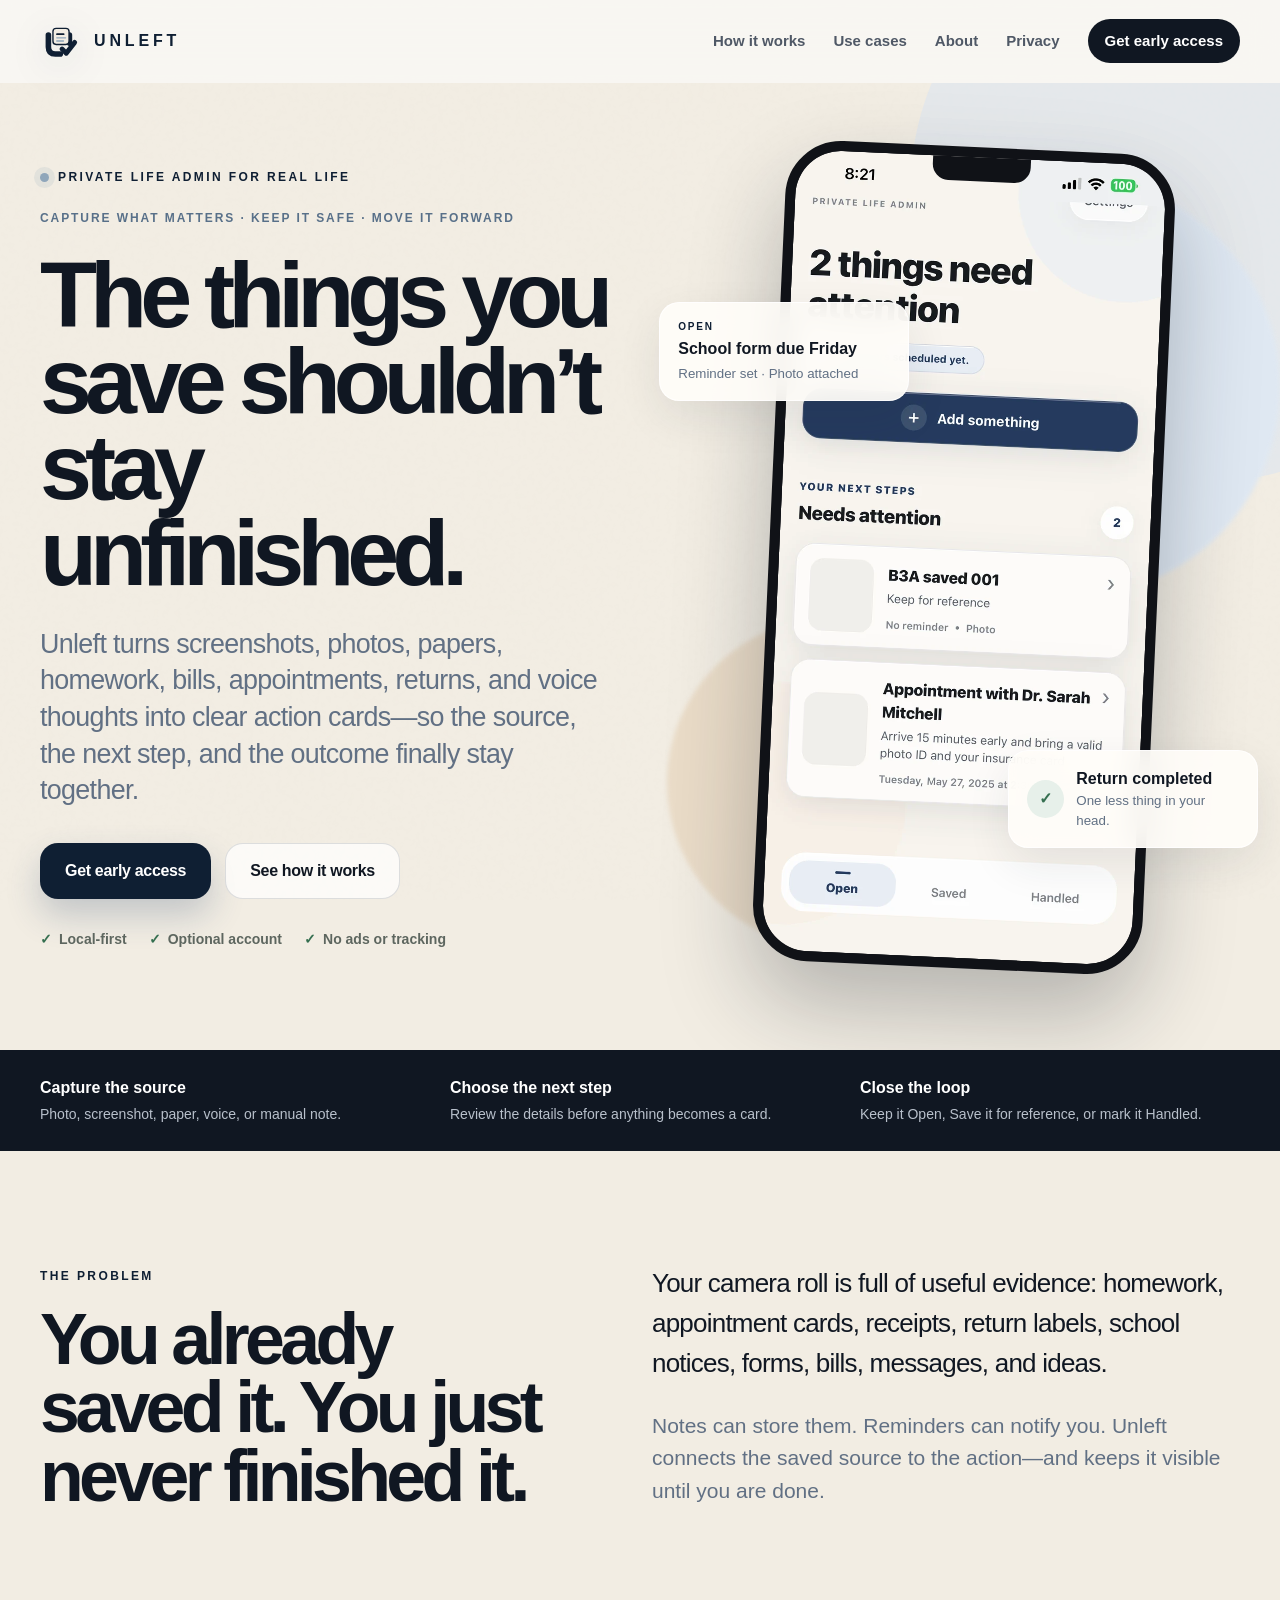
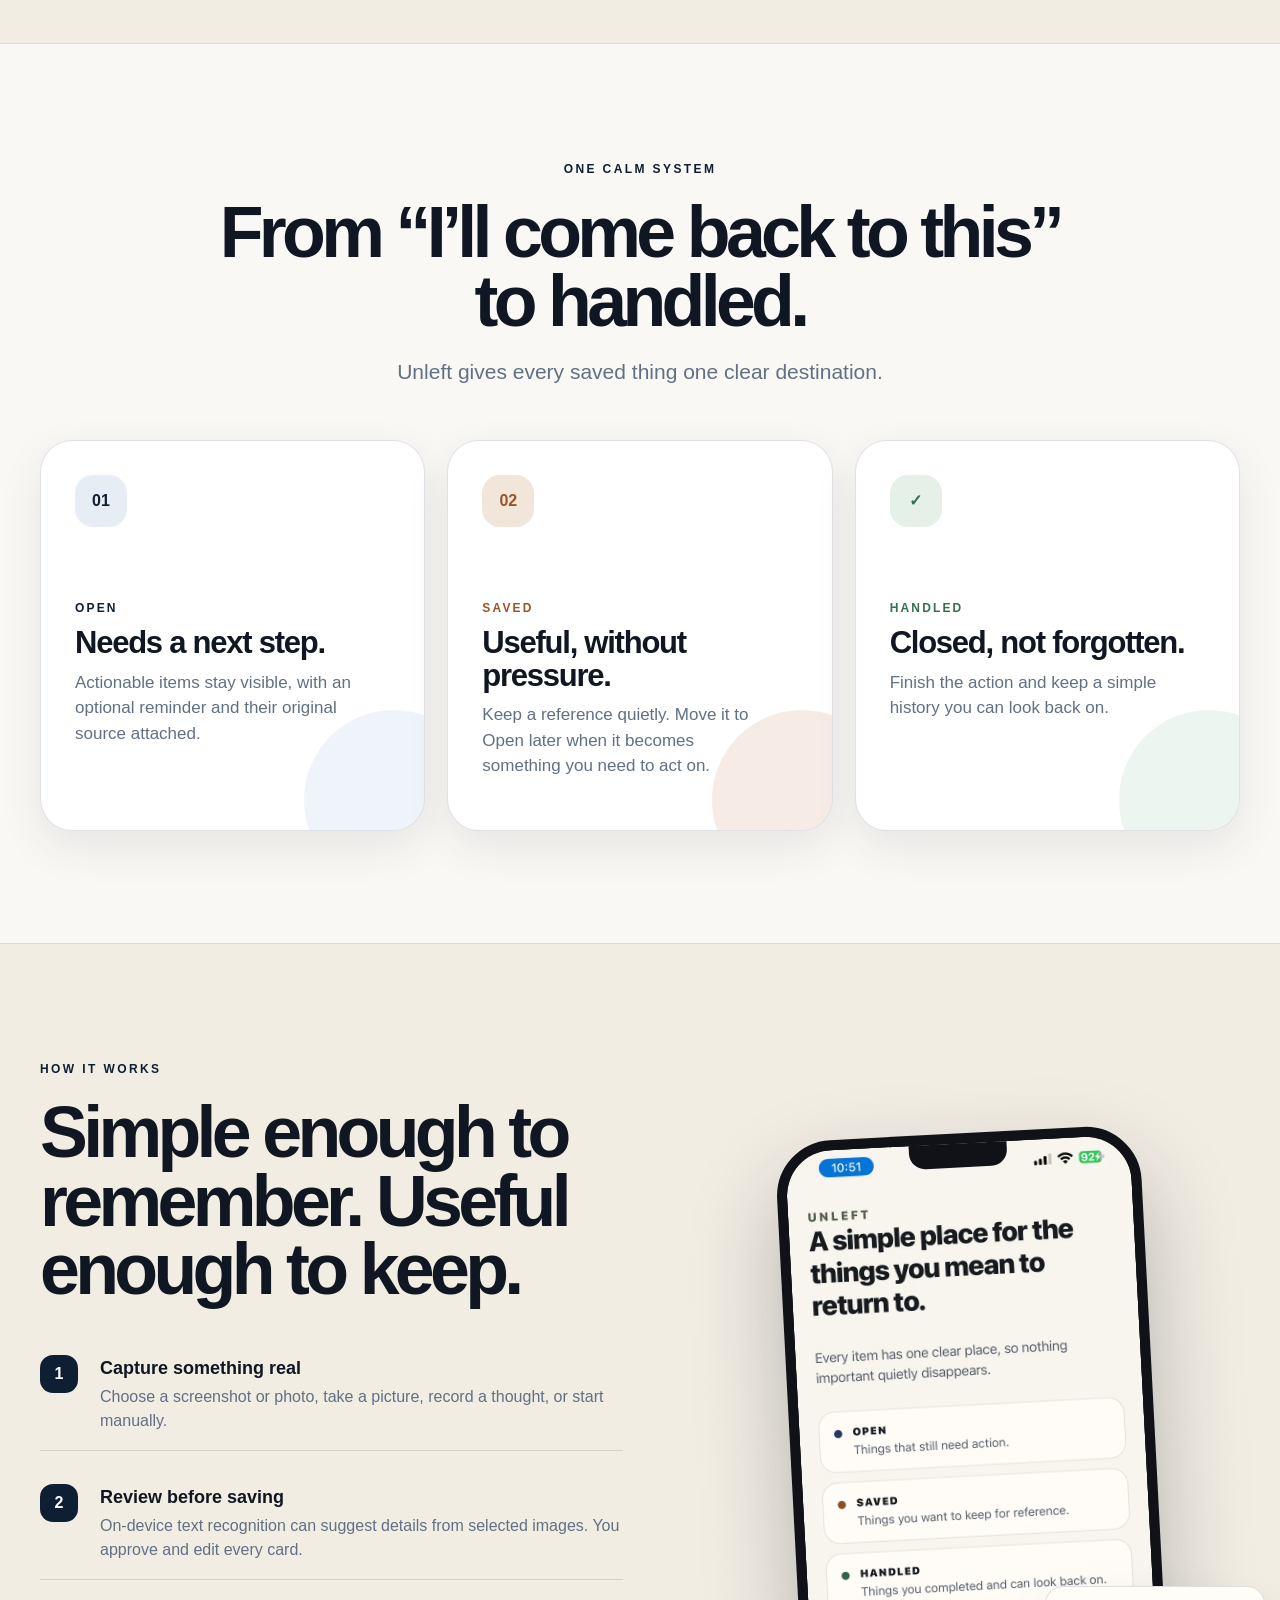
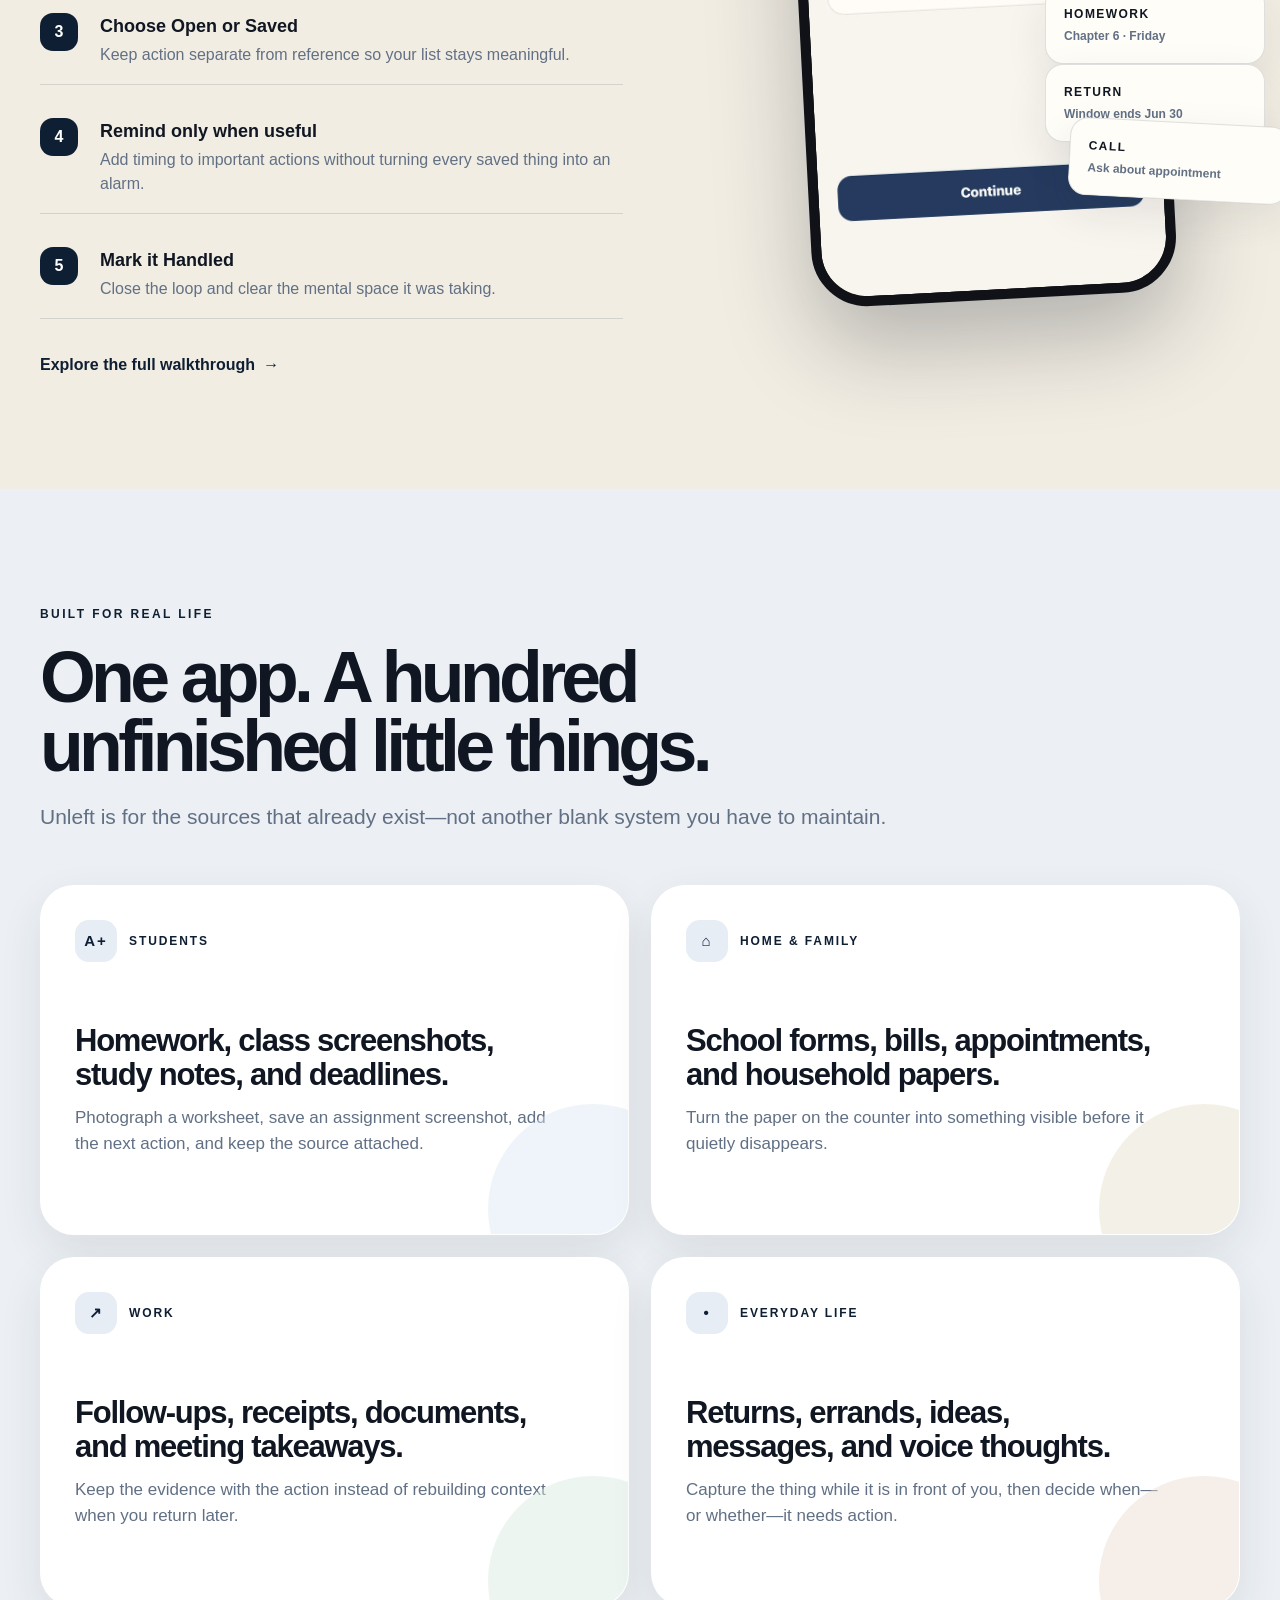
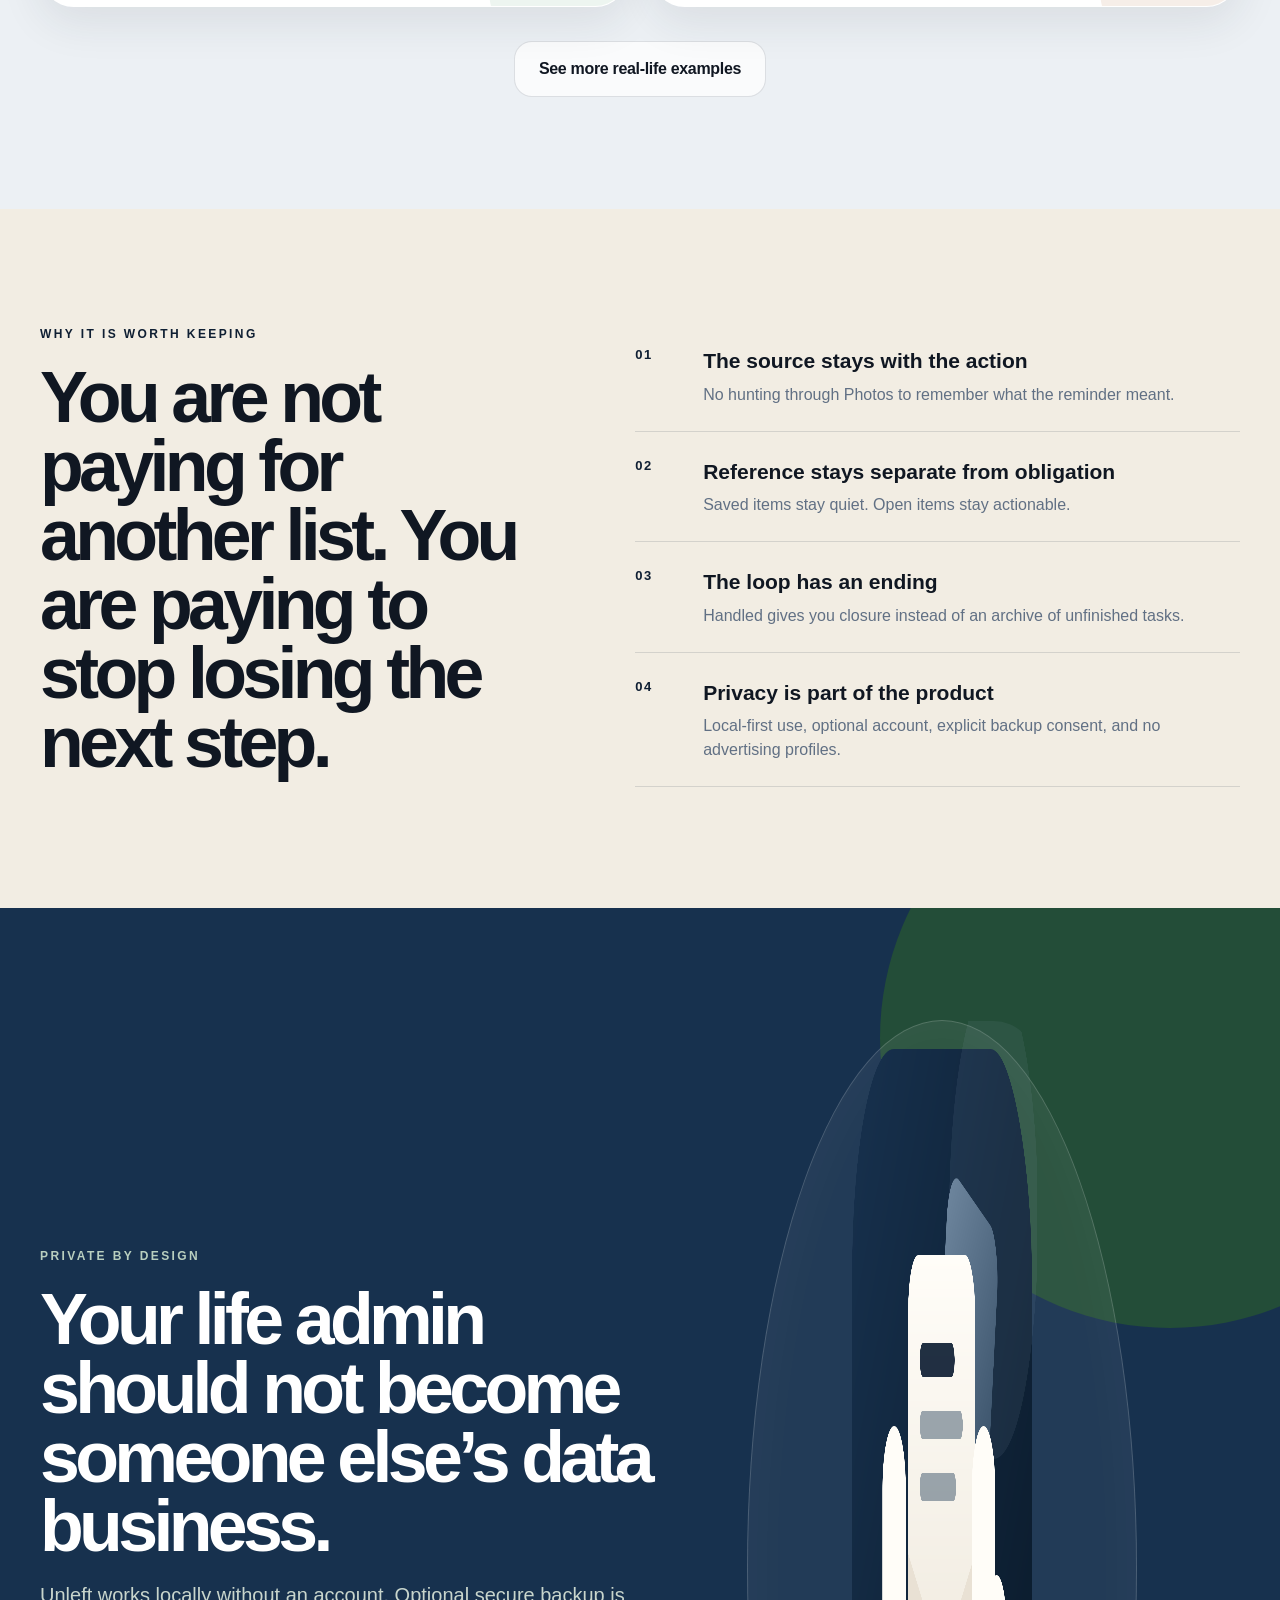
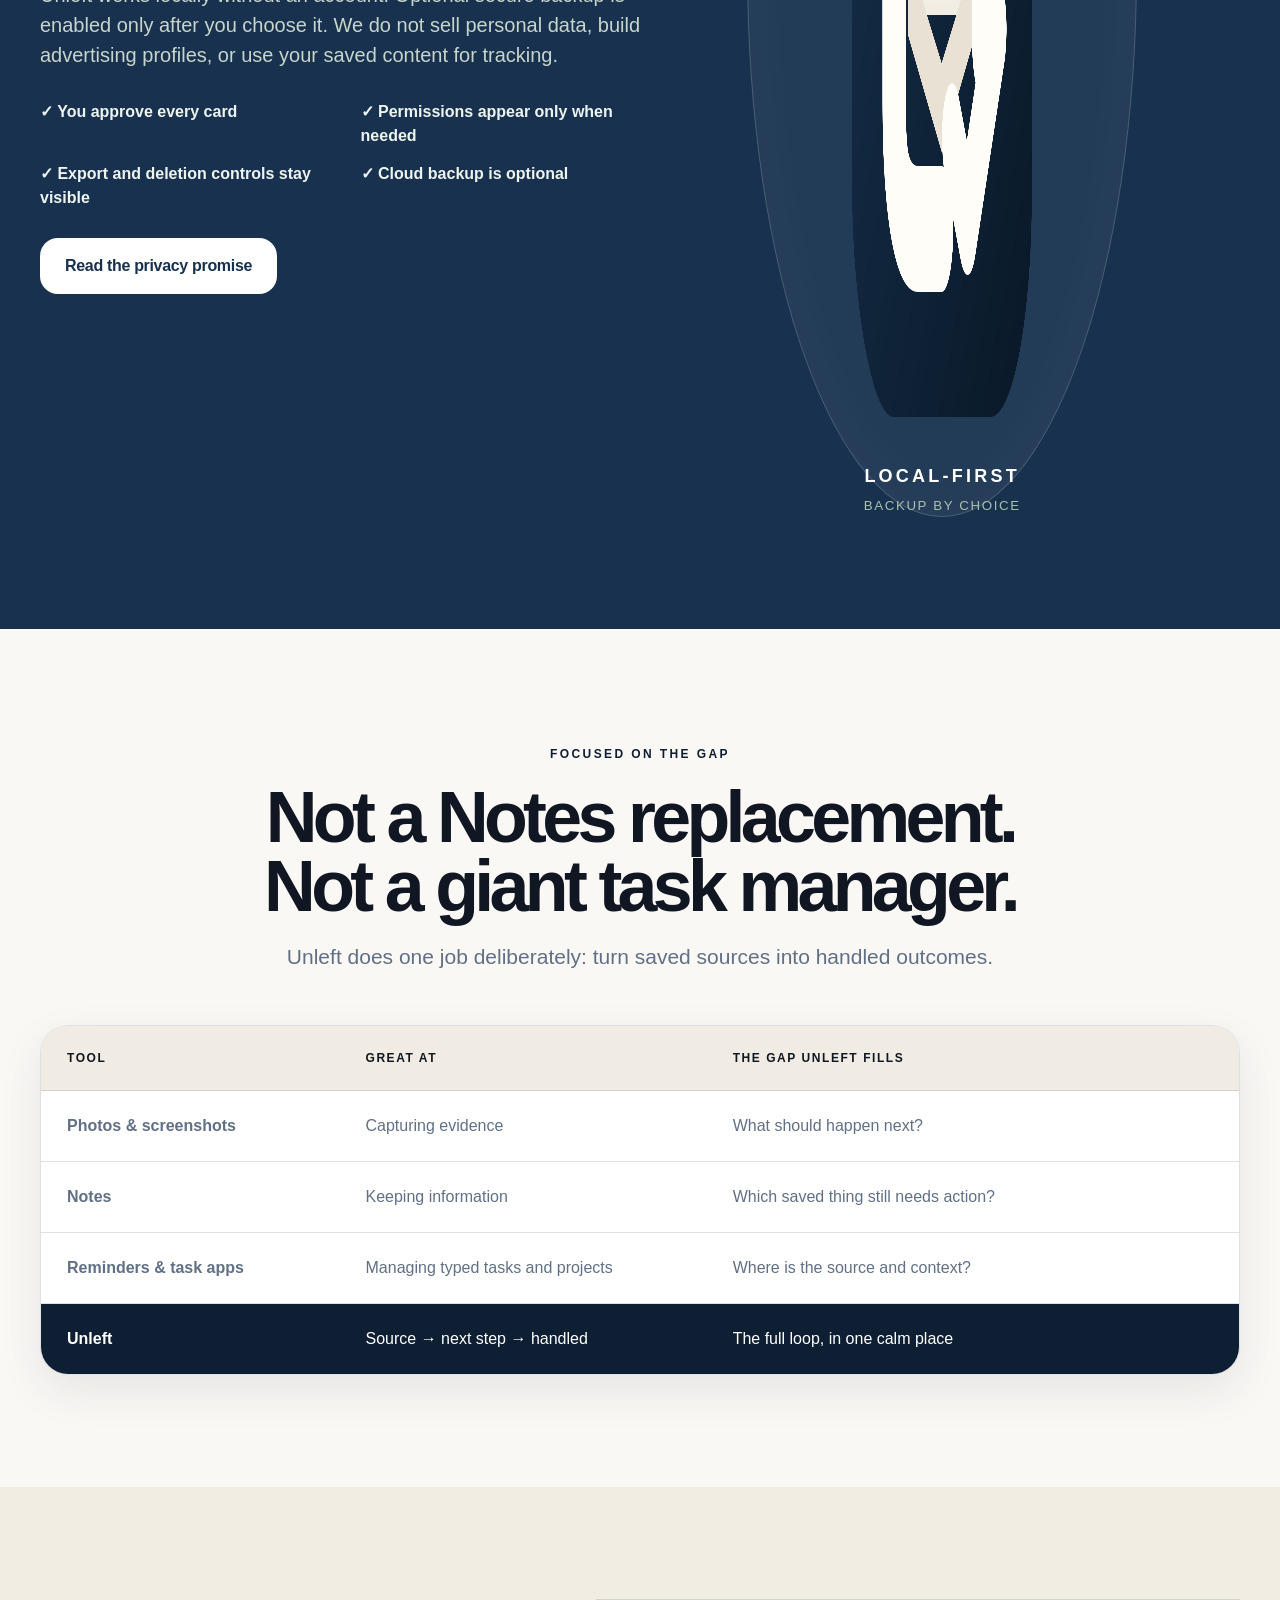
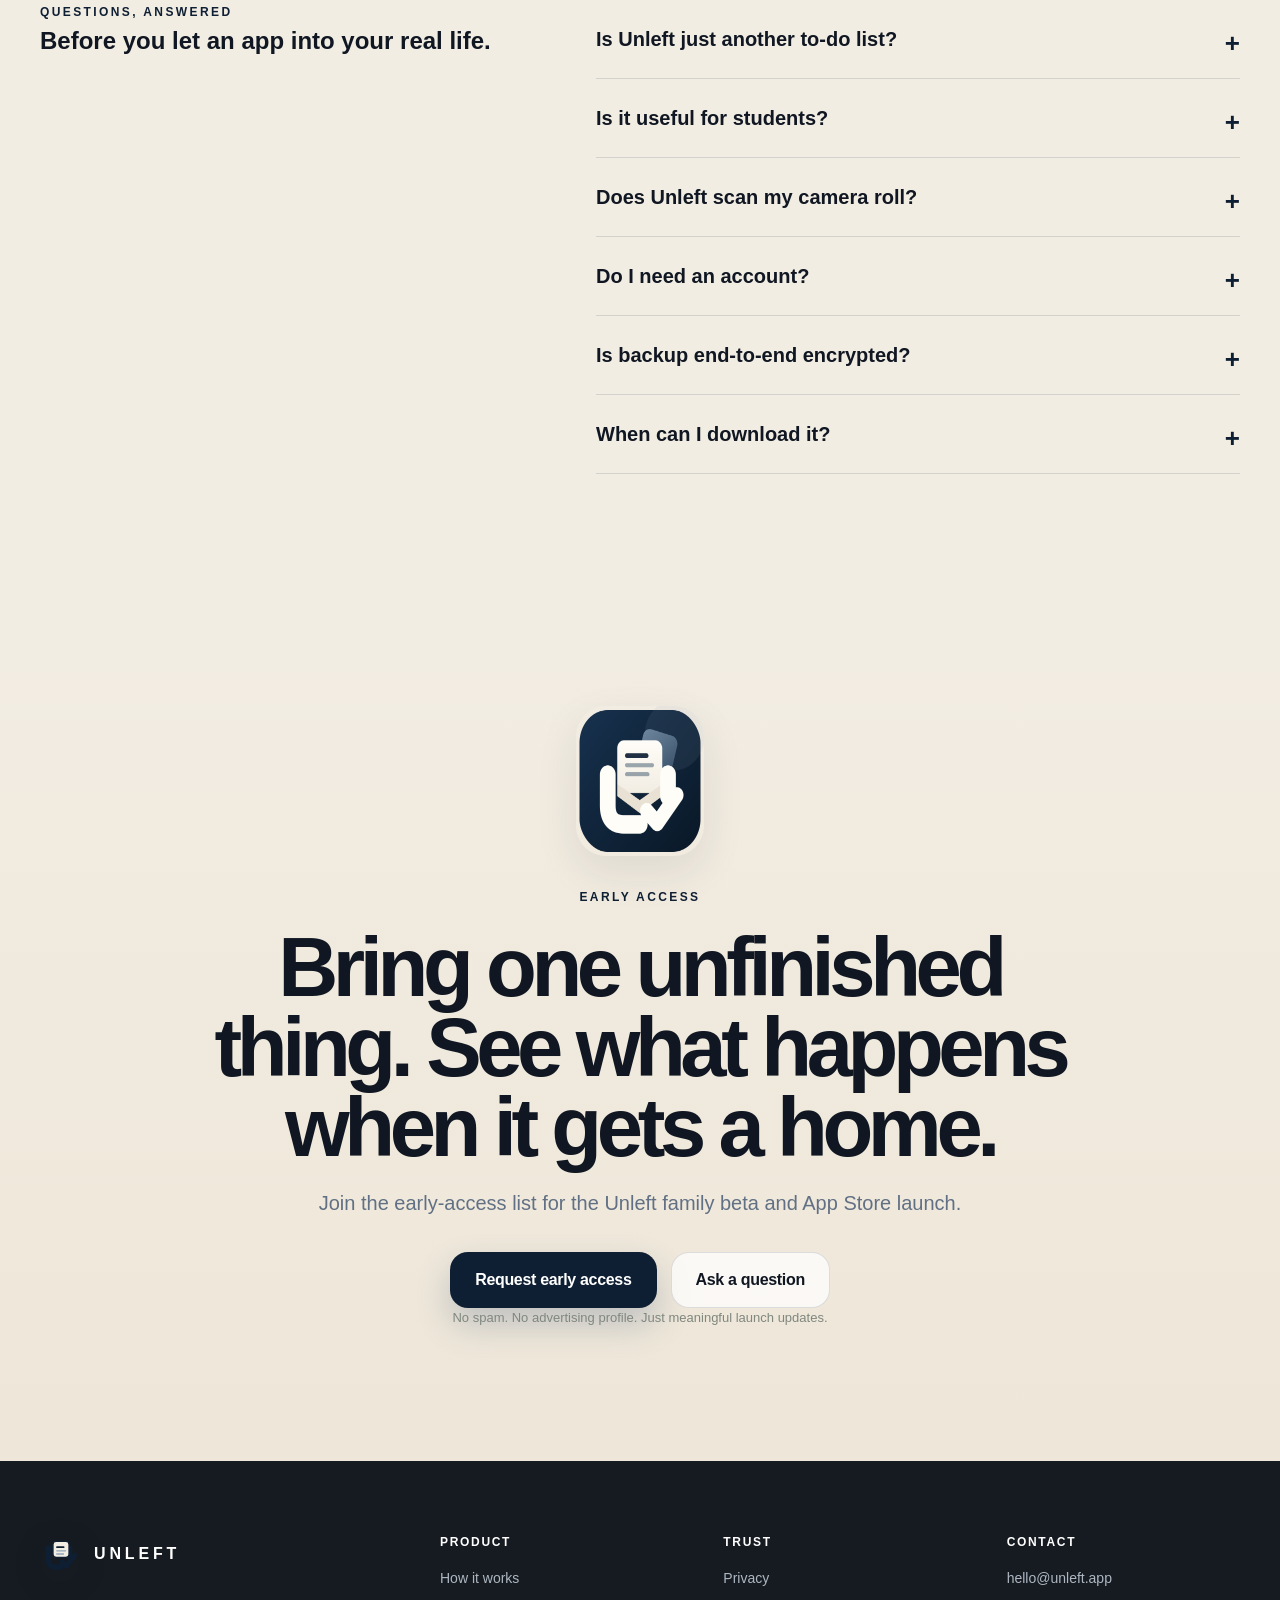
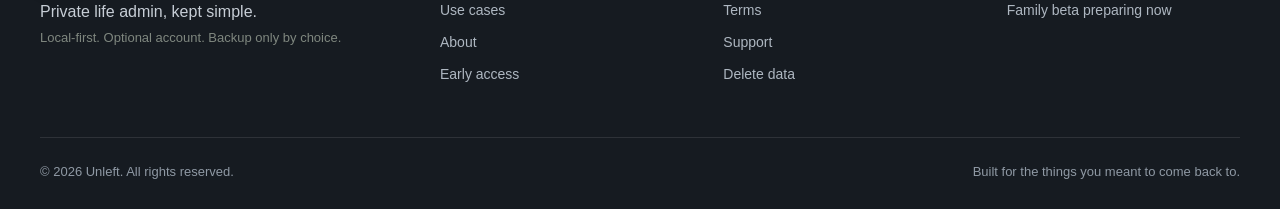
<file: index.html>
<!doctype html>
    <html lang="en">
    <head>
      <meta charset="utf-8" />
      <meta name="viewport" content="width=device-width, initial-scale=1" />
      <meta name="theme-color" content="#0F1F33" />
      <meta name="description" content="Turn screenshots, photos, papers, homework, bills, appointments, returns, and voice thoughts into private action cards you can review, remind, and handle." />
      <link rel="canonical" href="https://unleft.app/" />
      <meta property="og:type" content="website" />
      <meta property="og:site_name" content="Unleft" />
      <meta property="og:title" content="Unleft — Turn saved things into handled things" />
      <meta property="og:description" content="Turn screenshots, photos, papers, homework, bills, appointments, returns, and voice thoughts into private action cards you can review, remind, and handle." />
      <meta property="og:url" content="https://unleft.app/" />
      <meta property="og:image" content="https://unleft.app/assets/og-unleft.png" />
      <meta name="twitter:card" content="summary_large_image" />
      <meta name="twitter:title" content="Unleft — Turn saved things into handled things" />
      <meta name="twitter:description" content="Turn screenshots, photos, papers, homework, bills, appointments, returns, and voice thoughts into private action cards you can review, remind, and handle." />
      <meta name="twitter:image" content="https://unleft.app/assets/og-unleft.png" />
      <link rel="icon" type="image/png" sizes="32x32" href="assets/favicon-32.png" />
      <link rel="apple-touch-icon" href="assets/apple-touch-icon.png" />
      <link rel="manifest" href="site.webmanifest" />
      <link rel="stylesheet" href="styles.css" />
      <script type="application/ld+json">{"@context":"https://schema.org","@type":"SoftwareApplication","name":"Unleft","applicationCategory":"ProductivityApplication","operatingSystem":"iOS","description":"Unleft turns screenshots, photos, papers, homework, bills, appointments, returns, and voice thoughts into private action cards you can review, remind, and handle.","url":"https://unleft.app/","image":"https://unleft.app/assets/og-unleft.png","publisher":{"@type":"Organization","name":"Unleft","email":"hello@unleft.app"}}</script>
      <title>Unleft — Turn saved things into handled things</title>
    </head>
    <body>

<a class="skip-link" href="#main">Skip to content</a>
<header class="site-header" data-header>
  <div class="shell nav-shell">
    <a class="brand" href="index.html" aria-label="Unleft home">
      <img src="assets/unleft-mark.svg" width="42" height="42" alt="" />
      <span>UNLEFT</span>
    </a>
    <button class="menu-button" type="button" aria-expanded="false" aria-controls="site-nav" data-menu-button>
      <span></span><span></span><span></span><span class="sr-only">Open menu</span>
    </button>
    <nav id="site-nav" class="site-nav" aria-label="Primary" data-menu>
      <a href="how-it-works.html">How it works</a>
      <a href="use-cases.html">Use cases</a>
      <a href="about.html">About</a>
      <a href="privacy.html">Privacy</a>
      <a class="nav-cta" href="contact.html">Get early access</a>
    </nav>
  </div>
</header>

      <main id="main">
<section class="hero-section">
  <div class="shell hero-grid">
    <div class="hero-copy" data-reveal>
      <div class="eyebrow"><span class="pulse-dot"></span> Private life admin for real life</div>
      <div class="brand-promise">CAPTURE WHAT MATTERS · KEEP IT SAFE · MOVE IT FORWARD</div>
      <h1>The things you save shouldn’t stay unfinished.</h1>
      <p class="hero-lead">Unleft turns screenshots, photos, papers, homework, bills, appointments, returns, and voice thoughts into clear action cards—so the source, the next step, and the outcome finally stay together.</p>
      <div class="hero-actions">
        <a class="button button-primary" href="mailto:hello@unleft.app?subject=Unleft%20Early%20Access&body=Hi%20Unleft%20team%2C%0A%0AI%27d%20like%20early%20access%20to%20Unleft.%0A">Get early access</a>
        <a class="button button-secondary" href="how-it-works.html">See how it works</a>
      </div>
      <div class="trust-strip" aria-label="Product promises">
        <span>Local-first</span><span>Optional account</span><span>No ads or tracking</span>
      </div>
    </div>
    <div class="hero-visual" aria-label="Unleft app preview" data-reveal>
      <div class="ambient-orb orb-one"></div>
      <div class="ambient-orb orb-two"></div>
      <div class="phone-frame phone-main">
        <div class="phone-speaker"></div>
        <img src="assets/app-home.webp" width="720" height="1558" alt="Unleft Open screen showing two action cards" />
      </div>
      <div class="floating-card floating-open">
        <span class="mini-label">OPEN</span>
        <strong>School form due Friday</strong>
        <small>Reminder set · Photo attached</small>
      </div>
      <div class="floating-card floating-handled">
        <span class="handled-check">✓</span>
        <div><strong>Return completed</strong><small>One less thing in your head.</small></div>
      </div>
    </div>
  </div>
</section>

<section class="proof-band">
  <div class="shell proof-grid">
    <div><strong>Capture the source</strong><span>Photo, screenshot, paper, voice, or manual note.</span></div>
    <div><strong>Choose the next step</strong><span>Review the details before anything becomes a card.</span></div>
    <div><strong>Close the loop</strong><span>Keep it Open, Save it for reference, or mark it Handled.</span></div>
  </div>
</section>

<section class="section problem-section">
  <div class="shell split-heading">
    <div data-reveal>
      <span class="section-kicker">THE PROBLEM</span>
      <h2>You already saved it. You just never finished it.</h2>
    </div>
    <div class="large-copy" data-reveal>
      <p>Your camera roll is full of useful evidence: homework, appointment cards, receipts, return labels, school notices, forms, bills, messages, and ideas.</p>
      <p>Notes can store them. Reminders can notify you. Unleft connects the saved source to the action—and keeps it visible until you are done.</p>
    </div>
  </div>
</section>

<section class="section stage-section">
  <div class="shell">
    <div class="section-heading center" data-reveal>
      <span class="section-kicker">ONE CALM SYSTEM</span>
      <h2>From “I’ll come back to this” to handled.</h2>
      <p>Unleft gives every saved thing one clear destination.</p>
    </div>
    <div class="state-grid">
      <article class="state-card state-open" data-reveal>
        <div class="state-icon">01</div>
        <span class="state-name">OPEN</span>
        <h3>Needs a next step.</h3>
        <p>Actionable items stay visible, with an optional reminder and their original source attached.</p>
      </article>
      <article class="state-card state-saved" data-reveal>
        <div class="state-icon">02</div>
        <span class="state-name">SAVED</span>
        <h3>Useful, without pressure.</h3>
        <p>Keep a reference quietly. Move it to Open later when it becomes something you need to act on.</p>
      </article>
      <article class="state-card state-handled" data-reveal>
        <div class="state-icon">✓</div>
        <span class="state-name">HANDLED</span>
        <h3>Closed, not forgotten.</h3>
        <p>Finish the action and keep a simple history you can look back on.</p>
      </article>
    </div>
  </div>
</section>

<section class="section walkthrough-section">
  <div class="shell walkthrough-grid">
    <div class="walkthrough-copy" data-reveal>
      <span class="section-kicker">HOW IT WORKS</span>
      <h2>Simple enough to remember. Useful enough to keep.</h2>
      <ol class="step-list">
        <li><span>1</span><div><strong>Capture something real</strong><p>Choose a screenshot or photo, take a picture, record a thought, or start manually.</p></div></li>
        <li><span>2</span><div><strong>Review before saving</strong><p>On-device text recognition can suggest details from selected images. You approve and edit every card.</p></div></li>
        <li><span>3</span><div><strong>Choose Open or Saved</strong><p>Keep action separate from reference so your list stays meaningful.</p></div></li>
        <li><span>4</span><div><strong>Remind only when useful</strong><p>Add timing to important actions without turning every saved thing into an alarm.</p></div></li>
        <li><span>5</span><div><strong>Mark it Handled</strong><p>Close the loop and clear the mental space it was taking.</p></div></li>
      </ol>
      <a class="text-link" href="how-it-works.html">Explore the full walkthrough <span>→</span></a>
    </div>
    <div class="walkthrough-visual" data-reveal>
      <div class="phone-frame phone-secondary">
        <div class="phone-speaker"></div>
        <img src="assets/app-how-it-works.webp" width="720" height="1558" alt="Unleft introduction explaining Open, Saved, and Handled" />
      </div>
      <div class="source-stack" aria-hidden="true">
        <div class="source-paper">HOMEWORK<br><span>Chapter 6 · Friday</span></div>
        <div class="source-receipt">RETURN<br><span>Window ends Jun 30</span></div>
        <div class="source-note">CALL<br><span>Ask about appointment</span></div>
      </div>
    </div>
  </div>
</section>

<section class="section use-case-section">
  <div class="shell">
    <div class="section-heading" data-reveal>
      <span class="section-kicker">BUILT FOR REAL LIFE</span>
      <h2>One app. A hundred unfinished little things.</h2>
      <p>Unleft is for the sources that already exist—not another blank system you have to maintain.</p>
    </div>
    <div class="use-case-grid">
      <article class="use-case-card accent-student" data-reveal>
        <div class="use-case-top"><span class="use-icon">A+</span><span>STUDENTS</span></div>
        <h3>Homework, class screenshots, study notes, and deadlines.</h3>
        <p>Photograph a worksheet, save an assignment screenshot, add the next action, and keep the source attached.</p>
      </article>
      <article class="use-case-card accent-family" data-reveal>
        <div class="use-case-top"><span class="use-icon">⌂</span><span>HOME & FAMILY</span></div>
        <h3>School forms, bills, appointments, and household papers.</h3>
        <p>Turn the paper on the counter into something visible before it quietly disappears.</p>
      </article>
      <article class="use-case-card accent-work" data-reveal>
        <div class="use-case-top"><span class="use-icon">↗</span><span>WORK</span></div>
        <h3>Follow-ups, receipts, documents, and meeting takeaways.</h3>
        <p>Keep the evidence with the action instead of rebuilding context when you return later.</p>
      </article>
      <article class="use-case-card accent-life" data-reveal>
        <div class="use-case-top"><span class="use-icon">•</span><span>EVERYDAY LIFE</span></div>
        <h3>Returns, errands, ideas, messages, and voice thoughts.</h3>
        <p>Capture the thing while it is in front of you, then decide when—or whether—it needs action.</p>
      </article>
    </div>
    <div class="center-link"><a class="button button-secondary" href="use-cases.html">See more real-life examples</a></div>
  </div>
</section>

<section class="section why-pay-section">
  <div class="shell why-pay-grid">
    <div data-reveal>
      <span class="section-kicker">WHY IT IS WORTH KEEPING</span>
      <h2>You are not paying for another list. You are paying to stop losing the next step.</h2>
    </div>
    <div class="value-stack" data-reveal>
      <article><span>01</span><div><strong>The source stays with the action</strong><p>No hunting through Photos to remember what the reminder meant.</p></div></article>
      <article><span>02</span><div><strong>Reference stays separate from obligation</strong><p>Saved items stay quiet. Open items stay actionable.</p></div></article>
      <article><span>03</span><div><strong>The loop has an ending</strong><p>Handled gives you closure instead of an archive of unfinished tasks.</p></div></article>
      <article><span>04</span><div><strong>Privacy is part of the product</strong><p>Local-first use, optional account, explicit backup consent, and no advertising profiles.</p></div></article>
    </div>
  </div>
</section>

<section class="section privacy-feature">
  <div class="shell privacy-grid">
    <div class="privacy-copy" data-reveal>
      <span class="section-kicker light">PRIVATE BY DESIGN</span>
      <h2>Your life admin should not become someone else’s data business.</h2>
      <p>Unleft works locally without an account. Optional secure backup is enabled only after you choose it. We do not sell personal data, build advertising profiles, or use your saved content for tracking.</p>
      <div class="privacy-points">
        <span>✓ You approve every card</span>
        <span>✓ Permissions appear only when needed</span>
        <span>✓ Export and deletion controls stay visible</span>
        <span>✓ Cloud backup is optional</span>
      </div>
      <a class="button button-light" href="privacy.html">Read the privacy promise</a>
    </div>
    <div class="privacy-seal" aria-hidden="true" data-reveal>
      <img src="assets/app-icon.png" width="1024" height="1024" alt="" />
      <span>LOCAL-FIRST</span>
      <small>BACKUP BY CHOICE</small>
    </div>
  </div>
</section>

<section class="section comparison-section">
  <div class="shell">
    <div class="section-heading center" data-reveal>
      <span class="section-kicker">FOCUSED ON THE GAP</span>
      <h2>Not a Notes replacement. Not a giant task manager.</h2>
      <p>Unleft does one job deliberately: turn saved sources into handled outcomes.</p>
    </div>
    <div class="comparison-table" role="table" aria-label="How Unleft differs">
      <div class="comparison-row comparison-head" role="row"><div>Tool</div><div>Great at</div><div>The gap Unleft fills</div></div>
      <div class="comparison-row" role="row"><div><strong>Photos & screenshots</strong></div><div>Capturing evidence</div><div>What should happen next?</div></div>
      <div class="comparison-row" role="row"><div><strong>Notes</strong></div><div>Keeping information</div><div>Which saved thing still needs action?</div></div>
      <div class="comparison-row" role="row"><div><strong>Reminders & task apps</strong></div><div>Managing typed tasks and projects</div><div>Where is the source and context?</div></div>
      <div class="comparison-row comparison-highlight" role="row"><div><strong>Unleft</strong></div><div>Source → next step → handled</div><div>The full loop, in one calm place</div></div>
    </div>
  </div>
</section>

<section class="section faq-section">
  <div class="shell faq-grid">
    <div data-reveal>
      <span class="section-kicker">QUESTIONS, ANSWERED</span>
      <h2>Before you let an app into your real life.</h2>
    </div>
    <div class="faq-list" data-reveal>
      <details><summary>Is Unleft just another to-do list?</summary><p>No. Traditional task apps begin with a task. Unleft often begins with the real source—a screenshot, paper, photo, or voice thought—and helps you decide whether it needs action, reference, a reminder, or closure.</p></details>
      <details><summary>Is it useful for students?</summary><p>Yes. Students can capture homework sheets, assignment screenshots, class notes, permission forms, and deadlines while keeping the original source attached to the card.</p></details>
      <details><summary>Does Unleft scan my camera roll?</summary><p>No. You choose the specific photo, screenshot, camera capture, shared image, or voice note used for a card. Nothing becomes a card without your review and approval.</p></details>
      <details><summary>Do I need an account?</summary><p>No. The core app is local-first. An account is optional and is used for features such as private backup and recovery.</p></details>
      <details><summary>Is backup end-to-end encrypted?</summary><p>Not currently. Optional backup is authenticated and access-controlled, but we do not claim end-to-end encryption. The local-first mode remains available without enabling cloud backup.</p></details>
      <details><summary>When can I download it?</summary><p>Unleft is preparing for a private family TestFlight beta, followed by a broader App Store launch after reliability, security, accessibility, and performance gates are complete.</p></details>
    </div>
  </div>
</section>

<section class="final-cta">
  <div class="shell final-cta-inner" data-reveal>
    <img src="assets/app-icon.png" width="150" height="150" alt="Unleft app icon" />
    <span class="section-kicker">EARLY ACCESS</span>
    <h2>Bring one unfinished thing. See what happens when it gets a home.</h2>
    <p>Join the early-access list for the Unleft family beta and App Store launch.</p>
    <div class="hero-actions center-actions">
      <a class="button button-primary" href="mailto:hello@unleft.app?subject=Unleft%20Early%20Access&body=Hi%20Unleft%20team%2C%0A%0AI%27d%20like%20early%20access%20to%20Unleft.%0A">Request early access</a>
      <a class="button button-secondary" href="mailto:hello@unleft.app?subject=Unleft%20Question">Ask a question</a>
    </div>
    <p class="microcopy">No spam. No advertising profile. Just meaningful launch updates.</p>
  </div>
</section>
</main>

<footer class="site-footer">
  <div class="shell footer-grid">
    <div>
      <a class="brand footer-brand" href="index.html">
        <img src="assets/unleft-mark.svg" width="42" height="42" alt="" />
        <span>UNLEFT</span>
      </a>
      <p class="footer-tagline">Private life admin, kept simple.</p>
      <p class="microcopy">Local-first. Optional account. Backup only by choice.</p>
    </div>
    <div class="footer-column">
      <strong>Product</strong>
      <a href="how-it-works.html">How it works</a>
      <a href="use-cases.html">Use cases</a>
      <a href="about.html">About</a>
      <a href="contact.html">Early access</a>
    </div>
    <div class="footer-column">
      <strong>Trust</strong>
      <a href="privacy.html">Privacy</a>
      <a href="terms.html">Terms</a>
      <a href="support.html">Support</a>
      <a href="delete-data.html">Delete data</a>
    </div>
    <div class="footer-column">
      <strong>Contact</strong>
      <a href="mailto:hello@unleft.app">hello@unleft.app</a>
      <span>Family beta preparing now</span>
    </div>
  </div>
  <div class="shell footer-bottom">
    <span>© 2026 Unleft. All rights reserved.</span>
    <span>Built for the things you meant to come back to.</span>
  </div>
</footer>
<script src="app.js" defer></script>

    </body>
    </html>
</file>
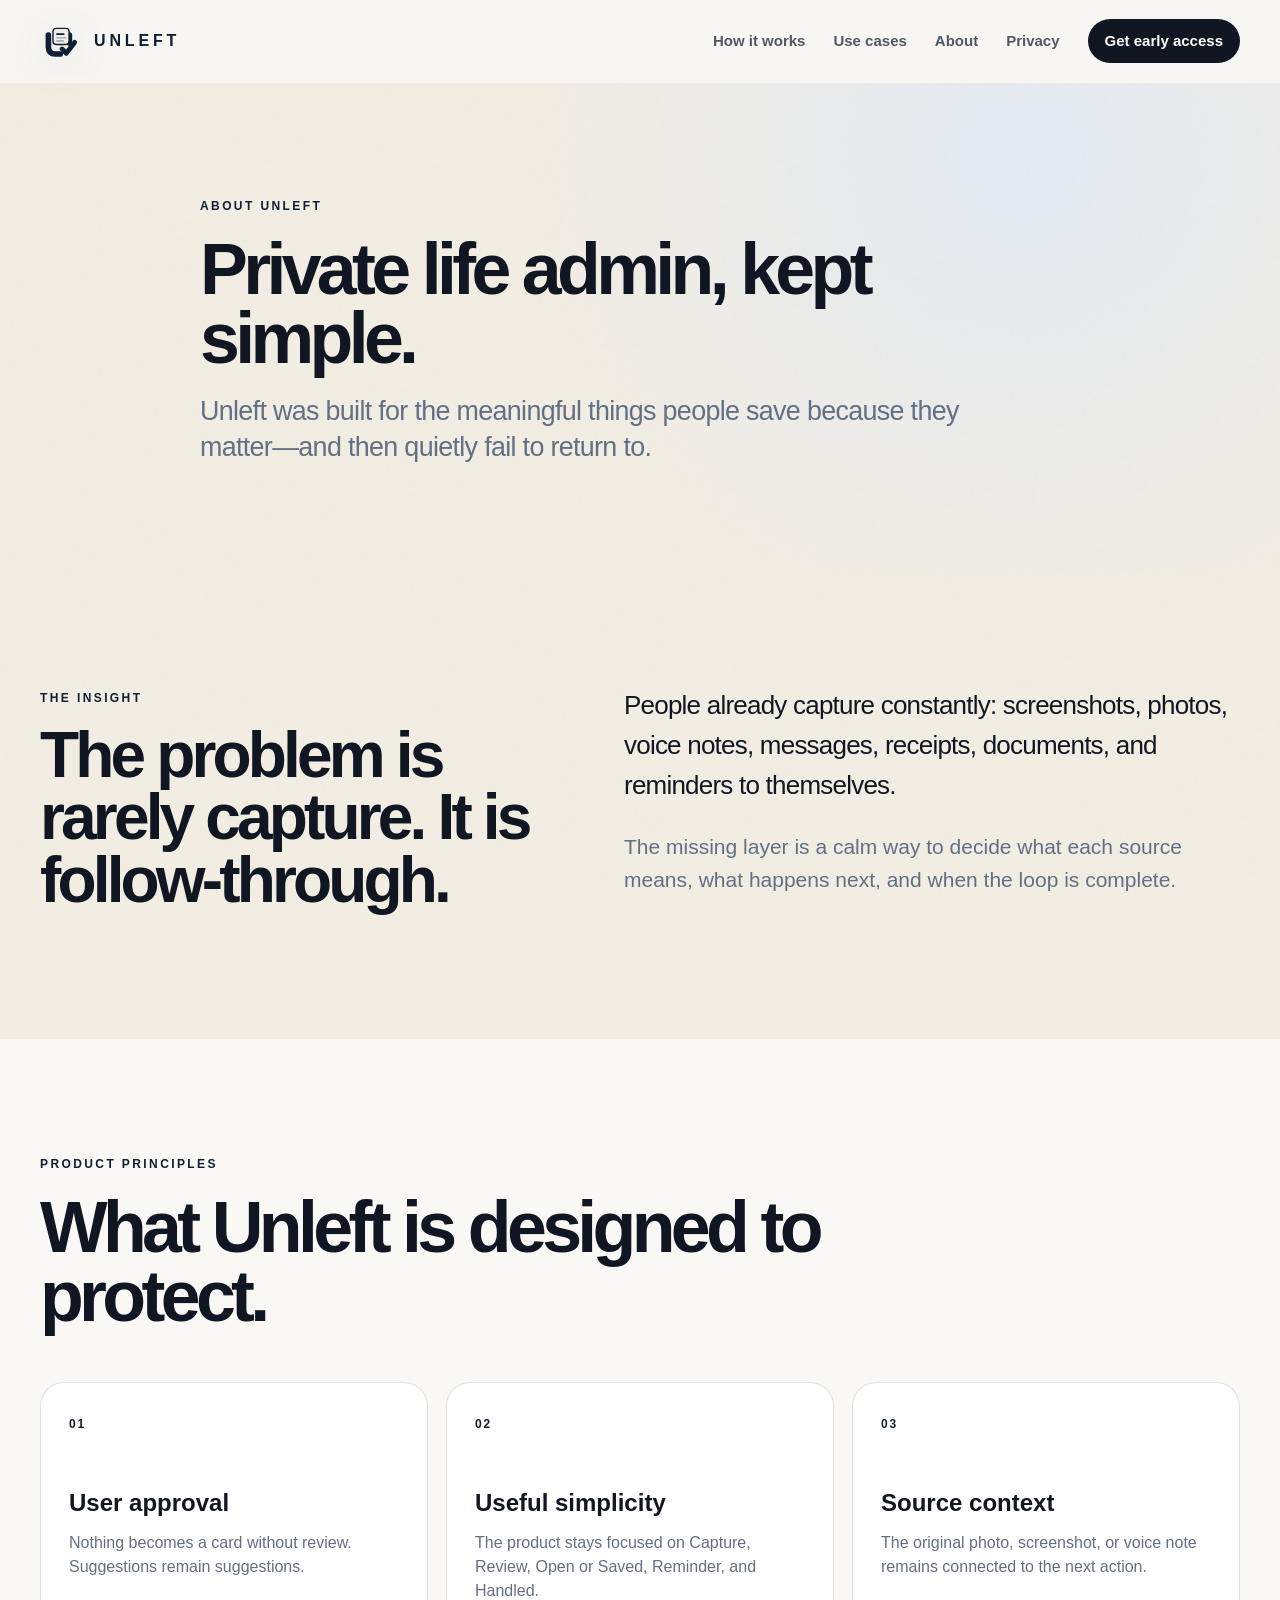
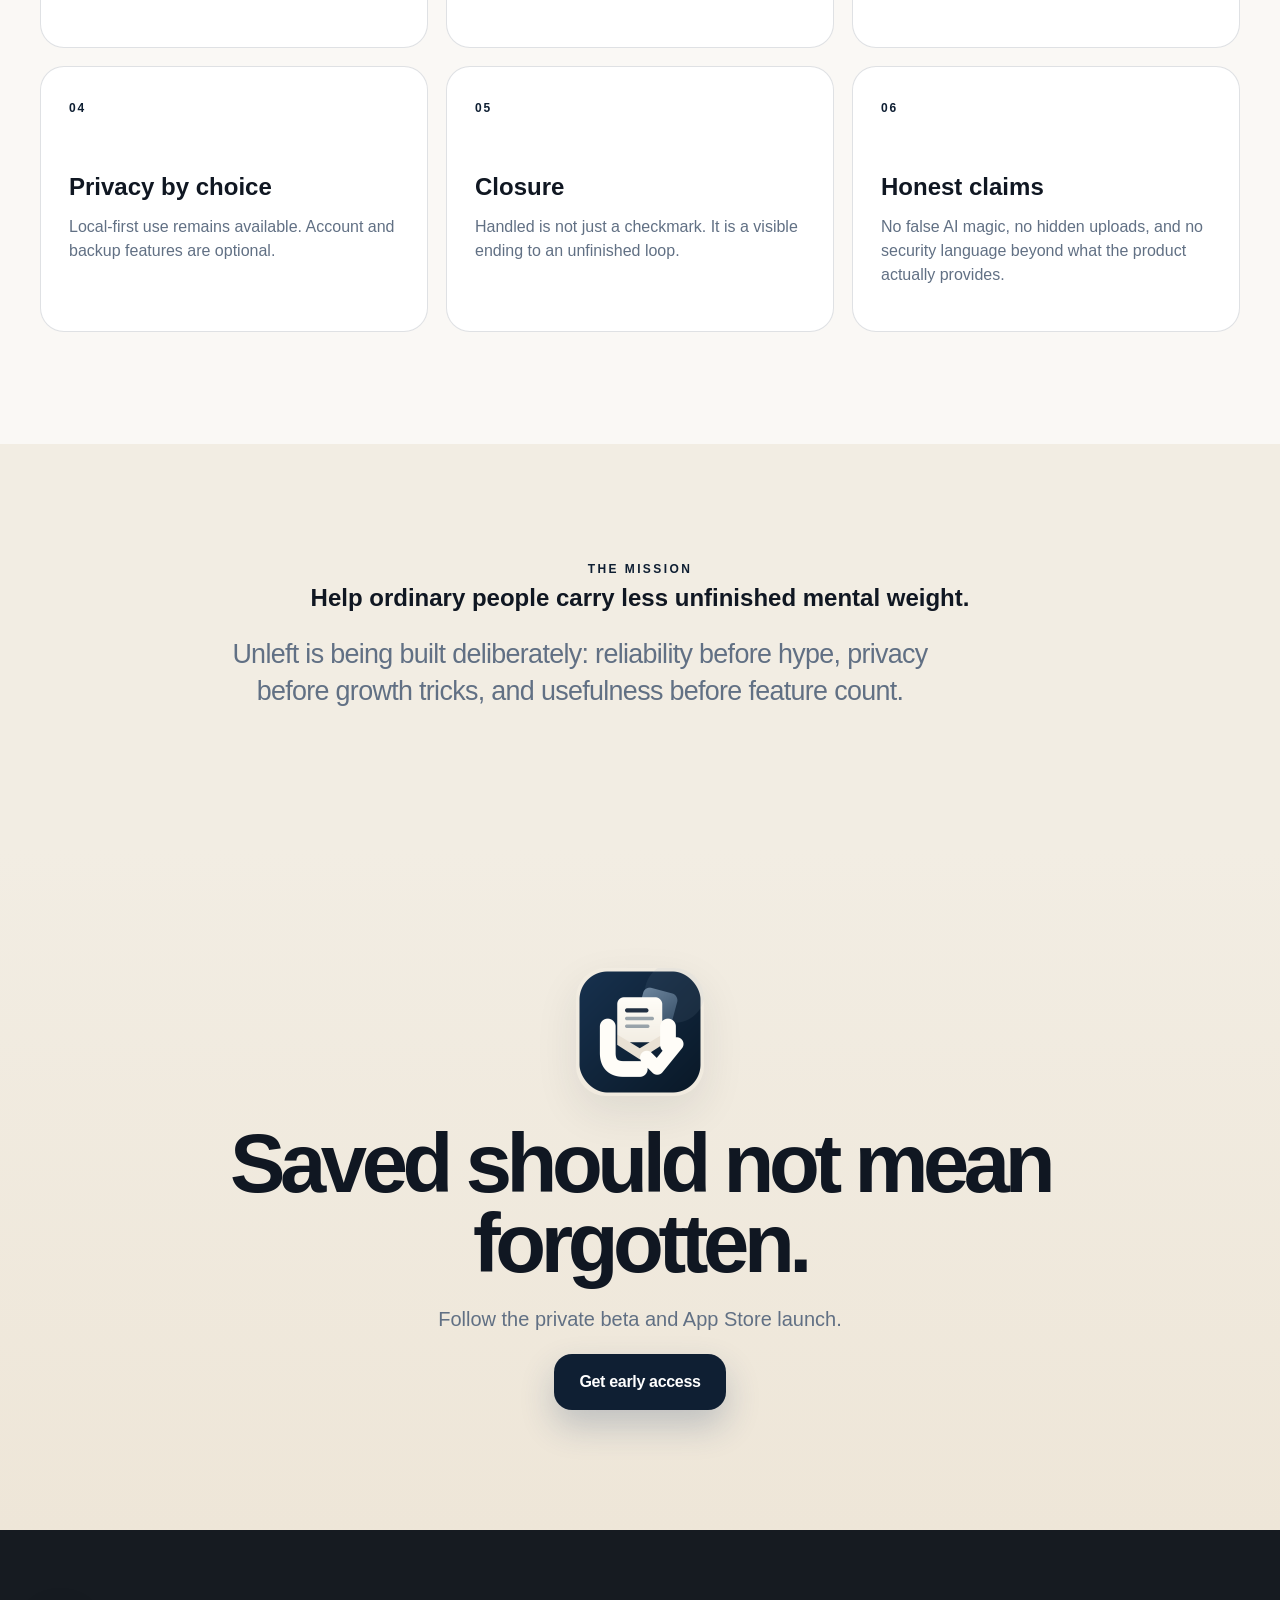
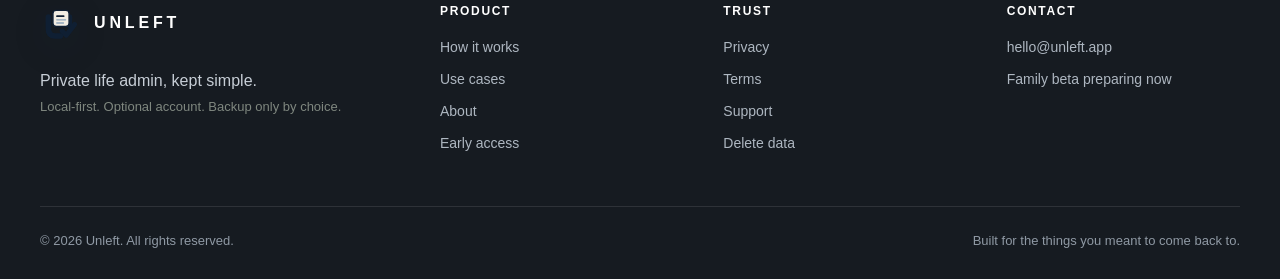
<file: about.html>
<!doctype html>
    <html lang="en">
    <head>
      <meta charset="utf-8" />
      <meta name="viewport" content="width=device-width, initial-scale=1" />
      <meta name="theme-color" content="#0F1F33" />
      <meta name="description" content="Learn why Unleft exists, the product principles behind it, and the mission to turn saved things into handled outcomes." />
      <link rel="canonical" href="https://unleft.app/about.html" />
      <meta property="og:type" content="website" />
      <meta property="og:site_name" content="Unleft" />
      <meta property="og:title" content="About Unleft — Private Life Admin, Kept Simple" />
      <meta property="og:description" content="Learn why Unleft exists, the product principles behind it, and the mission to turn saved things into handled outcomes." />
      <meta property="og:url" content="https://unleft.app/about.html" />
      <meta property="og:image" content="https://unleft.app/assets/og-unleft.png" />
      <meta name="twitter:card" content="summary_large_image" />
      <meta name="twitter:title" content="About Unleft — Private Life Admin, Kept Simple" />
      <meta name="twitter:description" content="Learn why Unleft exists, the product principles behind it, and the mission to turn saved things into handled outcomes." />
      <meta name="twitter:image" content="https://unleft.app/assets/og-unleft.png" />
      <link rel="icon" type="image/png" sizes="32x32" href="assets/favicon-32.png" />
      <link rel="apple-touch-icon" href="assets/apple-touch-icon.png" />
      <link rel="manifest" href="site.webmanifest" />
      <link rel="stylesheet" href="styles.css" />

      <title>About Unleft — Private Life Admin, Kept Simple</title>
    </head>
    <body>

<a class="skip-link" href="#main">Skip to content</a>
<header class="site-header" data-header>
  <div class="shell nav-shell">
    <a class="brand" href="index.html" aria-label="Unleft home">
      <img src="assets/unleft-mark.svg" width="42" height="42" alt="" />
      <span>UNLEFT</span>
    </a>
    <button class="menu-button" type="button" aria-expanded="false" aria-controls="site-nav" data-menu-button>
      <span></span><span></span><span></span><span class="sr-only">Open menu</span>
    </button>
    <nav id="site-nav" class="site-nav" aria-label="Primary" data-menu>
      <a href="how-it-works.html">How it works</a>
      <a href="use-cases.html">Use cases</a>
      <a href="about.html">About</a>
      <a href="privacy.html">Privacy</a>
      <a class="nav-cta" href="contact.html">Get early access</a>
    </nav>
  </div>
</header>

      <main id="main">
<section class="page-hero compact-hero"><div class="shell narrow" data-reveal><span class="section-kicker">ABOUT UNLEFT</span><h1>Private life admin, kept simple.</h1><p class="hero-lead">Unleft was built for the meaningful things people save because they matter—and then quietly fail to return to.</p></div></section>
<section class="section story-section"><div class="shell story-grid"><div data-reveal><span class="section-kicker">THE INSIGHT</span><h2>The problem is rarely capture. It is follow-through.</h2></div><div class="large-copy" data-reveal><p>People already capture constantly: screenshots, photos, voice notes, messages, receipts, documents, and reminders to themselves.</p><p>The missing layer is a calm way to decide what each source means, what happens next, and when the loop is complete.</p></div></div></section>
<section class="section principles-section"><div class="shell"><div class="section-heading" data-reveal><span class="section-kicker">PRODUCT PRINCIPLES</span><h2>What Unleft is designed to protect.</h2></div><div class="principle-grid"><article data-reveal><span>01</span><h3>User approval</h3><p>Nothing becomes a card without review. Suggestions remain suggestions.</p></article><article data-reveal><span>02</span><h3>Useful simplicity</h3><p>The product stays focused on Capture, Review, Open or Saved, Reminder, and Handled.</p></article><article data-reveal><span>03</span><h3>Source context</h3><p>The original photo, screenshot, or voice note remains connected to the next action.</p></article><article data-reveal><span>04</span><h3>Privacy by choice</h3><p>Local-first use remains available. Account and backup features are optional.</p></article><article data-reveal><span>05</span><h3>Closure</h3><p>Handled is not just a checkmark. It is a visible ending to an unfinished loop.</p></article><article data-reveal><span>06</span><h3>Honest claims</h3><p>No false AI magic, no hidden uploads, and no security language beyond what the product actually provides.</p></article></div></div></section>
<section class="section founder-note"><div class="shell narrow" data-reveal><span class="section-kicker">THE MISSION</span><h2>Help ordinary people carry less unfinished mental weight.</h2><p class="hero-lead">Unleft is being built deliberately: reliability before hype, privacy before growth tricks, and usefulness before feature count.</p></div></section>
<section class="final-cta"><div class="shell final-cta-inner" data-reveal><img src="assets/app-icon.png" alt="Unleft app icon" /><h2>Saved should not mean forgotten.</h2><p>Follow the private beta and App Store launch.</p><a class="button button-primary" href="mailto:hello@unleft.app?subject=Unleft%20Early%20Access">Get early access</a></div></section>
</main>

<footer class="site-footer">
  <div class="shell footer-grid">
    <div>
      <a class="brand footer-brand" href="index.html">
        <img src="assets/unleft-mark.svg" width="42" height="42" alt="" />
        <span>UNLEFT</span>
      </a>
      <p class="footer-tagline">Private life admin, kept simple.</p>
      <p class="microcopy">Local-first. Optional account. Backup only by choice.</p>
    </div>
    <div class="footer-column">
      <strong>Product</strong>
      <a href="how-it-works.html">How it works</a>
      <a href="use-cases.html">Use cases</a>
      <a href="about.html">About</a>
      <a href="contact.html">Early access</a>
    </div>
    <div class="footer-column">
      <strong>Trust</strong>
      <a href="privacy.html">Privacy</a>
      <a href="terms.html">Terms</a>
      <a href="support.html">Support</a>
      <a href="delete-data.html">Delete data</a>
    </div>
    <div class="footer-column">
      <strong>Contact</strong>
      <a href="mailto:hello@unleft.app">hello@unleft.app</a>
      <span>Family beta preparing now</span>
    </div>
  </div>
  <div class="shell footer-bottom">
    <span>© 2026 Unleft. All rights reserved.</span>
    <span>Built for the things you meant to come back to.</span>
  </div>
</footer>
<script src="app.js" defer></script>

    </body>
    </html>
</file>
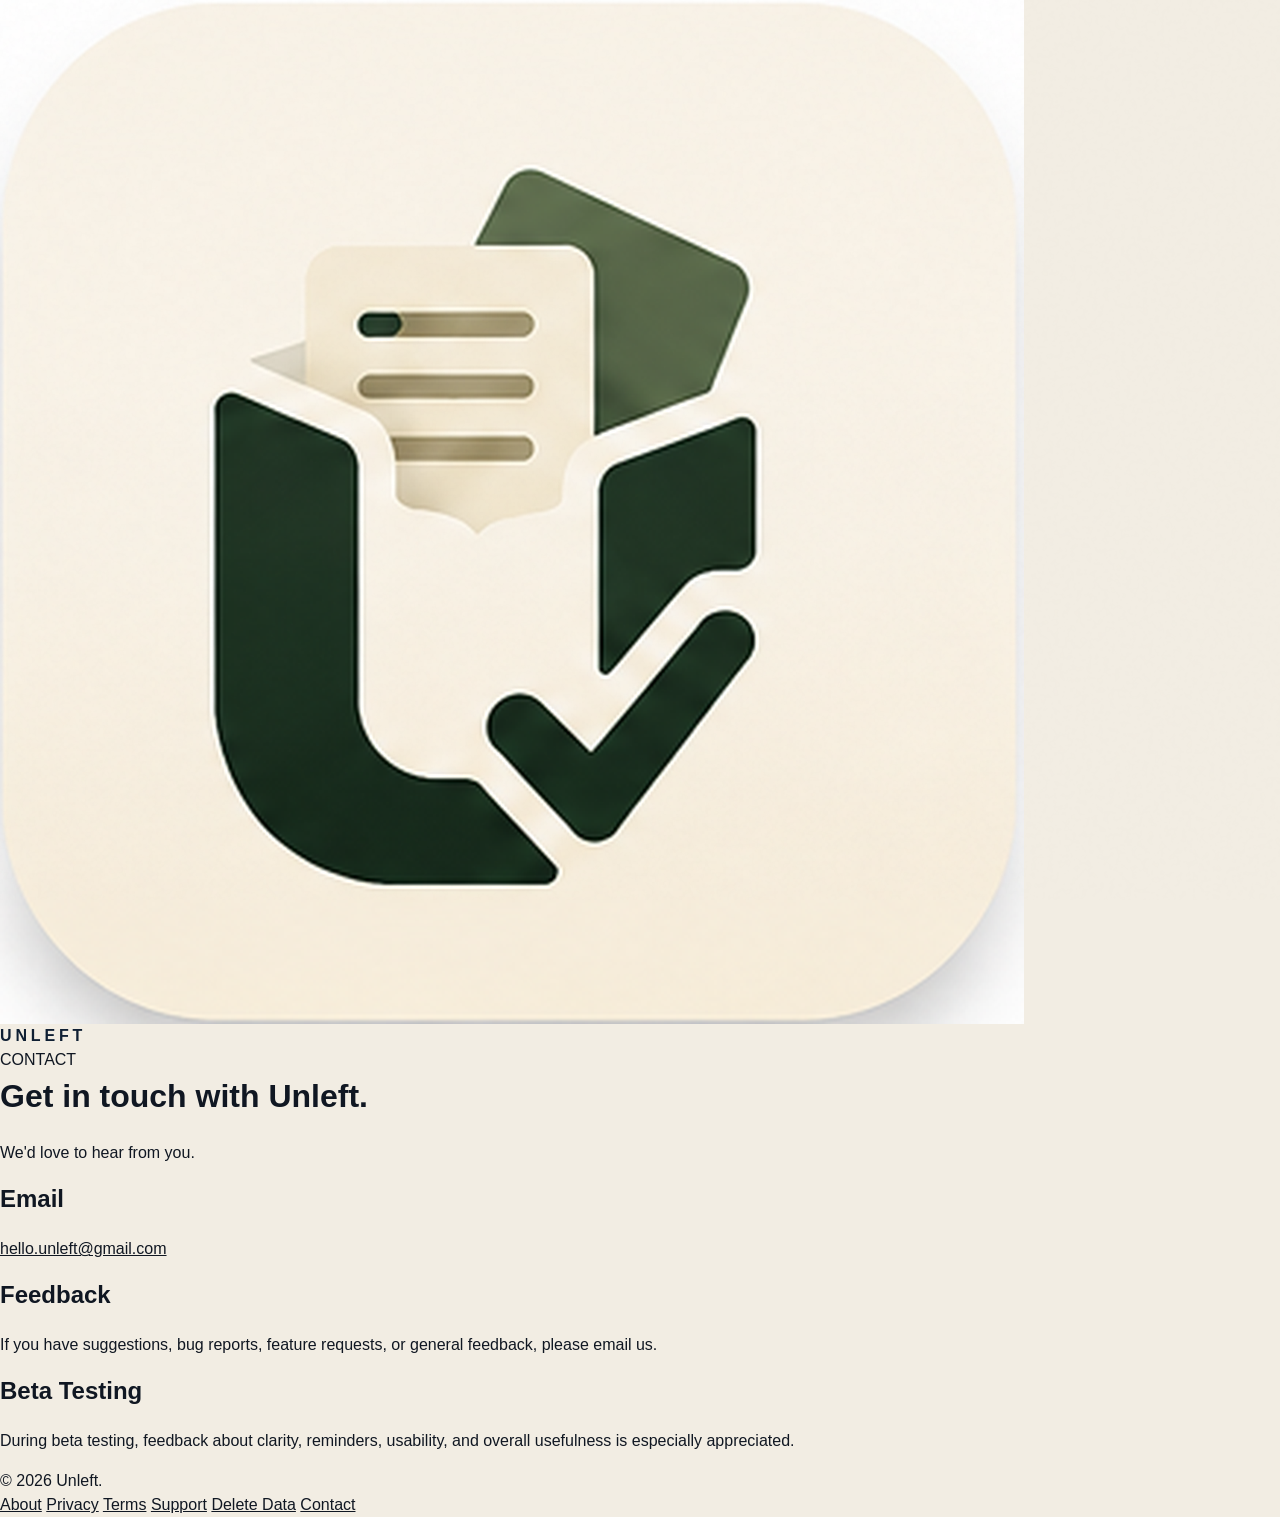
<file: contact.html>
<!DOCTYPE html>
<html lang="en">
<head>
  <meta charset="UTF-8" />
  <meta name="viewport" content="width=device-width, initial-scale=1.0" />
  <title>Contact — Unleft</title>
  <link rel="stylesheet" href="styles.css" />
  <link rel="icon" type="image/png" href="assets/favicon.png" />
</head>

<body>
  <header class="container nav">
    <a class="brand-wrap" href="index.html">
        <img class="logo" src="./assets/logo.png" alt="Unleft logo" />
        <span class="brand">UNLEFT</span>
      </a>
    </nav>
  </header>

  <main class="container legal">
    <div class="kicker">CONTACT</div>

    <h1>Get in touch with Unleft.</h1>

    <p>
      We'd love to hear from you.
    </p>

    <h2>Email</h2>

    <p>
        <a href="mailto:hello.unleft@gmail.com">hello.unleft@gmail.com</a>
    </p>

    <h2>Feedback</h2>

    <p>
      If you have suggestions, bug reports, feature requests, or general feedback, please email us.
    </p>

    <h2>Beta Testing</h2>

    <p>
      During beta testing, feedback about clarity, reminders, usability, and overall usefulness is especially appreciated.
    </p>
  </main>

  <footer class="container footer">
    <div>© 2026 Unleft.</div>

    <a href="about.html">About</a>
<a href="privacy.html">Privacy</a>
<a href="terms.html">Terms</a>
<a href="support.html">Support</a>
<a href="delete-data.html">Delete Data</a>
<a href="contact.html">Contact</a>
  </footer>
</body>
</html>
</file>
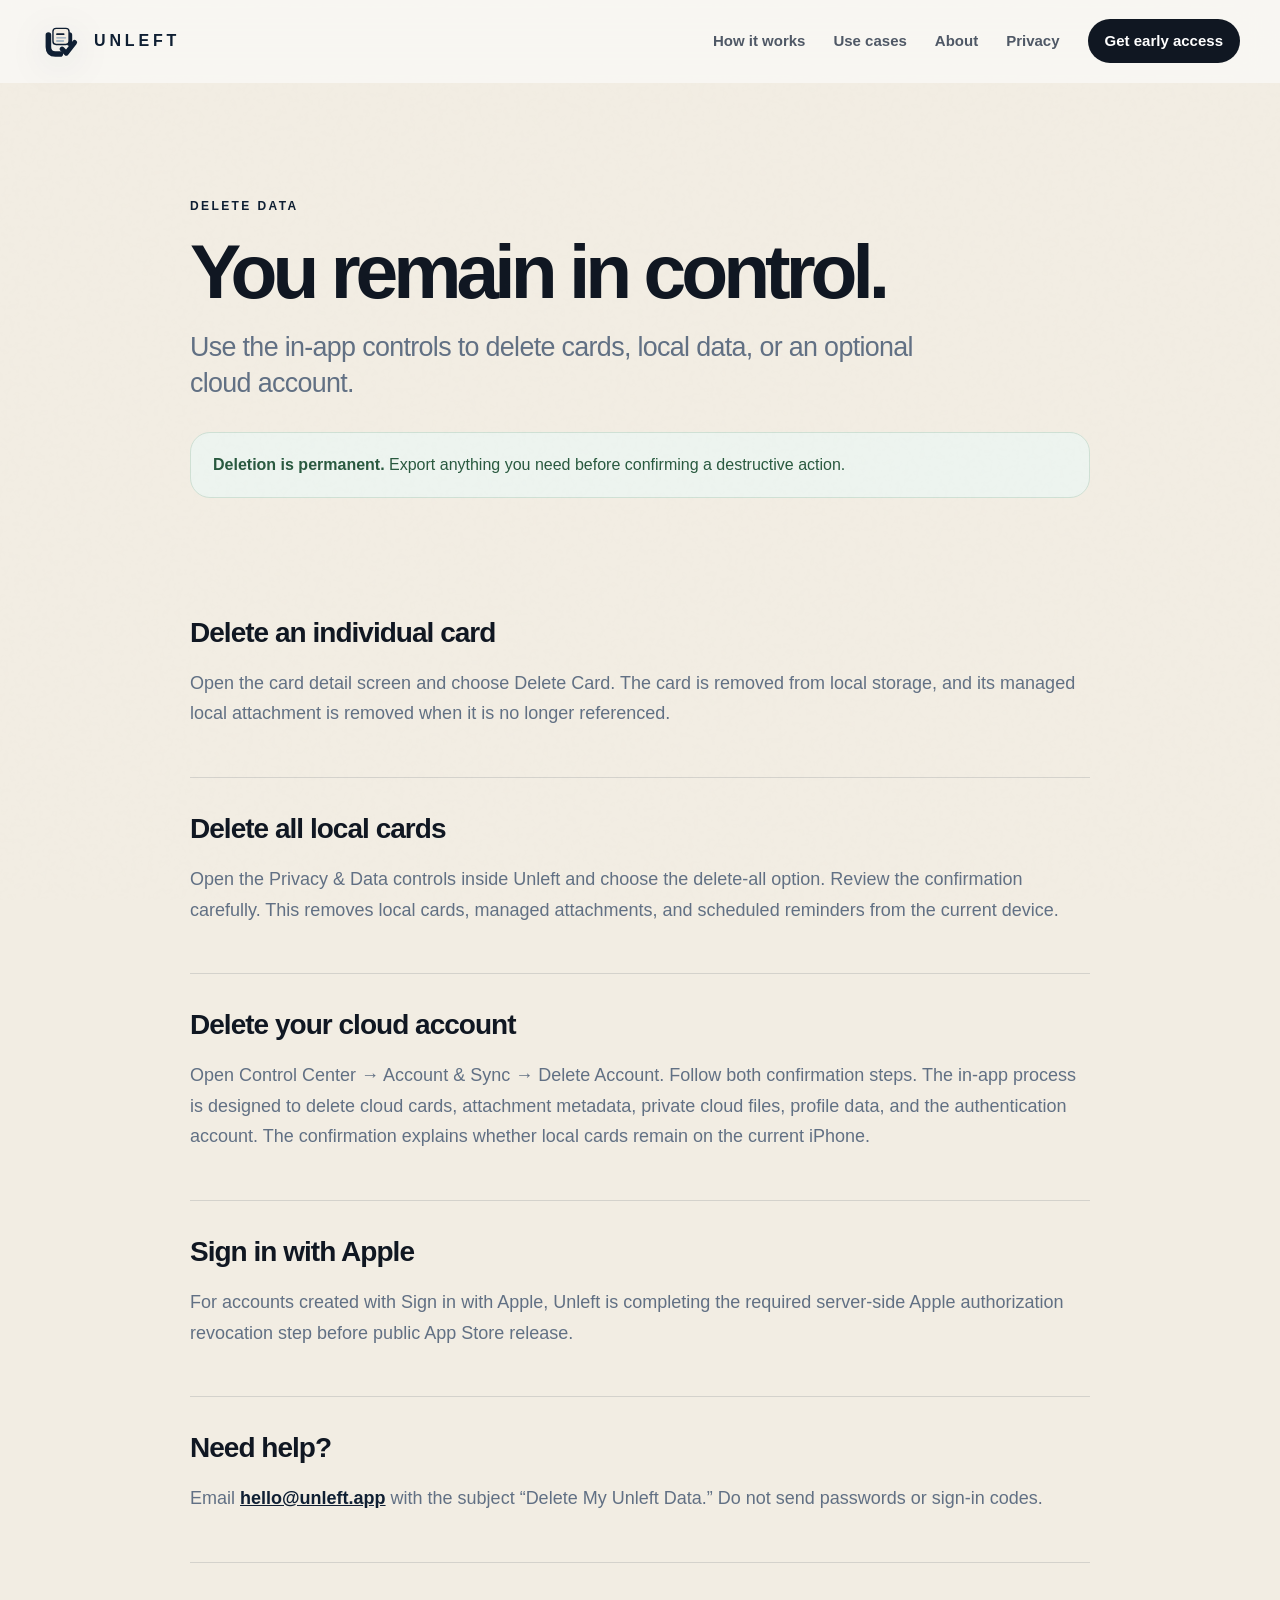
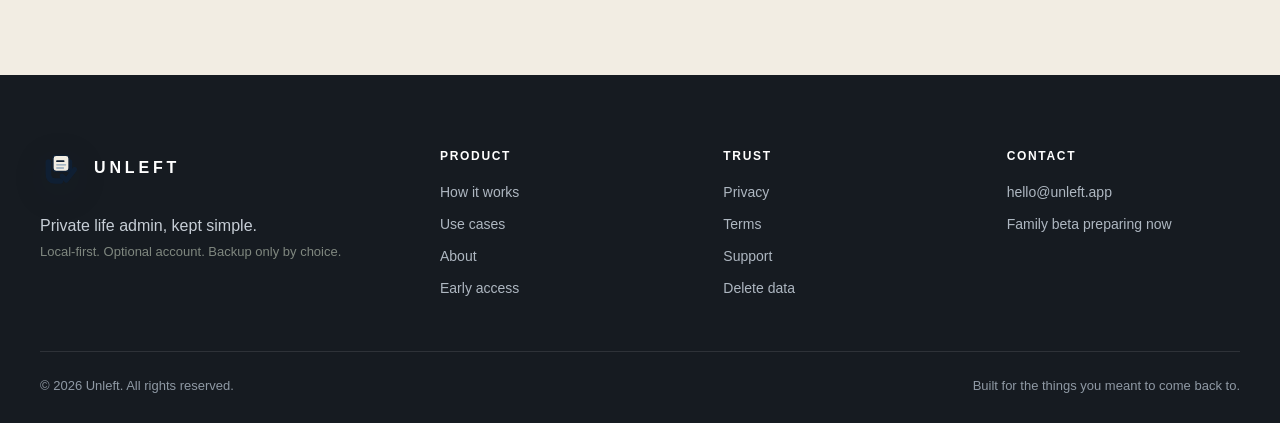
<file: delete-data.html>
<!doctype html>
    <html lang="en">
    <head>
      <meta charset="utf-8" />
      <meta name="viewport" content="width=device-width, initial-scale=1" />
      <meta name="theme-color" content="#0F1F33" />
      <meta name="description" content="Learn how to delete individual cards, local data, or an optional Unleft cloud account." />
      <link rel="canonical" href="https://unleft.app/delete-data.html" />
      <meta property="og:type" content="website" />
      <meta property="og:site_name" content="Unleft" />
      <meta property="og:title" content="Delete Data — Unleft" />
      <meta property="og:description" content="Learn how to delete individual cards, local data, or an optional Unleft cloud account." />
      <meta property="og:url" content="https://unleft.app/delete-data.html" />
      <meta property="og:image" content="https://unleft.app/assets/og-unleft.png" />
      <meta name="twitter:card" content="summary_large_image" />
      <meta name="twitter:title" content="Delete Data — Unleft" />
      <meta name="twitter:description" content="Learn how to delete individual cards, local data, or an optional Unleft cloud account." />
      <meta name="twitter:image" content="https://unleft.app/assets/og-unleft.png" />
      <link rel="icon" type="image/png" sizes="32x32" href="assets/favicon-32.png" />
      <link rel="apple-touch-icon" href="assets/apple-touch-icon.png" />
      <link rel="manifest" href="site.webmanifest" />
      <link rel="stylesheet" href="styles.css" />

      <title>Delete Data — Unleft</title>
    </head>
    <body>

<a class="skip-link" href="#main">Skip to content</a>
<header class="site-header" data-header>
  <div class="shell nav-shell">
    <a class="brand" href="index.html" aria-label="Unleft home">
      <img src="assets/unleft-mark.svg" width="42" height="42" alt="" />
      <span>UNLEFT</span>
    </a>
    <button class="menu-button" type="button" aria-expanded="false" aria-controls="site-nav" data-menu-button>
      <span></span><span></span><span></span><span class="sr-only">Open menu</span>
    </button>
    <nav id="site-nav" class="site-nav" aria-label="Primary" data-menu>
      <a href="how-it-works.html">How it works</a>
      <a href="use-cases.html">Use cases</a>
      <a href="about.html">About</a>
      <a href="privacy.html">Privacy</a>
      <a class="nav-cta" href="contact.html">Get early access</a>
    </nav>
  </div>
</header>

      <main id="main"><section class="page-hero legal-hero"><div class="shell legal-shell" data-reveal><span class="section-kicker">DELETE DATA</span><h1>You remain in control.</h1><p class="hero-lead">Use the in-app controls to delete cards, local data, or an optional cloud account.</p><div class="legal-notice"><strong>Deletion is permanent.</strong> Export anything you need before confirming a destructive action.</div></div></section><section class="section legal-content"><div class="shell legal-shell"><section class="legal-section"><h2>Delete an individual card</h2><p>Open the card detail screen and choose Delete Card. The card is removed from local storage, and its managed local attachment is removed when it is no longer referenced.</p></section><section class="legal-section"><h2>Delete all local cards</h2><p>Open the Privacy & Data controls inside Unleft and choose the delete-all option. Review the confirmation carefully. This removes local cards, managed attachments, and scheduled reminders from the current device.</p></section><section class="legal-section"><h2>Delete your cloud account</h2><p>Open Control Center → Account & Sync → Delete Account. Follow both confirmation steps. The in-app process is designed to delete cloud cards, attachment metadata, private cloud files, profile data, and the authentication account. The confirmation explains whether local cards remain on the current iPhone.</p></section><section class="legal-section"><h2>Sign in with Apple</h2><p>For accounts created with Sign in with Apple, Unleft is completing the required server-side Apple authorization revocation step before public App Store release.</p></section><section class="legal-section"><h2>Need help?</h2><p>Email <a href="mailto:hello@unleft.app?subject=Delete%20My%20Unleft%20Data">hello@unleft.app</a> with the subject “Delete My Unleft Data.” Do not send passwords or sign-in codes.</p></section></div></section></main>

<footer class="site-footer">
  <div class="shell footer-grid">
    <div>
      <a class="brand footer-brand" href="index.html">
        <img src="assets/unleft-mark.svg" width="42" height="42" alt="" />
        <span>UNLEFT</span>
      </a>
      <p class="footer-tagline">Private life admin, kept simple.</p>
      <p class="microcopy">Local-first. Optional account. Backup only by choice.</p>
    </div>
    <div class="footer-column">
      <strong>Product</strong>
      <a href="how-it-works.html">How it works</a>
      <a href="use-cases.html">Use cases</a>
      <a href="about.html">About</a>
      <a href="contact.html">Early access</a>
    </div>
    <div class="footer-column">
      <strong>Trust</strong>
      <a href="privacy.html">Privacy</a>
      <a href="terms.html">Terms</a>
      <a href="support.html">Support</a>
      <a href="delete-data.html">Delete data</a>
    </div>
    <div class="footer-column">
      <strong>Contact</strong>
      <a href="mailto:hello@unleft.app">hello@unleft.app</a>
      <span>Family beta preparing now</span>
    </div>
  </div>
  <div class="shell footer-bottom">
    <span>© 2026 Unleft. All rights reserved.</span>
    <span>Built for the things you meant to come back to.</span>
  </div>
</footer>
<script src="app.js" defer></script>

    </body>
    </html>
</file>
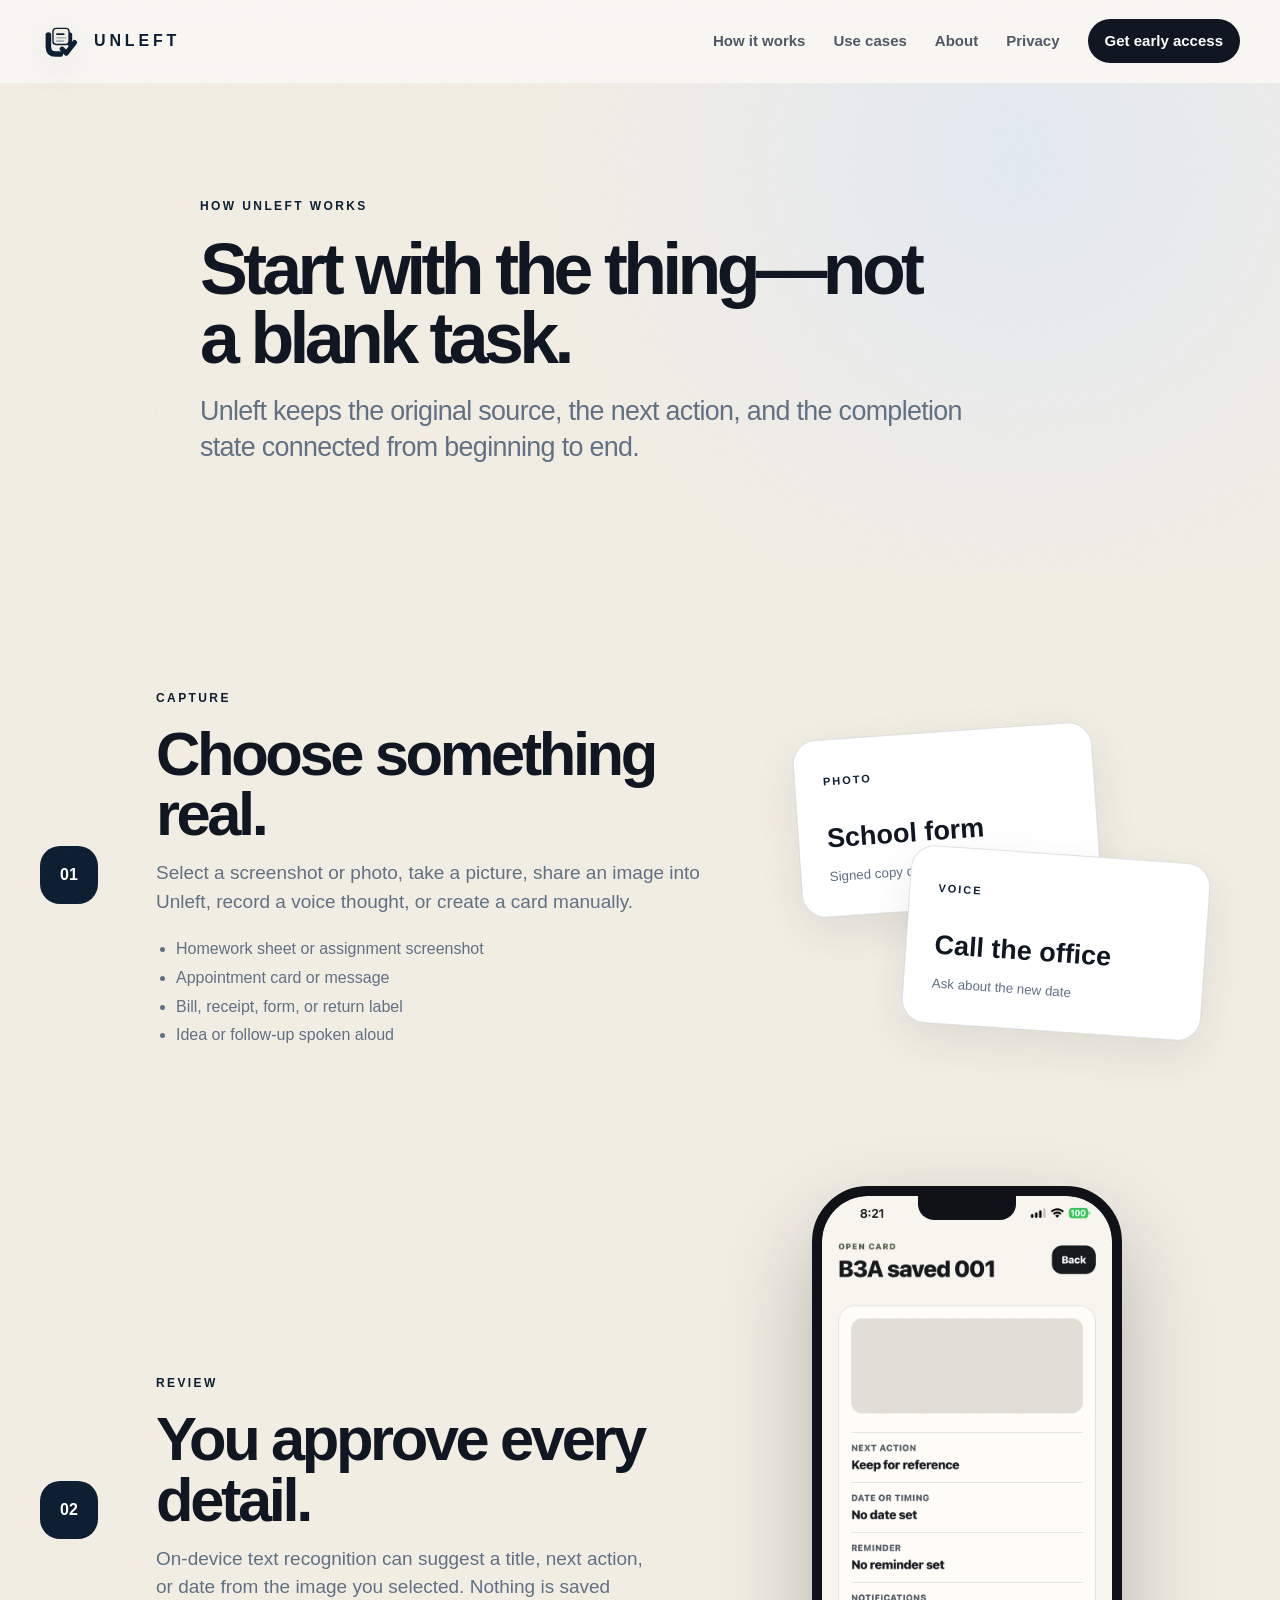
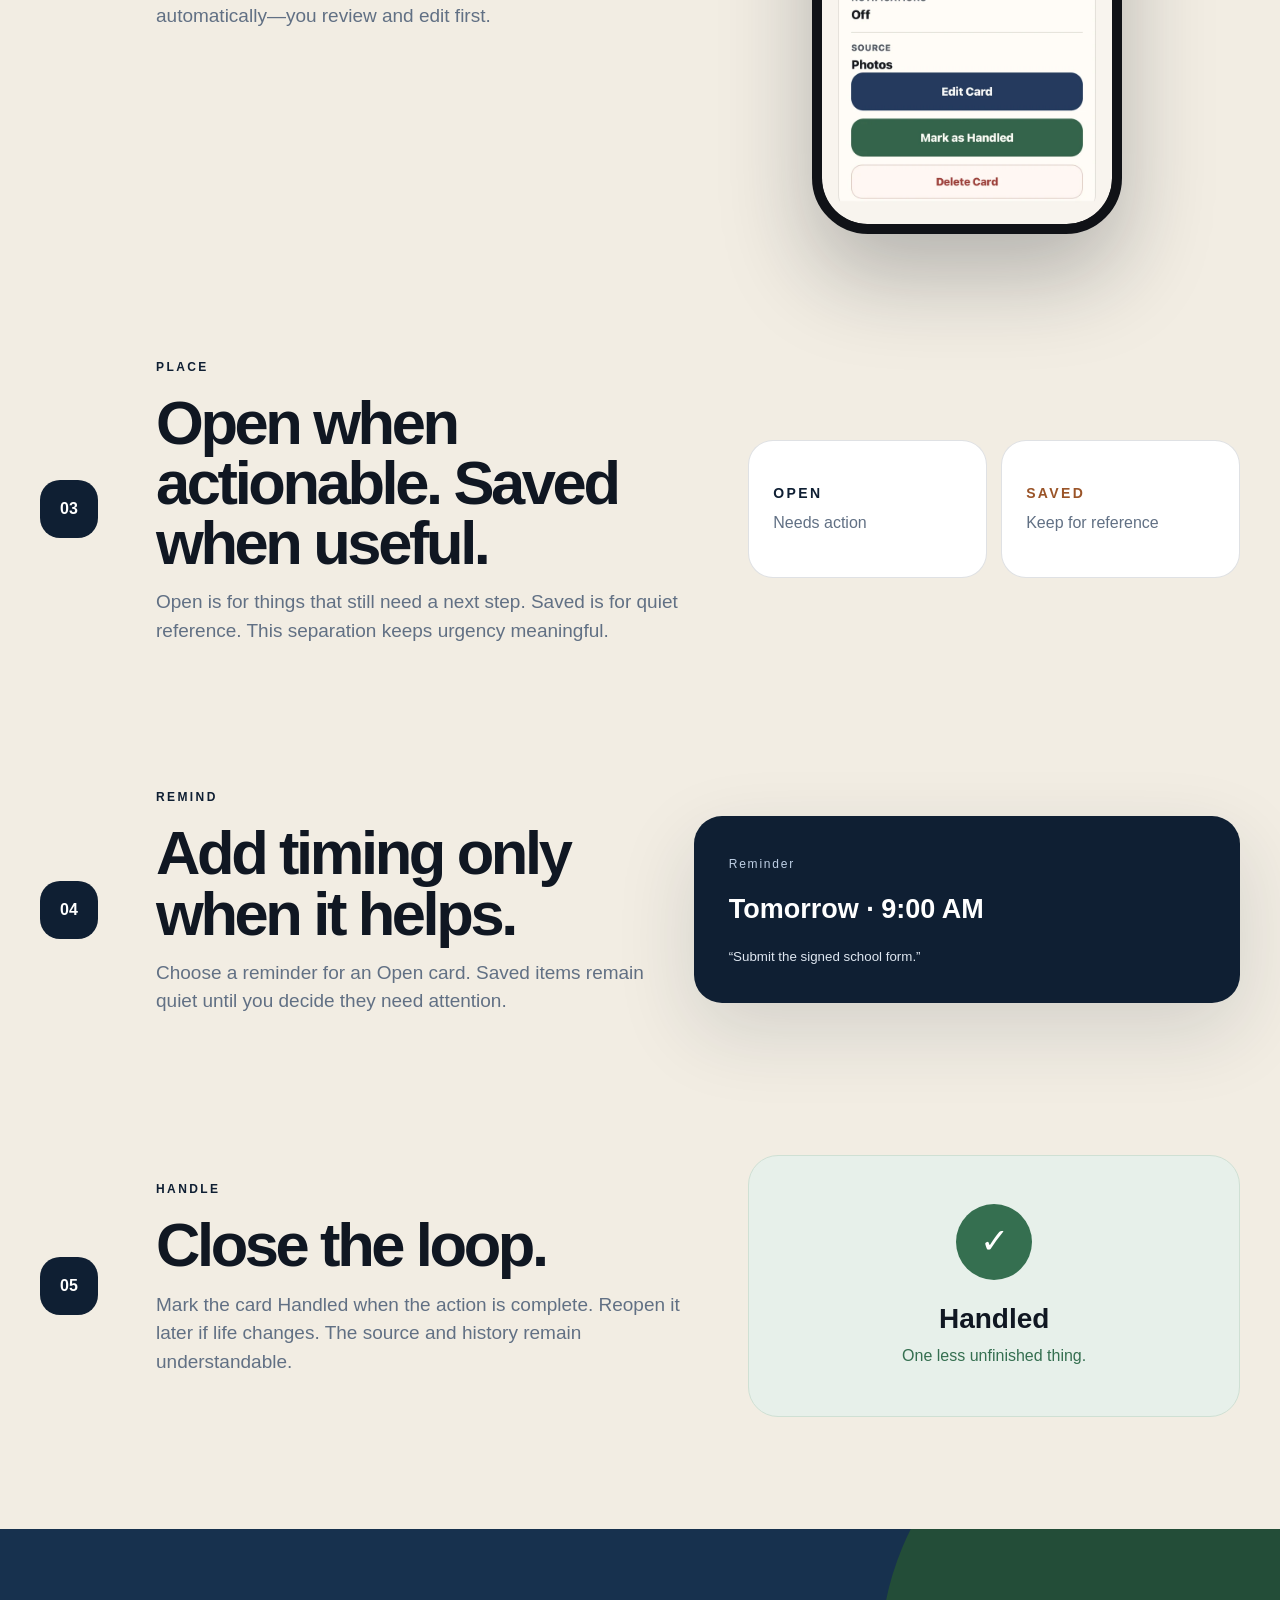
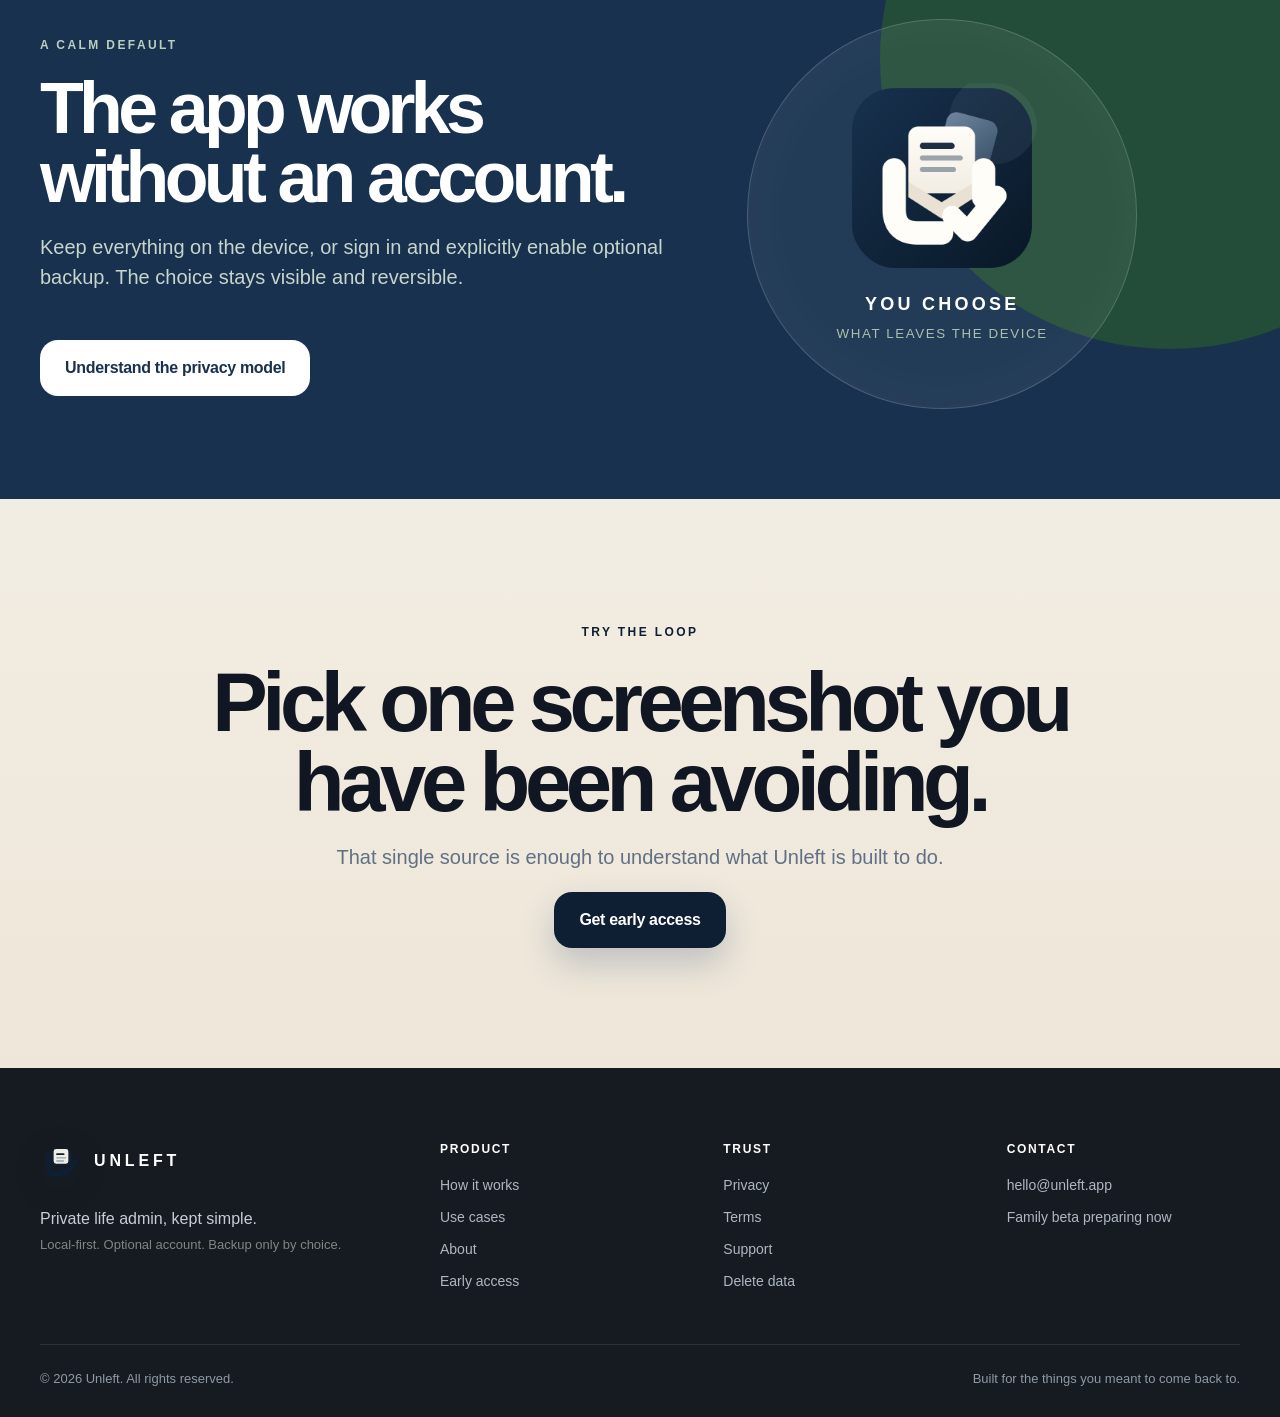
<file: how-it-works.html>
<!doctype html>
    <html lang="en">
    <head>
      <meta charset="utf-8" />
      <meta name="viewport" content="width=device-width, initial-scale=1" />
      <meta name="theme-color" content="#0F1F33" />
      <meta name="description" content="Learn how Unleft turns a real-life source into an Open or Saved card, an optional reminder, and a Handled outcome." />
      <link rel="canonical" href="https://unleft.app/how-it-works.html" />
      <meta property="og:type" content="website" />
      <meta property="og:site_name" content="Unleft" />
      <meta property="og:title" content="How Unleft Works — Capture, Review, Handle" />
      <meta property="og:description" content="Learn how Unleft turns a real-life source into an Open or Saved card, an optional reminder, and a Handled outcome." />
      <meta property="og:url" content="https://unleft.app/how-it-works.html" />
      <meta property="og:image" content="https://unleft.app/assets/og-unleft.png" />
      <meta name="twitter:card" content="summary_large_image" />
      <meta name="twitter:title" content="How Unleft Works — Capture, Review, Handle" />
      <meta name="twitter:description" content="Learn how Unleft turns a real-life source into an Open or Saved card, an optional reminder, and a Handled outcome." />
      <meta name="twitter:image" content="https://unleft.app/assets/og-unleft.png" />
      <link rel="icon" type="image/png" sizes="32x32" href="assets/favicon-32.png" />
      <link rel="apple-touch-icon" href="assets/apple-touch-icon.png" />
      <link rel="manifest" href="site.webmanifest" />
      <link rel="stylesheet" href="styles.css" />

      <title>How Unleft Works — Capture, Review, Handle</title>
    </head>
    <body>

<a class="skip-link" href="#main">Skip to content</a>
<header class="site-header" data-header>
  <div class="shell nav-shell">
    <a class="brand" href="index.html" aria-label="Unleft home">
      <img src="assets/unleft-mark.svg" width="42" height="42" alt="" />
      <span>UNLEFT</span>
    </a>
    <button class="menu-button" type="button" aria-expanded="false" aria-controls="site-nav" data-menu-button>
      <span></span><span></span><span></span><span class="sr-only">Open menu</span>
    </button>
    <nav id="site-nav" class="site-nav" aria-label="Primary" data-menu>
      <a href="how-it-works.html">How it works</a>
      <a href="use-cases.html">Use cases</a>
      <a href="about.html">About</a>
      <a href="privacy.html">Privacy</a>
      <a class="nav-cta" href="contact.html">Get early access</a>
    </nav>
  </div>
</header>

      <main id="main">
<section class="page-hero compact-hero">
  <div class="shell narrow" data-reveal>
    <span class="section-kicker">HOW UNLEFT WORKS</span>
    <h1>Start with the thing—not a blank task.</h1>
    <p class="hero-lead">Unleft keeps the original source, the next action, and the completion state connected from beginning to end.</p>
  </div>
</section>
<section class="section timeline-section">
  <div class="shell timeline">
    <article data-reveal><div class="timeline-number">01</div><div><span class="section-kicker">CAPTURE</span><h2>Choose something real.</h2><p>Select a screenshot or photo, take a picture, share an image into Unleft, record a voice thought, or create a card manually.</p><ul class="clean-list"><li>Homework sheet or assignment screenshot</li><li>Appointment card or message</li><li>Bill, receipt, form, or return label</li><li>Idea or follow-up spoken aloud</li></ul></div><div class="timeline-visual source-visual"><div class="paper-stack"><span>PHOTO</span><strong>School form</strong><small>Signed copy due Friday</small></div><div class="paper-stack second"><span>VOICE</span><strong>Call the office</strong><small>Ask about the new date</small></div></div></article>
    <article data-reveal><div class="timeline-number">02</div><div><span class="section-kicker">REVIEW</span><h2>You approve every detail.</h2><p>On-device text recognition can suggest a title, next action, or date from the image you selected. Nothing is saved automatically—you review and edit first.</p></div><div class="phone-frame phone-inline"><div class="phone-speaker"></div><img src="assets/app-card-detail.webp" width="720" height="1558" alt="Unleft card detail screen showing action, date, reminder, source, and completion controls" /></div></article>
    <article data-reveal><div class="timeline-number">03</div><div><span class="section-kicker">PLACE</span><h2>Open when actionable. Saved when useful.</h2><p>Open is for things that still need a next step. Saved is for quiet reference. This separation keeps urgency meaningful.</p></div><div class="state-mini-grid"><div class="mini-state open"><strong>OPEN</strong><span>Needs action</span></div><div class="mini-state saved"><strong>SAVED</strong><span>Keep for reference</span></div></div></article>
    <article data-reveal><div class="timeline-number">04</div><div><span class="section-kicker">REMIND</span><h2>Add timing only when it helps.</h2><p>Choose a reminder for an Open card. Saved items remain quiet until you decide they need attention.</p></div><div class="reminder-demo"><span>Reminder</span><strong>Tomorrow · 9:00 AM</strong><small>“Submit the signed school form.”</small></div></article>
    <article data-reveal><div class="timeline-number">05</div><div><span class="section-kicker">HANDLE</span><h2>Close the loop.</h2><p>Mark the card Handled when the action is complete. Reopen it later if life changes. The source and history remain understandable.</p></div><div class="handled-demo"><div>✓</div><strong>Handled</strong><span>One less unfinished thing.</span></div></article>
  </div>
</section>
<section class="section privacy-feature slim-feature"><div class="shell privacy-grid"><div class="privacy-copy" data-reveal><span class="section-kicker light">A CALM DEFAULT</span><h2>The app works without an account.</h2><p>Keep everything on the device, or sign in and explicitly enable optional backup. The choice stays visible and reversible.</p><a class="button button-light" href="privacy.html">Understand the privacy model</a></div><div class="privacy-seal" data-reveal><img src="assets/app-icon.png" alt="" /><span>YOU CHOOSE</span><small>WHAT LEAVES THE DEVICE</small></div></div></section>
<section class="final-cta"><div class="shell final-cta-inner" data-reveal><span class="section-kicker">TRY THE LOOP</span><h2>Pick one screenshot you have been avoiding.</h2><p>That single source is enough to understand what Unleft is built to do.</p><a class="button button-primary" href="mailto:hello@unleft.app?subject=Unleft%20Early%20Access">Get early access</a></div></section>
</main>

<footer class="site-footer">
  <div class="shell footer-grid">
    <div>
      <a class="brand footer-brand" href="index.html">
        <img src="assets/unleft-mark.svg" width="42" height="42" alt="" />
        <span>UNLEFT</span>
      </a>
      <p class="footer-tagline">Private life admin, kept simple.</p>
      <p class="microcopy">Local-first. Optional account. Backup only by choice.</p>
    </div>
    <div class="footer-column">
      <strong>Product</strong>
      <a href="how-it-works.html">How it works</a>
      <a href="use-cases.html">Use cases</a>
      <a href="about.html">About</a>
      <a href="contact.html">Early access</a>
    </div>
    <div class="footer-column">
      <strong>Trust</strong>
      <a href="privacy.html">Privacy</a>
      <a href="terms.html">Terms</a>
      <a href="support.html">Support</a>
      <a href="delete-data.html">Delete data</a>
    </div>
    <div class="footer-column">
      <strong>Contact</strong>
      <a href="mailto:hello@unleft.app">hello@unleft.app</a>
      <span>Family beta preparing now</span>
    </div>
  </div>
  <div class="shell footer-bottom">
    <span>© 2026 Unleft. All rights reserved.</span>
    <span>Built for the things you meant to come back to.</span>
  </div>
</footer>
<script src="app.js" defer></script>

    </body>
    </html>
</file>
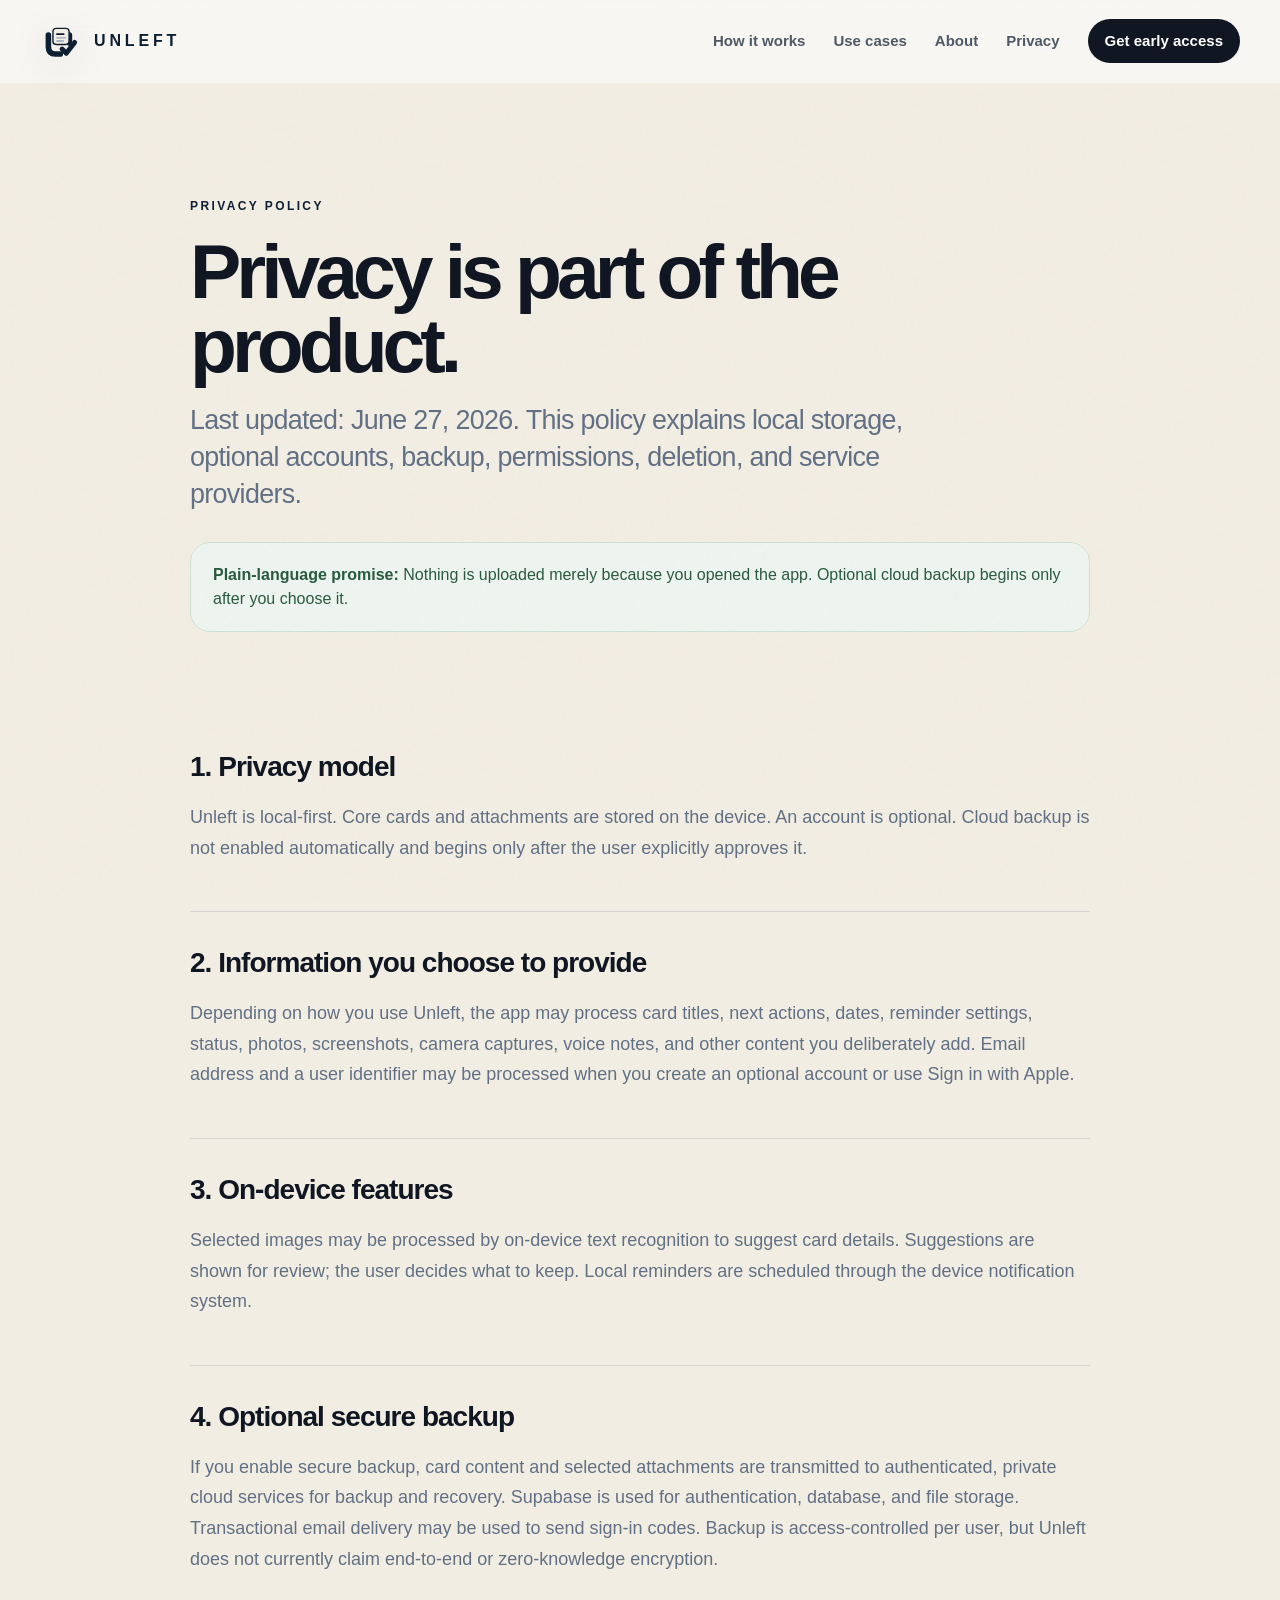
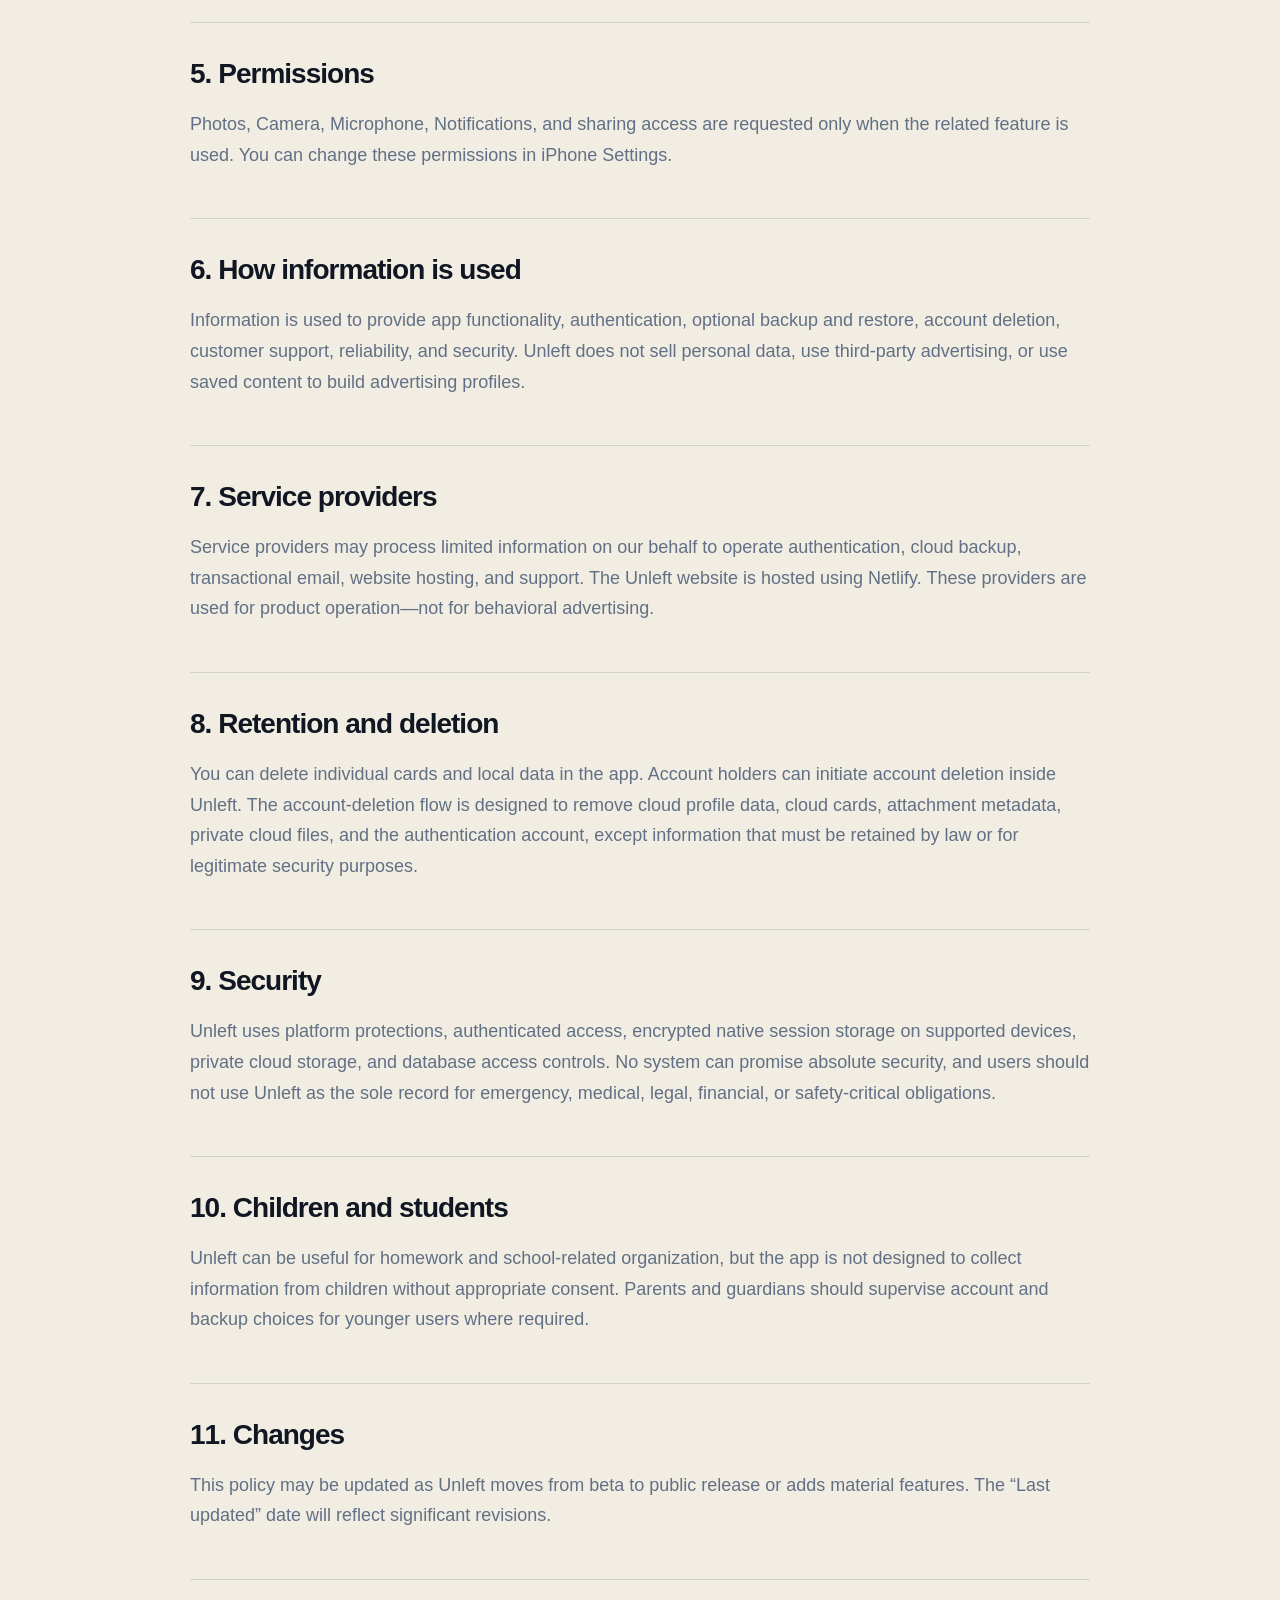
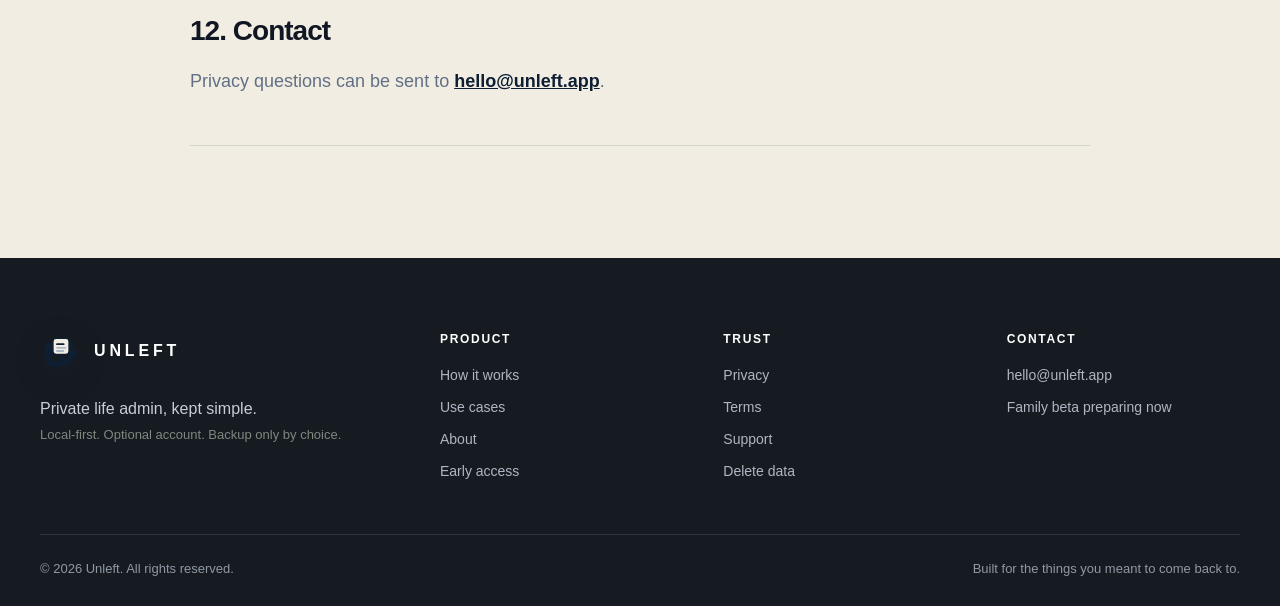
<file: privacy.html>
<!doctype html>
    <html lang="en">
    <head>
      <meta charset="utf-8" />
      <meta name="viewport" content="width=device-width, initial-scale=1" />
      <meta name="theme-color" content="#0F1F33" />
      <meta name="description" content="Read how Unleft handles local storage, optional accounts, backup, permissions, service providers, retention, and deletion." />
      <link rel="canonical" href="https://unleft.app/privacy.html" />
      <meta property="og:type" content="website" />
      <meta property="og:site_name" content="Unleft" />
      <meta property="og:title" content="Privacy Policy — Unleft" />
      <meta property="og:description" content="Read how Unleft handles local storage, optional accounts, backup, permissions, service providers, retention, and deletion." />
      <meta property="og:url" content="https://unleft.app/privacy.html" />
      <meta property="og:image" content="https://unleft.app/assets/og-unleft.png" />
      <meta name="twitter:card" content="summary_large_image" />
      <meta name="twitter:title" content="Privacy Policy — Unleft" />
      <meta name="twitter:description" content="Read how Unleft handles local storage, optional accounts, backup, permissions, service providers, retention, and deletion." />
      <meta name="twitter:image" content="https://unleft.app/assets/og-unleft.png" />
      <link rel="icon" type="image/png" sizes="32x32" href="assets/favicon-32.png" />
      <link rel="apple-touch-icon" href="assets/apple-touch-icon.png" />
      <link rel="manifest" href="site.webmanifest" />
      <link rel="stylesheet" href="styles.css" />

      <title>Privacy Policy — Unleft</title>
    </head>
    <body>

<a class="skip-link" href="#main">Skip to content</a>
<header class="site-header" data-header>
  <div class="shell nav-shell">
    <a class="brand" href="index.html" aria-label="Unleft home">
      <img src="assets/unleft-mark.svg" width="42" height="42" alt="" />
      <span>UNLEFT</span>
    </a>
    <button class="menu-button" type="button" aria-expanded="false" aria-controls="site-nav" data-menu-button>
      <span></span><span></span><span></span><span class="sr-only">Open menu</span>
    </button>
    <nav id="site-nav" class="site-nav" aria-label="Primary" data-menu>
      <a href="how-it-works.html">How it works</a>
      <a href="use-cases.html">Use cases</a>
      <a href="about.html">About</a>
      <a href="privacy.html">Privacy</a>
      <a class="nav-cta" href="contact.html">Get early access</a>
    </nav>
  </div>
</header>

      <main id="main"><section class="page-hero legal-hero"><div class="shell legal-shell" data-reveal><span class="section-kicker">PRIVACY POLICY</span><h1>Privacy is part of the product.</h1><p class="hero-lead">Last updated: June 27, 2026. This policy explains local storage, optional accounts, backup, permissions, deletion, and service providers.</p><div class="legal-notice"><strong>Plain-language promise:</strong> Nothing is uploaded merely because you opened the app. Optional cloud backup begins only after you choose it.</div></div></section><section class="section legal-content"><div class="shell legal-shell"><section class="legal-section"><h2>1. Privacy model</h2><p>Unleft is local-first. Core cards and attachments are stored on the device. An account is optional. Cloud backup is not enabled automatically and begins only after the user explicitly approves it.</p></section><section class="legal-section"><h2>2. Information you choose to provide</h2><p>Depending on how you use Unleft, the app may process card titles, next actions, dates, reminder settings, status, photos, screenshots, camera captures, voice notes, and other content you deliberately add. Email address and a user identifier may be processed when you create an optional account or use Sign in with Apple.</p></section><section class="legal-section"><h2>3. On-device features</h2><p>Selected images may be processed by on-device text recognition to suggest card details. Suggestions are shown for review; the user decides what to keep. Local reminders are scheduled through the device notification system.</p></section><section class="legal-section"><h2>4. Optional secure backup</h2><p>If you enable secure backup, card content and selected attachments are transmitted to authenticated, private cloud services for backup and recovery. Supabase is used for authentication, database, and file storage. Transactional email delivery may be used to send sign-in codes. Backup is access-controlled per user, but Unleft does not currently claim end-to-end or zero-knowledge encryption.</p></section><section class="legal-section"><h2>5. Permissions</h2><p>Photos, Camera, Microphone, Notifications, and sharing access are requested only when the related feature is used. You can change these permissions in iPhone Settings.</p></section><section class="legal-section"><h2>6. How information is used</h2><p>Information is used to provide app functionality, authentication, optional backup and restore, account deletion, customer support, reliability, and security. Unleft does not sell personal data, use third-party advertising, or use saved content to build advertising profiles.</p></section><section class="legal-section"><h2>7. Service providers</h2><p>Service providers may process limited information on our behalf to operate authentication, cloud backup, transactional email, website hosting, and support. The Unleft website is hosted using Netlify. These providers are used for product operation—not for behavioral advertising.</p></section><section class="legal-section"><h2>8. Retention and deletion</h2><p>You can delete individual cards and local data in the app. Account holders can initiate account deletion inside Unleft. The account-deletion flow is designed to remove cloud profile data, cloud cards, attachment metadata, private cloud files, and the authentication account, except information that must be retained by law or for legitimate security purposes.</p></section><section class="legal-section"><h2>9. Security</h2><p>Unleft uses platform protections, authenticated access, encrypted native session storage on supported devices, private cloud storage, and database access controls. No system can promise absolute security, and users should not use Unleft as the sole record for emergency, medical, legal, financial, or safety-critical obligations.</p></section><section class="legal-section"><h2>10. Children and students</h2><p>Unleft can be useful for homework and school-related organization, but the app is not designed to collect information from children without appropriate consent. Parents and guardians should supervise account and backup choices for younger users where required.</p></section><section class="legal-section"><h2>11. Changes</h2><p>This policy may be updated as Unleft moves from beta to public release or adds material features. The “Last updated” date will reflect significant revisions.</p></section><section class="legal-section"><h2>12. Contact</h2><p>Privacy questions can be sent to <a href="mailto:hello@unleft.app">hello@unleft.app</a>.</p></section></div></section></main>

<footer class="site-footer">
  <div class="shell footer-grid">
    <div>
      <a class="brand footer-brand" href="index.html">
        <img src="assets/unleft-mark.svg" width="42" height="42" alt="" />
        <span>UNLEFT</span>
      </a>
      <p class="footer-tagline">Private life admin, kept simple.</p>
      <p class="microcopy">Local-first. Optional account. Backup only by choice.</p>
    </div>
    <div class="footer-column">
      <strong>Product</strong>
      <a href="how-it-works.html">How it works</a>
      <a href="use-cases.html">Use cases</a>
      <a href="about.html">About</a>
      <a href="contact.html">Early access</a>
    </div>
    <div class="footer-column">
      <strong>Trust</strong>
      <a href="privacy.html">Privacy</a>
      <a href="terms.html">Terms</a>
      <a href="support.html">Support</a>
      <a href="delete-data.html">Delete data</a>
    </div>
    <div class="footer-column">
      <strong>Contact</strong>
      <a href="mailto:hello@unleft.app">hello@unleft.app</a>
      <span>Family beta preparing now</span>
    </div>
  </div>
  <div class="shell footer-bottom">
    <span>© 2026 Unleft. All rights reserved.</span>
    <span>Built for the things you meant to come back to.</span>
  </div>
</footer>
<script src="app.js" defer></script>

    </body>
    </html>
</file>
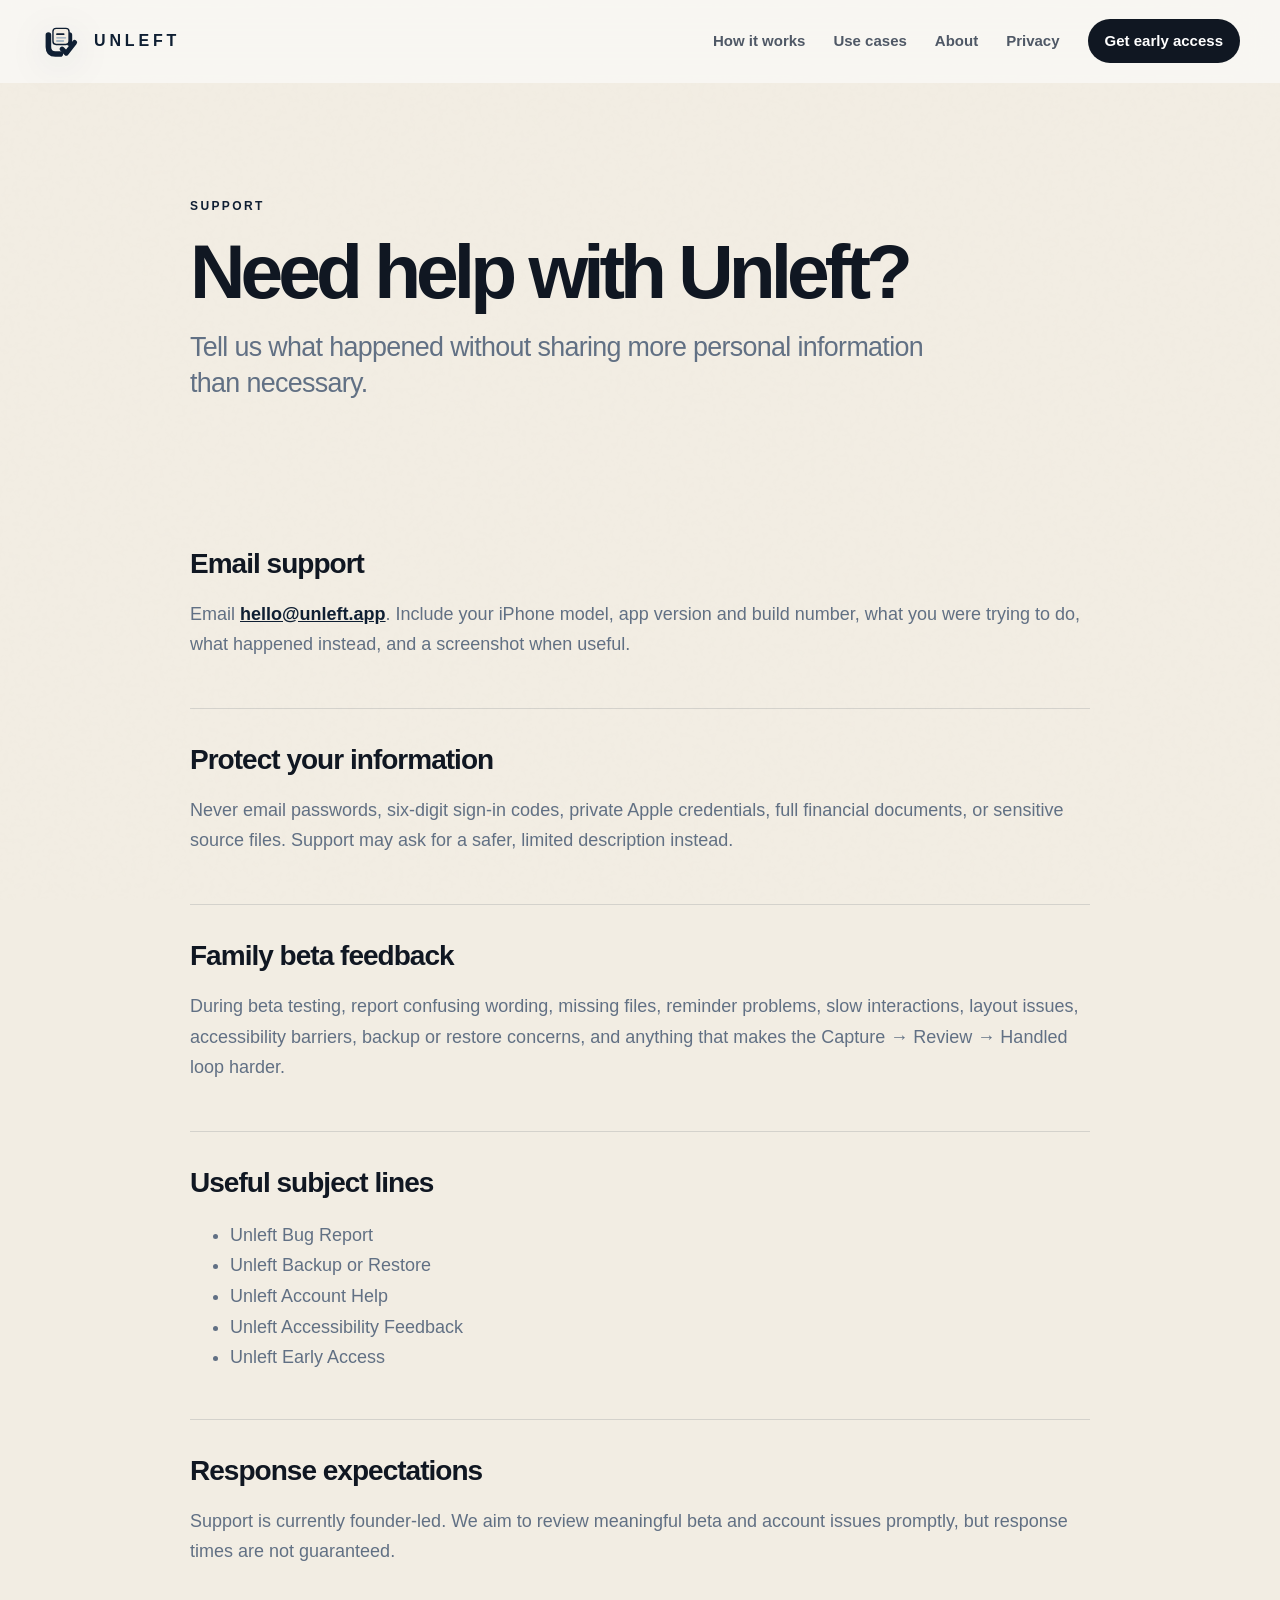
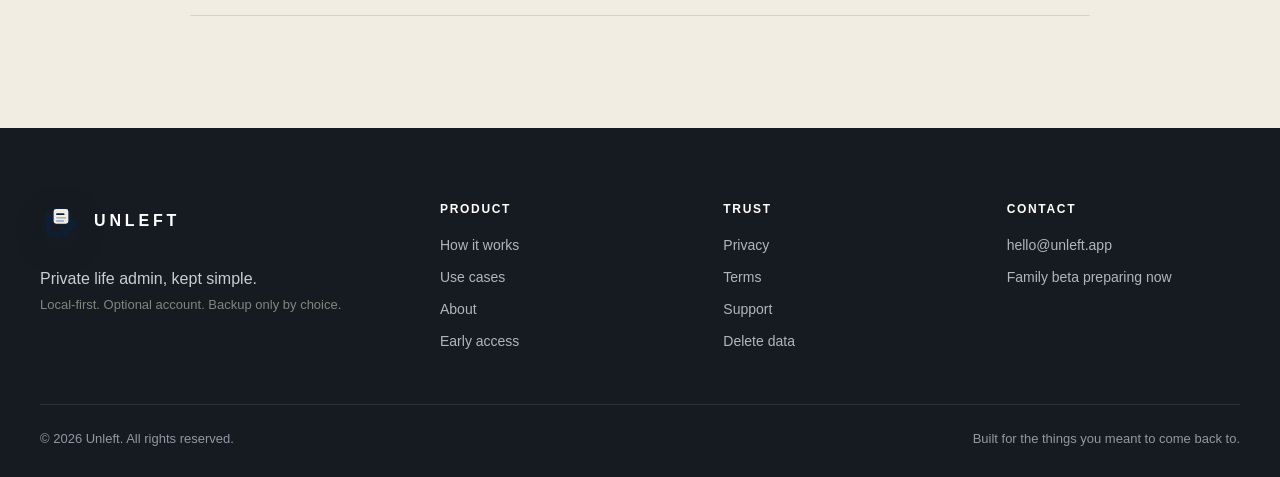
<file: support.html>
<!doctype html>
    <html lang="en">
    <head>
      <meta charset="utf-8" />
      <meta name="viewport" content="width=device-width, initial-scale=1" />
      <meta name="theme-color" content="#0F1F33" />
      <meta name="description" content="Get help with Unleft, report a beta issue, and learn what information to include safely." />
      <link rel="canonical" href="https://unleft.app/support.html" />
      <meta property="og:type" content="website" />
      <meta property="og:site_name" content="Unleft" />
      <meta property="og:title" content="Support — Unleft" />
      <meta property="og:description" content="Get help with Unleft, report a beta issue, and learn what information to include safely." />
      <meta property="og:url" content="https://unleft.app/support.html" />
      <meta property="og:image" content="https://unleft.app/assets/og-unleft.png" />
      <meta name="twitter:card" content="summary_large_image" />
      <meta name="twitter:title" content="Support — Unleft" />
      <meta name="twitter:description" content="Get help with Unleft, report a beta issue, and learn what information to include safely." />
      <meta name="twitter:image" content="https://unleft.app/assets/og-unleft.png" />
      <link rel="icon" type="image/png" sizes="32x32" href="assets/favicon-32.png" />
      <link rel="apple-touch-icon" href="assets/apple-touch-icon.png" />
      <link rel="manifest" href="site.webmanifest" />
      <link rel="stylesheet" href="styles.css" />

      <title>Support — Unleft</title>
    </head>
    <body>

<a class="skip-link" href="#main">Skip to content</a>
<header class="site-header" data-header>
  <div class="shell nav-shell">
    <a class="brand" href="index.html" aria-label="Unleft home">
      <img src="assets/unleft-mark.svg" width="42" height="42" alt="" />
      <span>UNLEFT</span>
    </a>
    <button class="menu-button" type="button" aria-expanded="false" aria-controls="site-nav" data-menu-button>
      <span></span><span></span><span></span><span class="sr-only">Open menu</span>
    </button>
    <nav id="site-nav" class="site-nav" aria-label="Primary" data-menu>
      <a href="how-it-works.html">How it works</a>
      <a href="use-cases.html">Use cases</a>
      <a href="about.html">About</a>
      <a href="privacy.html">Privacy</a>
      <a class="nav-cta" href="contact.html">Get early access</a>
    </nav>
  </div>
</header>

      <main id="main"><section class="page-hero legal-hero"><div class="shell legal-shell" data-reveal><span class="section-kicker">SUPPORT</span><h1>Need help with Unleft?</h1><p class="hero-lead">Tell us what happened without sharing more personal information than necessary.</p></div></section><section class="section legal-content"><div class="shell legal-shell"><section class="legal-section"><h2>Email support</h2><p>Email <a href="mailto:hello@unleft.app?subject=Unleft%20Support">hello@unleft.app</a>. Include your iPhone model, app version and build number, what you were trying to do, what happened instead, and a screenshot when useful.</p></section><section class="legal-section"><h2>Protect your information</h2><p>Never email passwords, six-digit sign-in codes, private Apple credentials, full financial documents, or sensitive source files. Support may ask for a safer, limited description instead.</p></section><section class="legal-section"><h2>Family beta feedback</h2><p>During beta testing, report confusing wording, missing files, reminder problems, slow interactions, layout issues, accessibility barriers, backup or restore concerns, and anything that makes the Capture → Review → Handled loop harder.</p></section><section class="legal-section"><h2>Useful subject lines</h2><ul><li>Unleft Bug Report</li><li>Unleft Backup or Restore</li><li>Unleft Account Help</li><li>Unleft Accessibility Feedback</li><li>Unleft Early Access</li></ul></section><section class="legal-section"><h2>Response expectations</h2><p>Support is currently founder-led. We aim to review meaningful beta and account issues promptly, but response times are not guaranteed.</p></section></div></section></main>

<footer class="site-footer">
  <div class="shell footer-grid">
    <div>
      <a class="brand footer-brand" href="index.html">
        <img src="assets/unleft-mark.svg" width="42" height="42" alt="" />
        <span>UNLEFT</span>
      </a>
      <p class="footer-tagline">Private life admin, kept simple.</p>
      <p class="microcopy">Local-first. Optional account. Backup only by choice.</p>
    </div>
    <div class="footer-column">
      <strong>Product</strong>
      <a href="how-it-works.html">How it works</a>
      <a href="use-cases.html">Use cases</a>
      <a href="about.html">About</a>
      <a href="contact.html">Early access</a>
    </div>
    <div class="footer-column">
      <strong>Trust</strong>
      <a href="privacy.html">Privacy</a>
      <a href="terms.html">Terms</a>
      <a href="support.html">Support</a>
      <a href="delete-data.html">Delete data</a>
    </div>
    <div class="footer-column">
      <strong>Contact</strong>
      <a href="mailto:hello@unleft.app">hello@unleft.app</a>
      <span>Family beta preparing now</span>
    </div>
  </div>
  <div class="shell footer-bottom">
    <span>© 2026 Unleft. All rights reserved.</span>
    <span>Built for the things you meant to come back to.</span>
  </div>
</footer>
<script src="app.js" defer></script>

    </body>
    </html>
</file>
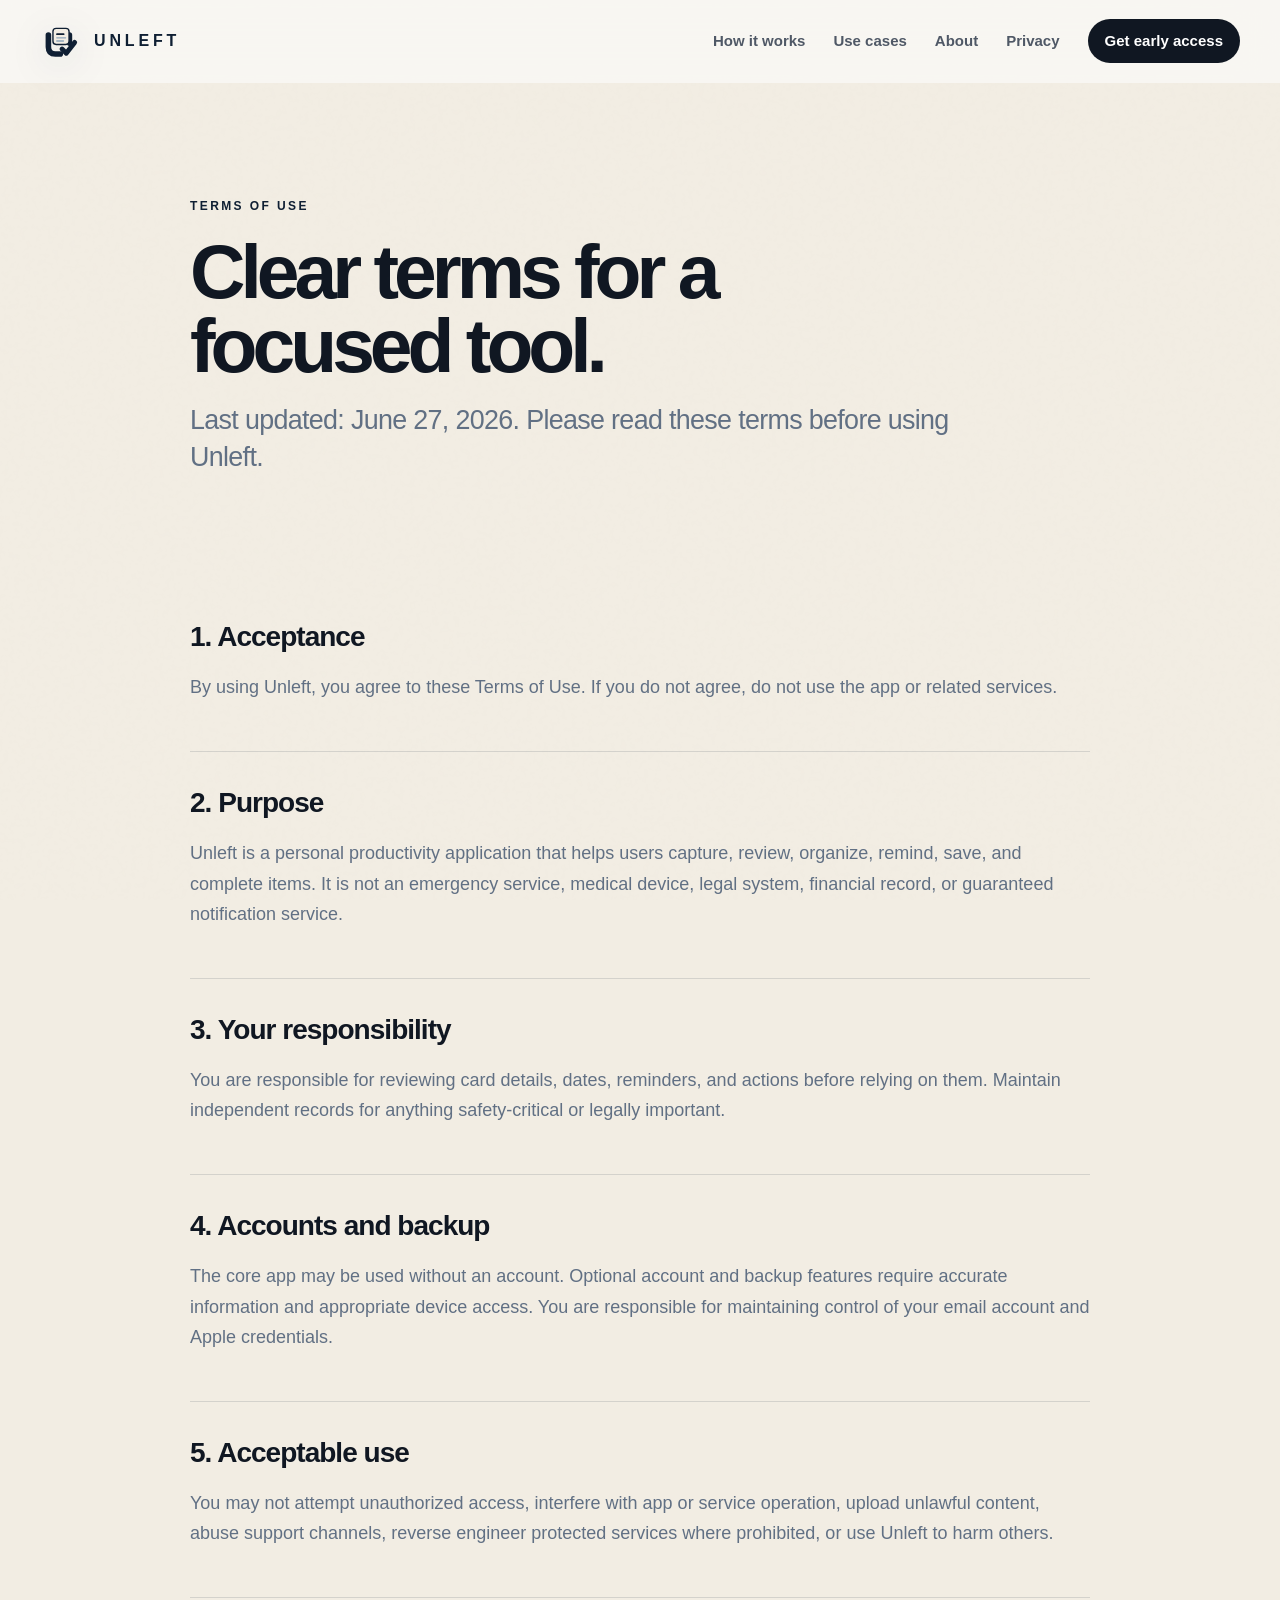
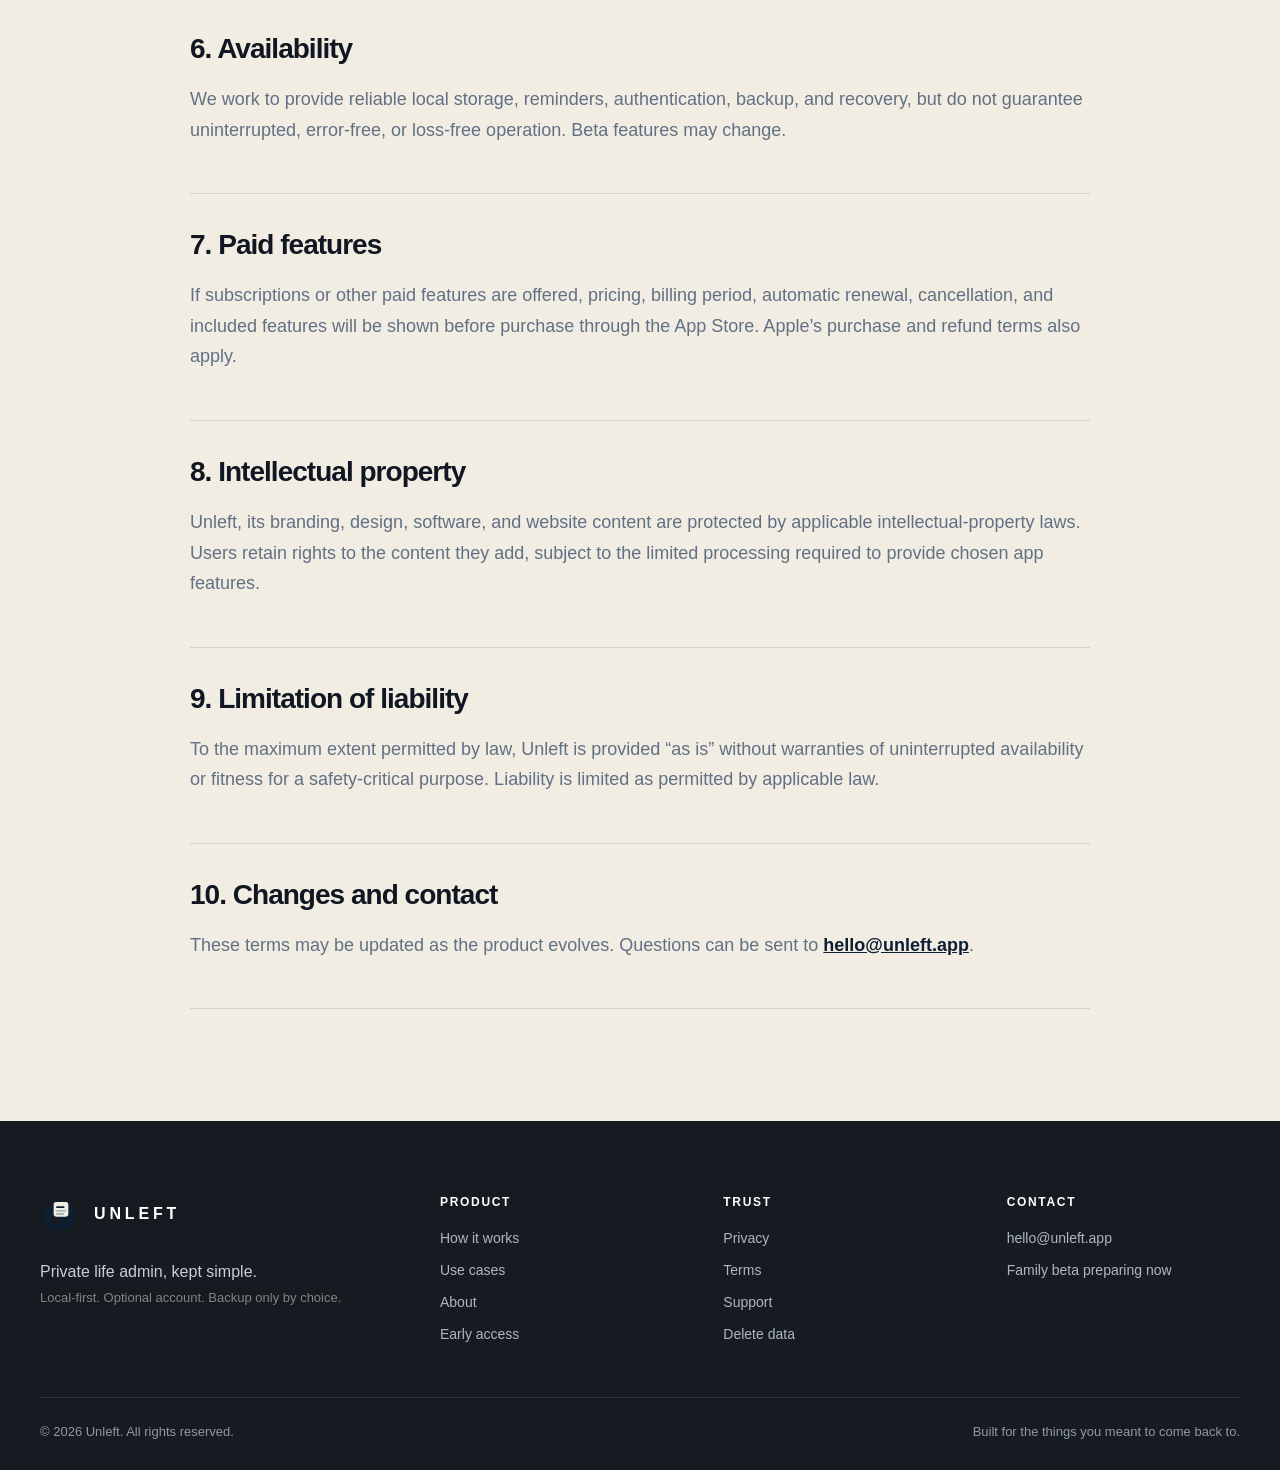
<file: terms.html>
<!doctype html>
    <html lang="en">
    <head>
      <meta charset="utf-8" />
      <meta name="viewport" content="width=device-width, initial-scale=1" />
      <meta name="theme-color" content="#0F1F33" />
      <meta name="description" content="Read the terms governing use of the Unleft app, optional accounts, backup, paid features, and acceptable use." />
      <link rel="canonical" href="https://unleft.app/terms.html" />
      <meta property="og:type" content="website" />
      <meta property="og:site_name" content="Unleft" />
      <meta property="og:title" content="Terms of Use — Unleft" />
      <meta property="og:description" content="Read the terms governing use of the Unleft app, optional accounts, backup, paid features, and acceptable use." />
      <meta property="og:url" content="https://unleft.app/terms.html" />
      <meta property="og:image" content="https://unleft.app/assets/og-unleft.png" />
      <meta name="twitter:card" content="summary_large_image" />
      <meta name="twitter:title" content="Terms of Use — Unleft" />
      <meta name="twitter:description" content="Read the terms governing use of the Unleft app, optional accounts, backup, paid features, and acceptable use." />
      <meta name="twitter:image" content="https://unleft.app/assets/og-unleft.png" />
      <link rel="icon" type="image/png" sizes="32x32" href="assets/favicon-32.png" />
      <link rel="apple-touch-icon" href="assets/apple-touch-icon.png" />
      <link rel="manifest" href="site.webmanifest" />
      <link rel="stylesheet" href="styles.css" />

      <title>Terms of Use — Unleft</title>
    </head>
    <body>

<a class="skip-link" href="#main">Skip to content</a>
<header class="site-header" data-header>
  <div class="shell nav-shell">
    <a class="brand" href="index.html" aria-label="Unleft home">
      <img src="assets/unleft-mark.svg" width="42" height="42" alt="" />
      <span>UNLEFT</span>
    </a>
    <button class="menu-button" type="button" aria-expanded="false" aria-controls="site-nav" data-menu-button>
      <span></span><span></span><span></span><span class="sr-only">Open menu</span>
    </button>
    <nav id="site-nav" class="site-nav" aria-label="Primary" data-menu>
      <a href="how-it-works.html">How it works</a>
      <a href="use-cases.html">Use cases</a>
      <a href="about.html">About</a>
      <a href="privacy.html">Privacy</a>
      <a class="nav-cta" href="contact.html">Get early access</a>
    </nav>
  </div>
</header>

      <main id="main"><section class="page-hero legal-hero"><div class="shell legal-shell" data-reveal><span class="section-kicker">TERMS OF USE</span><h1>Clear terms for a focused tool.</h1><p class="hero-lead">Last updated: June 27, 2026. Please read these terms before using Unleft.</p></div></section><section class="section legal-content"><div class="shell legal-shell"><section class="legal-section"><h2>1. Acceptance</h2><p>By using Unleft, you agree to these Terms of Use. If you do not agree, do not use the app or related services.</p></section><section class="legal-section"><h2>2. Purpose</h2><p>Unleft is a personal productivity application that helps users capture, review, organize, remind, save, and complete items. It is not an emergency service, medical device, legal system, financial record, or guaranteed notification service.</p></section><section class="legal-section"><h2>3. Your responsibility</h2><p>You are responsible for reviewing card details, dates, reminders, and actions before relying on them. Maintain independent records for anything safety-critical or legally important.</p></section><section class="legal-section"><h2>4. Accounts and backup</h2><p>The core app may be used without an account. Optional account and backup features require accurate information and appropriate device access. You are responsible for maintaining control of your email account and Apple credentials.</p></section><section class="legal-section"><h2>5. Acceptable use</h2><p>You may not attempt unauthorized access, interfere with app or service operation, upload unlawful content, abuse support channels, reverse engineer protected services where prohibited, or use Unleft to harm others.</p></section><section class="legal-section"><h2>6. Availability</h2><p>We work to provide reliable local storage, reminders, authentication, backup, and recovery, but do not guarantee uninterrupted, error-free, or loss-free operation. Beta features may change.</p></section><section class="legal-section"><h2>7. Paid features</h2><p>If subscriptions or other paid features are offered, pricing, billing period, automatic renewal, cancellation, and included features will be shown before purchase through the App Store. Apple’s purchase and refund terms also apply.</p></section><section class="legal-section"><h2>8. Intellectual property</h2><p>Unleft, its branding, design, software, and website content are protected by applicable intellectual-property laws. Users retain rights to the content they add, subject to the limited processing required to provide chosen app features.</p></section><section class="legal-section"><h2>9. Limitation of liability</h2><p>To the maximum extent permitted by law, Unleft is provided “as is” without warranties of uninterrupted availability or fitness for a safety-critical purpose. Liability is limited as permitted by applicable law.</p></section><section class="legal-section"><h2>10. Changes and contact</h2><p>These terms may be updated as the product evolves. Questions can be sent to <a href="mailto:hello@unleft.app">hello@unleft.app</a>.</p></section></div></section></main>

<footer class="site-footer">
  <div class="shell footer-grid">
    <div>
      <a class="brand footer-brand" href="index.html">
        <img src="assets/unleft-mark.svg" width="42" height="42" alt="" />
        <span>UNLEFT</span>
      </a>
      <p class="footer-tagline">Private life admin, kept simple.</p>
      <p class="microcopy">Local-first. Optional account. Backup only by choice.</p>
    </div>
    <div class="footer-column">
      <strong>Product</strong>
      <a href="how-it-works.html">How it works</a>
      <a href="use-cases.html">Use cases</a>
      <a href="about.html">About</a>
      <a href="contact.html">Early access</a>
    </div>
    <div class="footer-column">
      <strong>Trust</strong>
      <a href="privacy.html">Privacy</a>
      <a href="terms.html">Terms</a>
      <a href="support.html">Support</a>
      <a href="delete-data.html">Delete data</a>
    </div>
    <div class="footer-column">
      <strong>Contact</strong>
      <a href="mailto:hello@unleft.app">hello@unleft.app</a>
      <span>Family beta preparing now</span>
    </div>
  </div>
  <div class="shell footer-bottom">
    <span>© 2026 Unleft. All rights reserved.</span>
    <span>Built for the things you meant to come back to.</span>
  </div>
</footer>
<script src="app.js" defer></script>

    </body>
    </html>
</file>
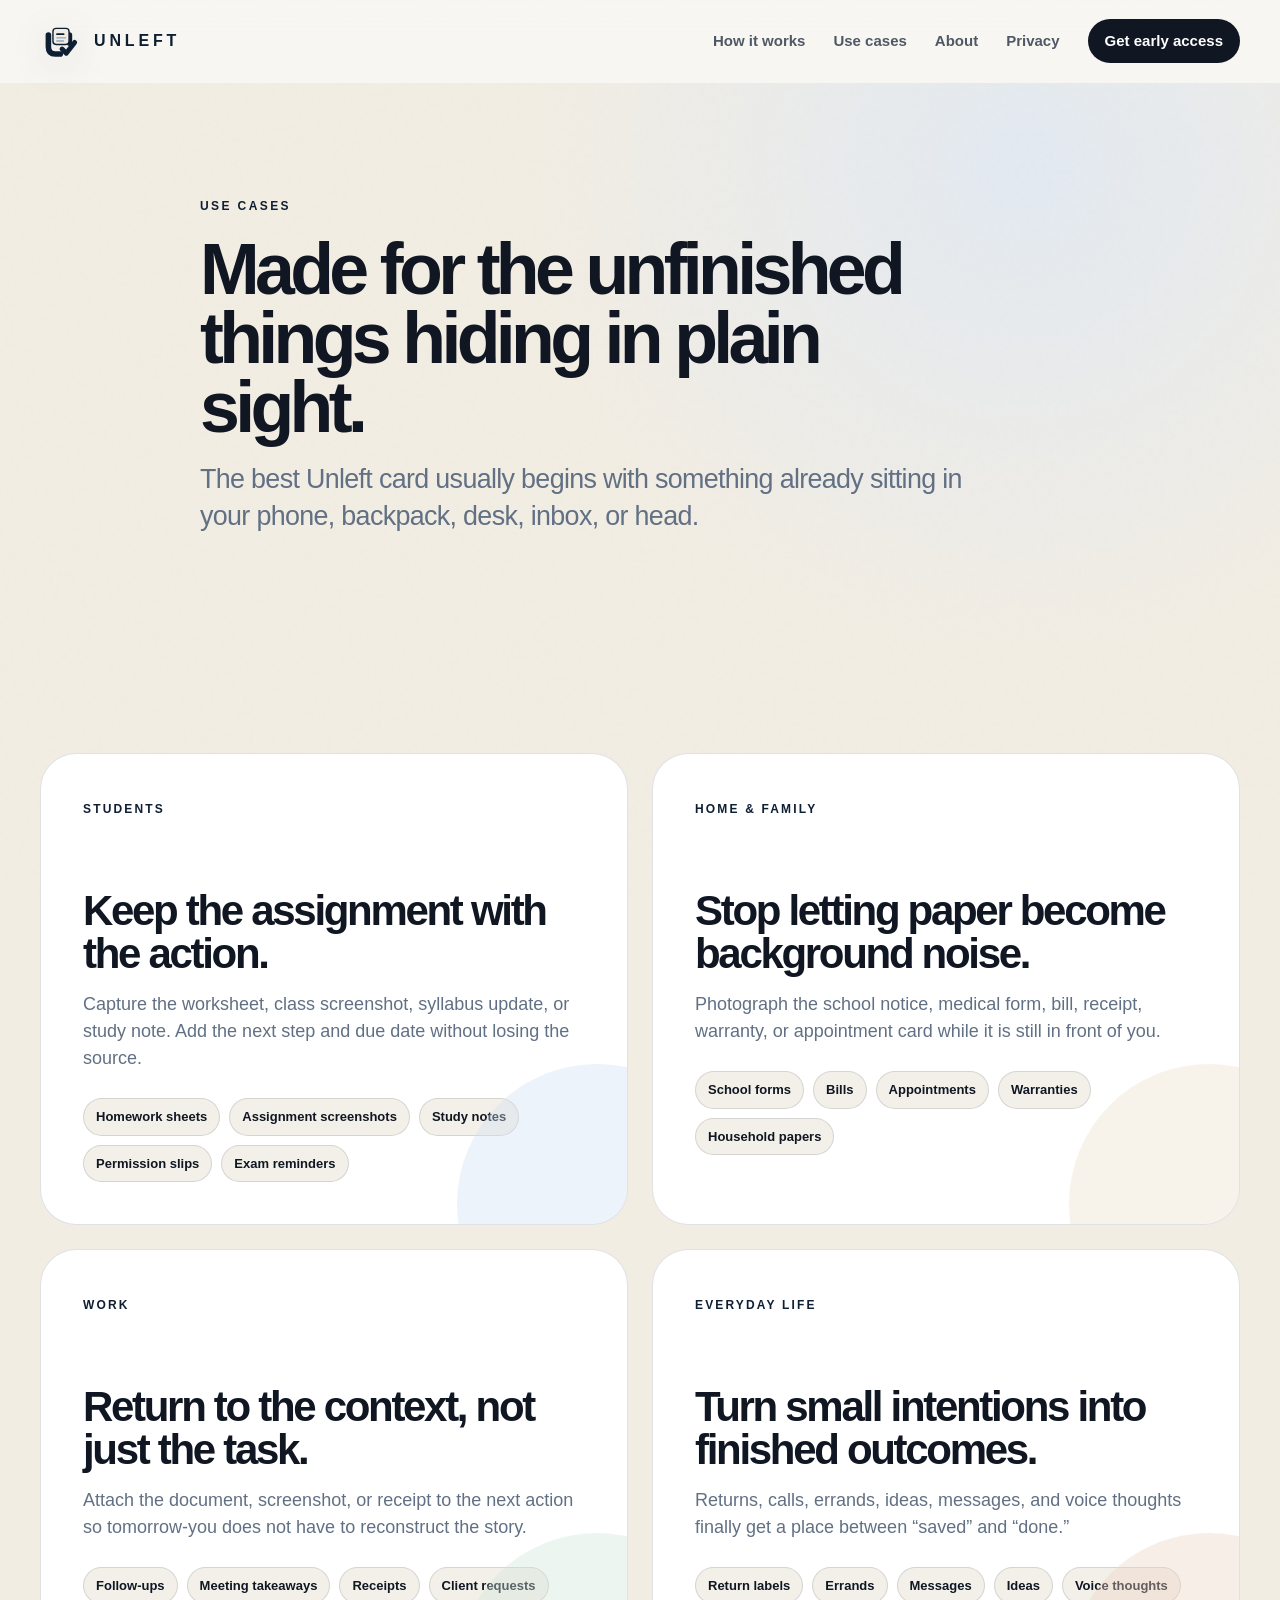
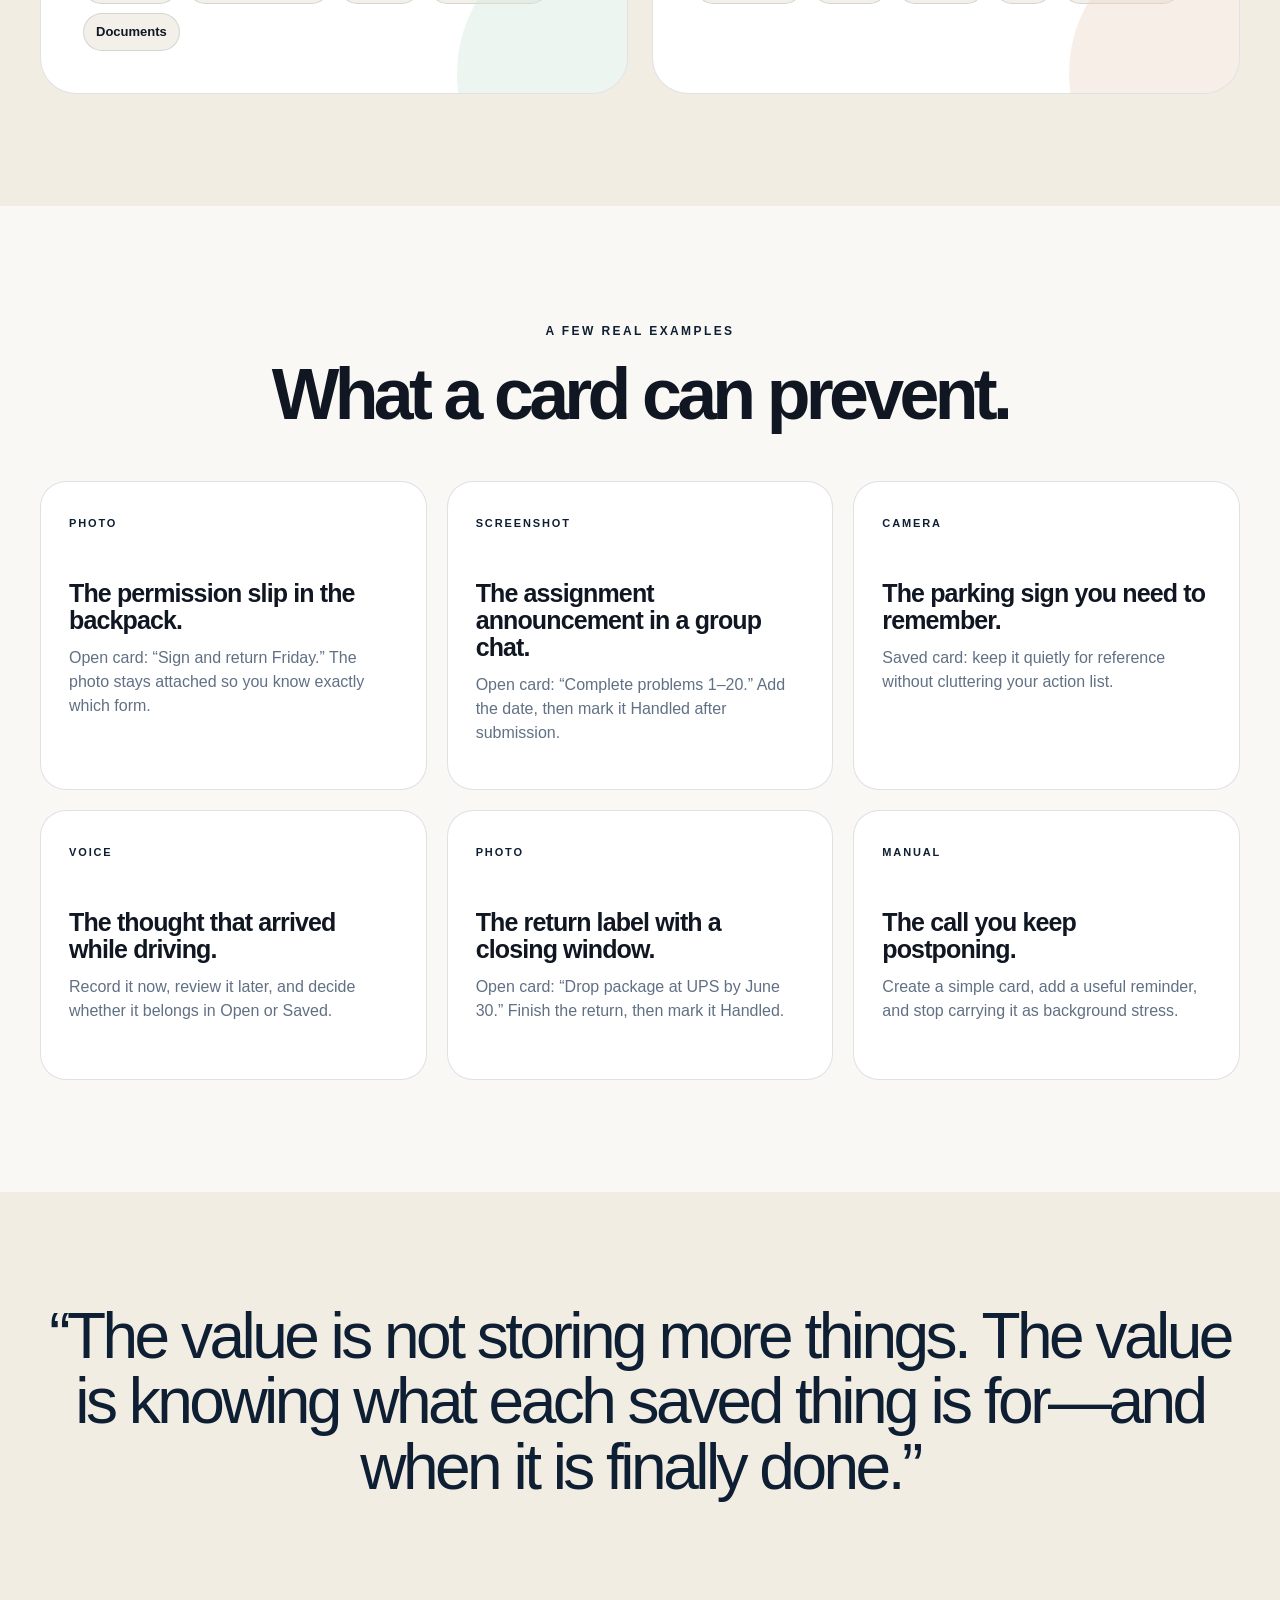
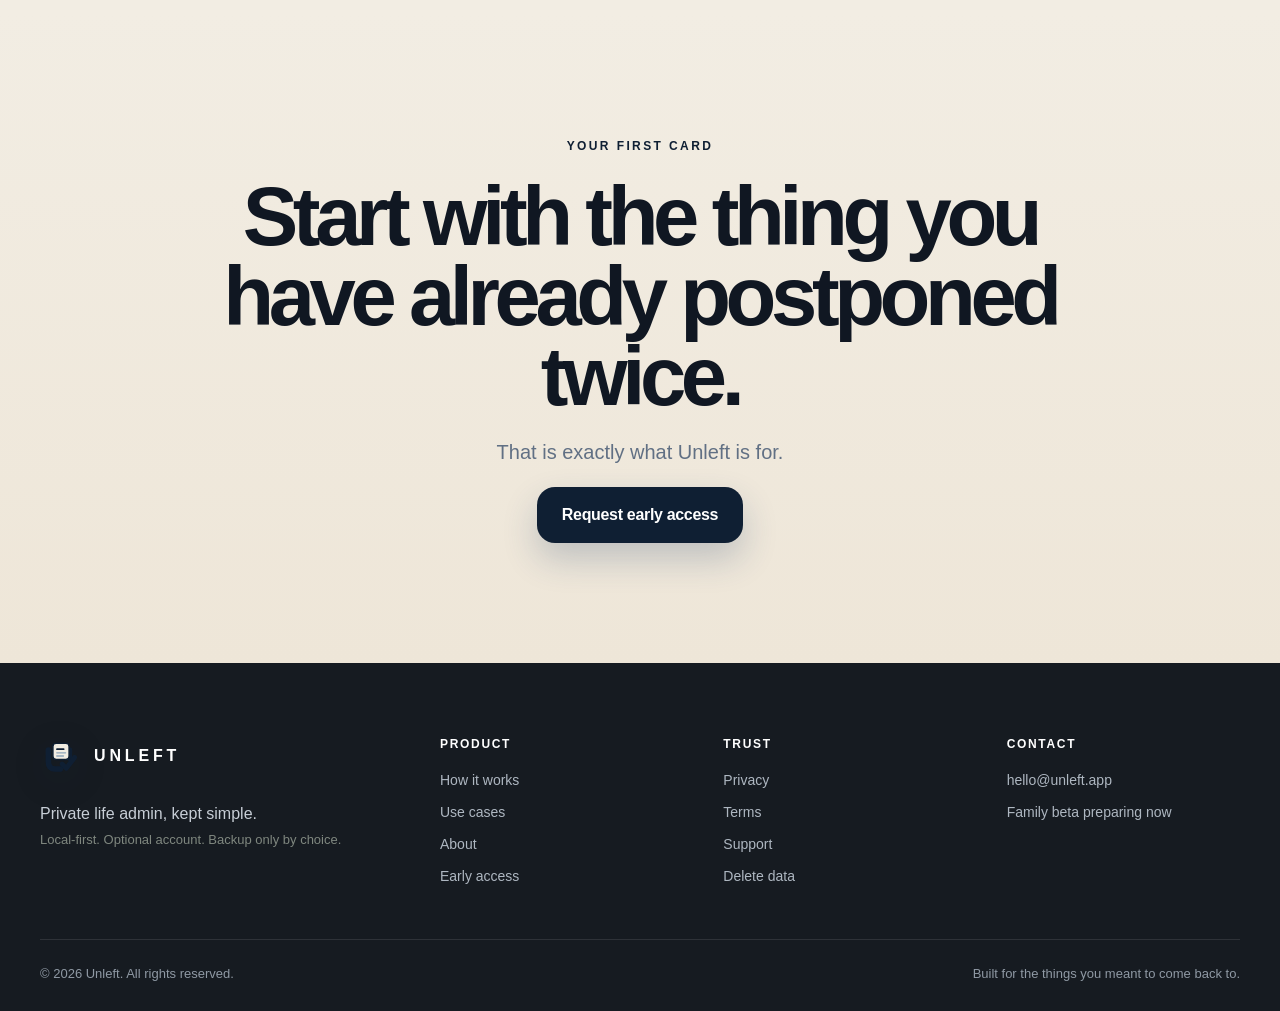
<file: use-cases.html>
<!doctype html>
    <html lang="en">
    <head>
      <meta charset="utf-8" />
      <meta name="viewport" content="width=device-width, initial-scale=1" />
      <meta name="theme-color" content="#0F1F33" />
      <meta name="description" content="See how Unleft helps students, families, professionals, and everyday users turn saved sources into handled outcomes." />
      <link rel="canonical" href="https://unleft.app/use-cases.html" />
      <meta property="og:type" content="website" />
      <meta property="og:site_name" content="Unleft" />
      <meta property="og:title" content="Unleft Use Cases — Students, Home, Work, Everyday Life" />
      <meta property="og:description" content="See how Unleft helps students, families, professionals, and everyday users turn saved sources into handled outcomes." />
      <meta property="og:url" content="https://unleft.app/use-cases.html" />
      <meta property="og:image" content="https://unleft.app/assets/og-unleft.png" />
      <meta name="twitter:card" content="summary_large_image" />
      <meta name="twitter:title" content="Unleft Use Cases — Students, Home, Work, Everyday Life" />
      <meta name="twitter:description" content="See how Unleft helps students, families, professionals, and everyday users turn saved sources into handled outcomes." />
      <meta name="twitter:image" content="https://unleft.app/assets/og-unleft.png" />
      <link rel="icon" type="image/png" sizes="32x32" href="assets/favicon-32.png" />
      <link rel="apple-touch-icon" href="assets/apple-touch-icon.png" />
      <link rel="manifest" href="site.webmanifest" />
      <link rel="stylesheet" href="styles.css" />

      <title>Unleft Use Cases — Students, Home, Work, Everyday Life</title>
    </head>
    <body>

<a class="skip-link" href="#main">Skip to content</a>
<header class="site-header" data-header>
  <div class="shell nav-shell">
    <a class="brand" href="index.html" aria-label="Unleft home">
      <img src="assets/unleft-mark.svg" width="42" height="42" alt="" />
      <span>UNLEFT</span>
    </a>
    <button class="menu-button" type="button" aria-expanded="false" aria-controls="site-nav" data-menu-button>
      <span></span><span></span><span></span><span class="sr-only">Open menu</span>
    </button>
    <nav id="site-nav" class="site-nav" aria-label="Primary" data-menu>
      <a href="how-it-works.html">How it works</a>
      <a href="use-cases.html">Use cases</a>
      <a href="about.html">About</a>
      <a href="privacy.html">Privacy</a>
      <a class="nav-cta" href="contact.html">Get early access</a>
    </nav>
  </div>
</header>

      <main id="main">
<section class="page-hero compact-hero"><div class="shell narrow" data-reveal><span class="section-kicker">USE CASES</span><h1>Made for the unfinished things hiding in plain sight.</h1><p class="hero-lead">The best Unleft card usually begins with something already sitting in your phone, backpack, desk, inbox, or head.</p></div></section>
<section class="section persona-section"><div class="shell persona-grid">
<article class="persona-card student" data-reveal><span class="persona-badge">STUDENTS</span><h2>Keep the assignment with the action.</h2><p>Capture the worksheet, class screenshot, syllabus update, or study note. Add the next step and due date without losing the source.</p><div class="example-list"><span>Homework sheets</span><span>Assignment screenshots</span><span>Study notes</span><span>Permission slips</span><span>Exam reminders</span></div></article>
<article class="persona-card family" data-reveal><span class="persona-badge">HOME & FAMILY</span><h2>Stop letting paper become background noise.</h2><p>Photograph the school notice, medical form, bill, receipt, warranty, or appointment card while it is still in front of you.</p><div class="example-list"><span>School forms</span><span>Bills</span><span>Appointments</span><span>Warranties</span><span>Household papers</span></div></article>
<article class="persona-card work" data-reveal><span class="persona-badge">WORK</span><h2>Return to the context, not just the task.</h2><p>Attach the document, screenshot, or receipt to the next action so tomorrow-you does not have to reconstruct the story.</p><div class="example-list"><span>Follow-ups</span><span>Meeting takeaways</span><span>Receipts</span><span>Client requests</span><span>Documents</span></div></article>
<article class="persona-card life" data-reveal><span class="persona-badge">EVERYDAY LIFE</span><h2>Turn small intentions into finished outcomes.</h2><p>Returns, calls, errands, ideas, messages, and voice thoughts finally get a place between “saved” and “done.”</p><div class="example-list"><span>Return labels</span><span>Errands</span><span>Messages</span><span>Ideas</span><span>Voice thoughts</span></div></article>
</div></section>
<section class="section scenario-section"><div class="shell"><div class="section-heading center" data-reveal><span class="section-kicker">A FEW REAL EXAMPLES</span><h2>What a card can prevent.</h2></div><div class="scenario-grid">
<article data-reveal><span class="scenario-source">PHOTO</span><h3>The permission slip in the backpack.</h3><p>Open card: “Sign and return Friday.” The photo stays attached so you know exactly which form.</p></article>
<article data-reveal><span class="scenario-source">SCREENSHOT</span><h3>The assignment announcement in a group chat.</h3><p>Open card: “Complete problems 1–20.” Add the date, then mark it Handled after submission.</p></article>
<article data-reveal><span class="scenario-source">CAMERA</span><h3>The parking sign you need to remember.</h3><p>Saved card: keep it quietly for reference without cluttering your action list.</p></article>
<article data-reveal><span class="scenario-source">VOICE</span><h3>The thought that arrived while driving.</h3><p>Record it now, review it later, and decide whether it belongs in Open or Saved.</p></article>
<article data-reveal><span class="scenario-source">PHOTO</span><h3>The return label with a closing window.</h3><p>Open card: “Drop package at UPS by June 30.” Finish the return, then mark it Handled.</p></article>
<article data-reveal><span class="scenario-source">MANUAL</span><h3>The call you keep postponing.</h3><p>Create a simple card, add a useful reminder, and stop carrying it as background stress.</p></article>
</div></div></section>
<section class="section split-quote"><div class="shell"><blockquote data-reveal>“The value is not storing more things. The value is knowing what each saved thing is for—and when it is finally done.”</blockquote></div></section>
<section class="final-cta"><div class="shell final-cta-inner" data-reveal><span class="section-kicker">YOUR FIRST CARD</span><h2>Start with the thing you have already postponed twice.</h2><p>That is exactly what Unleft is for.</p><a class="button button-primary" href="mailto:hello@unleft.app?subject=Unleft%20Early%20Access">Request early access</a></div></section>
</main>

<footer class="site-footer">
  <div class="shell footer-grid">
    <div>
      <a class="brand footer-brand" href="index.html">
        <img src="assets/unleft-mark.svg" width="42" height="42" alt="" />
        <span>UNLEFT</span>
      </a>
      <p class="footer-tagline">Private life admin, kept simple.</p>
      <p class="microcopy">Local-first. Optional account. Backup only by choice.</p>
    </div>
    <div class="footer-column">
      <strong>Product</strong>
      <a href="how-it-works.html">How it works</a>
      <a href="use-cases.html">Use cases</a>
      <a href="about.html">About</a>
      <a href="contact.html">Early access</a>
    </div>
    <div class="footer-column">
      <strong>Trust</strong>
      <a href="privacy.html">Privacy</a>
      <a href="terms.html">Terms</a>
      <a href="support.html">Support</a>
      <a href="delete-data.html">Delete data</a>
    </div>
    <div class="footer-column">
      <strong>Contact</strong>
      <a href="mailto:hello@unleft.app">hello@unleft.app</a>
      <span>Family beta preparing now</span>
    </div>
  </div>
  <div class="shell footer-bottom">
    <span>© 2026 Unleft. All rights reserved.</span>
    <span>Built for the things you meant to come back to.</span>
  </div>
</footer>
<script src="app.js" defer></script>

    </body>
    </html>
</file>
<file: styles.css>
:root{
  --paper:#f2ede3;--paper-2:#faf8f5;--surface:#fffdf9;--ink:#101722;--muted:#617084;
  --navy:#0f1f33;--navy-2:#1a314a;--blue-soft:#e6edf4;--green:#356f50;--green-deep:#17314e;
  --olive:#53634c;--rust:#9a5428;--sand:#e9dcc8;--line:rgba(32,48,68,.14);
  --shadow:0 28px 80px rgba(29,42,60,.14);--shadow-soft:0 16px 44px rgba(29,42,60,.09);
  --radius-xl:40px;--radius-lg:28px;--radius-md:20px;--shell:1200px;
}
*{box-sizing:border-box}html{scroll-behavior:smooth}body{margin:0;background:var(--paper);color:var(--ink);font-family:-apple-system,BlinkMacSystemFont,"SF Pro Display","Segoe UI",sans-serif;line-height:1.5;-webkit-font-smoothing:antialiased}body::before{content:"";position:fixed;inset:0;pointer-events:none;opacity:.26;background-image:url("data:image/svg+xml,%3Csvg viewBox='0 0 180 180' xmlns='http://www.w3.org/2000/svg'%3E%3Cfilter id='n'%3E%3CfeTurbulence type='fractalNoise' baseFrequency='.9' numOctaves='2' stitchTiles='stitch'/%3E%3C/filter%3E%3Crect width='100%25' height='100%25' filter='url(%23n)' opacity='.035'/%3E%3C/svg%3E")}img{max-width:100%;display:block}a{color:inherit}button,input,textarea{font:inherit}.shell{width:min(var(--shell),calc(100% - 40px));margin:0 auto}.narrow{max-width:880px}.sr-only{position:absolute;width:1px;height:1px;padding:0;margin:-1px;overflow:hidden;clip:rect(0,0,0,0);white-space:nowrap;border:0}.skip-link{position:fixed;left:16px;top:-80px;z-index:999;background:var(--ink);color:white;padding:12px 16px;border-radius:10px}.skip-link:focus{top:16px}.site-header{position:sticky;top:0;z-index:100;background:rgba(250,248,245,.84);backdrop-filter:blur(18px);border-bottom:1px solid transparent;transition:border-color .25s,box-shadow .25s}.site-header.scrolled{border-color:var(--line);box-shadow:0 8px 30px rgba(30,40,54,.06)}.nav-shell{height:82px;display:flex;align-items:center;justify-content:space-between;gap:24px}.brand{display:inline-flex;align-items:center;gap:12px;text-decoration:none;font-weight:900;letter-spacing:.24em;color:var(--navy)}.brand img{border-radius:12px;filter:drop-shadow(0 8px 18px rgba(15,31,51,.10))}.site-nav{display:flex;align-items:center;gap:28px}.site-nav a{text-decoration:none;font-size:15px;font-weight:750;color:#4f5866}.site-nav a:hover,.site-nav a:focus-visible{color:var(--ink)}.nav-cta{padding:11px 17px;border-radius:999px;background:var(--ink);color:white!important}.menu-button{display:none;width:46px;height:46px;border:1px solid var(--line);background:rgba(255,255,255,.72);border-radius:14px;padding:11px;gap:5px;flex-direction:column;justify-content:center}.menu-button span:not(.sr-only){display:block;width:100%;height:2px;background:var(--ink);border-radius:4px}.hero-section{min-height:calc(100vh - 82px);display:grid;align-items:center;overflow:hidden;padding:64px 0 82px;position:relative}.hero-section::before{content:"";position:absolute;width:580px;height:580px;border-radius:50%;background:#dfe7ef;right:-210px;top:-180px;opacity:.72}.hero-grid{display:grid;grid-template-columns:1.02fr .98fr;align-items:center;gap:72px;position:relative}.eyebrow,.section-kicker{display:inline-flex;align-items:center;gap:9px;color:var(--navy);font-size:12px;font-weight:900;letter-spacing:.2em;text-transform:uppercase}.pulse-dot{width:9px;height:9px;border-radius:50%;background:#8fa6ba;box-shadow:0 0 0 6px rgba(143,166,186,.16)}h1,h2,h3,p{margin-top:0}.hero-copy h1,.page-hero h1{font-size:clamp(56px,7.3vw,106px);line-height:.92;letter-spacing:-.075em;margin:24px 0 30px;max-width:760px}.hero-lead{font-size:clamp(20px,2.1vw,28px);line-height:1.36;color:var(--muted);letter-spacing:-.025em;max-width:760px}.hero-actions{display:flex;gap:14px;flex-wrap:wrap;margin-top:34px}.button{display:inline-flex;align-items:center;justify-content:center;min-height:56px;padding:0 24px;border-radius:18px;text-decoration:none;font-weight:850;letter-spacing:-.02em;border:1px solid transparent;transition:transform .2s,box-shadow .2s,background .2s}.button:hover{transform:translateY(-2px)}.button:focus-visible,.site-nav a:focus-visible,.text-link:focus-visible,summary:focus-visible{outline:3px solid rgba(41,70,111,.35);outline-offset:4px}.button-primary{background:var(--navy);color:white;box-shadow:0 16px 34px rgba(41,70,111,.24)}.button-primary:hover{background:var(--navy-2)}.button-secondary{background:rgba(255,255,255,.72);border-color:var(--line);color:var(--ink)}.button-light{background:white;color:var(--green-deep);margin-top:28px}.trust-strip{display:flex;flex-wrap:wrap;gap:12px 22px;margin-top:30px;color:#5d665f;font-size:14px;font-weight:750}.trust-strip span::before{content:"✓";color:var(--green);margin-right:7px}.hero-visual{min-height:720px;position:relative;display:grid;place-items:center}.ambient-orb{position:absolute;border-radius:50%;filter:blur(2px)}.orb-one{width:420px;height:420px;background:#dfe8f2;right:-40px;top:30px}.orb-two{width:330px;height:330px;background:#eadcc8;left:-20px;bottom:20px}.phone-frame{position:relative;background:#101217;border:10px solid #101217;border-radius:56px;box-shadow:0 42px 90px rgba(20,29,40,.28);overflow:hidden}.phone-frame img{width:100%;height:auto;border-radius:45px}.phone-speaker{position:absolute;z-index:3;width:98px;height:24px;background:#101217;border-radius:0 0 16px 16px;top:0;left:50%;transform:translateX(-50%)}.phone-main{width:min(390px,78vw);z-index:2;transform:rotate(2.6deg)}.floating-card{position:absolute;z-index:5;background:rgba(255,253,249,.92);backdrop-filter:blur(14px);border:1px solid rgba(255,255,255,.8);box-shadow:var(--shadow-soft);border-radius:20px;padding:16px 18px;display:flex;flex-direction:column;gap:3px}.floating-card strong{font-size:16px}.floating-card small{color:var(--muted)}.floating-open{left:-28px;top:155px;width:250px}.floating-handled{right:-18px;bottom:120px;flex-direction:row;align-items:center;gap:12px;width:250px}.mini-label{font-size:10px;font-weight:900;letter-spacing:.18em;color:var(--navy)}.handled-check{width:38px;height:38px;border-radius:50%;display:grid;place-items:center;background:#e7f0ea;color:var(--green);font-weight:900}.floating-handled div{display:flex;flex-direction:column}.proof-band{background:var(--ink);color:white;padding:26px 0}.proof-grid{display:grid;grid-template-columns:repeat(3,1fr);gap:30px}.proof-grid div{display:flex;flex-direction:column;gap:4px}.proof-grid strong{font-size:16px}.proof-grid span{color:#b8c0cb;font-size:14px}.section{padding:112px 0}.section-heading{max-width:850px;margin-bottom:52px}.section-heading.center{text-align:center;margin-left:auto;margin-right:auto}.section-heading h2,.split-heading h2,.walkthrough-copy h2,.why-pay-grid h2,.privacy-copy h2,.page-hero h1,.contact-grid h1{font-size:clamp(45px,5.6vw,78px);line-height:.96;letter-spacing:-.065em;margin:18px 0 20px}.section-heading p,.large-copy p,.walkthrough-copy>p{font-size:21px;line-height:1.55;color:var(--muted)}.split-heading{display:grid;grid-template-columns:.95fr 1.05fr;gap:80px;align-items:start}.large-copy p:first-child{color:var(--ink);font-size:26px;letter-spacing:-.03em}.stage-section{background:var(--paper-2);border-top:1px solid var(--line);border-bottom:1px solid var(--line)}.state-grid{display:grid;grid-template-columns:repeat(3,1fr);gap:22px}.state-card{position:relative;min-height:370px;padding:34px;border-radius:32px;background:white;border:1px solid var(--line);box-shadow:var(--shadow-soft);overflow:hidden}.state-card::after{content:"";position:absolute;right:-60px;bottom:-60px;width:180px;height:180px;border-radius:50%;opacity:.45}.state-open::after{background:#dce7f5}.state-saved::after{background:#ead5c5}.state-handled::after{background:#d6e8dc}.state-icon{width:52px;height:52px;border-radius:18px;display:grid;place-items:center;background:var(--blue-soft);color:var(--navy);font-weight:900}.state-saved .state-icon{background:#f2e5da;color:var(--rust)}.state-handled .state-icon{background:#e5f0e8;color:var(--green)}.state-name{display:block;margin-top:72px;font-size:12px;letter-spacing:.18em;font-weight:900;color:var(--navy)}.state-saved .state-name{color:var(--rust)}.state-handled .state-name{color:var(--green)}.state-card h3{font-size:31px;line-height:1.05;letter-spacing:-.04em;margin:10px 0}.state-card p{font-size:17px;color:var(--muted);max-width:280px}.walkthrough-grid{display:grid;grid-template-columns:1.05fr .95fr;gap:90px;align-items:center}.step-list{list-style:none;padding:0;margin:34px 0;display:grid;gap:16px}.step-list li{display:grid;grid-template-columns:44px 1fr;gap:16px;padding:17px 0;border-bottom:1px solid var(--line)}.step-list li>span{width:38px;height:38px;border-radius:13px;background:var(--navy);color:white;display:grid;place-items:center;font-weight:900}.step-list strong{font-size:18px}.step-list p{margin:3px 0 0;color:var(--muted)}.text-link{display:inline-flex;gap:8px;color:var(--navy);font-weight:850;text-decoration:none}.walkthrough-visual{position:relative;min-height:720px;display:grid;place-items:center}.phone-secondary{width:min(365px,76vw);transform:rotate(-3deg);z-index:2}.source-stack{position:absolute;right:-25px;bottom:80px;z-index:4}.source-stack>div{width:220px;padding:18px;border-radius:18px;background:#fffdf7;border:1px solid var(--line);box-shadow:var(--shadow-soft);font-size:12px;letter-spacing:.12em;font-weight:900}.source-stack strong{display:block;font-size:18px;letter-spacing:-.02em;margin-top:8px}.source-stack span{display:block;color:var(--muted);font-weight:600;letter-spacing:0;margin-top:4px}.source-stack .second{transform:translate(-45px,-12px) rotate(-4deg)}.source-stack .source-note{transform:translate(24px,-20px) rotate(3deg)}.use-case-section{background:#ecf0f4}.use-case-grid{display:grid;grid-template-columns:repeat(2,1fr);gap:22px}.use-case-card{min-height:350px;border-radius:34px;padding:34px;background:white;border:1px solid rgba(255,255,255,.9);box-shadow:var(--shadow-soft);position:relative;overflow:hidden}.use-case-card::after{content:"";position:absolute;width:210px;height:210px;border-radius:50%;right:-70px;bottom:-80px;opacity:.45}.accent-student::after{background:#dbe7f4}.accent-family::after{background:#e5dfc9}.accent-work::after{background:#d7e8dd}.accent-life::after{background:#ecd9cc}.use-case-top{display:flex;align-items:center;gap:12px;font-size:12px;font-weight:900;letter-spacing:.16em;color:var(--navy)}.use-icon{width:42px;height:42px;border-radius:14px;background:var(--blue-soft);display:grid;place-items:center;font-size:15px}.use-case-card h3{font-size:31px;line-height:1.08;letter-spacing:-.04em;margin:62px 0 14px;max-width:470px}.use-case-card p{font-size:17px;color:var(--muted);max-width:480px}.center-link{text-align:center;margin-top:34px}.why-pay-grid{display:grid;grid-template-columns:.92fr 1.08fr;gap:80px;align-items:start}.value-stack{display:grid}.value-stack article{display:grid;grid-template-columns:48px 1fr;gap:20px;padding:24px 0;border-bottom:1px solid var(--line)}.value-stack article>span{color:var(--navy);font-size:13px;font-weight:900;letter-spacing:.12em}.value-stack strong{font-size:21px}.value-stack p{color:var(--muted);margin:6px 0 0}.privacy-feature{background:var(--green-deep);color:white;position:relative;overflow:hidden}.privacy-feature::before{content:"";position:absolute;width:580px;height:580px;border-radius:50%;background:#234d38;right:-180px;top:-160px}.privacy-grid{display:grid;grid-template-columns:1.12fr .88fr;gap:80px;align-items:center;position:relative}.section-kicker.light{color:#b9cfbf}.privacy-copy p{color:#c8d5cc;font-size:20px;max-width:700px}.privacy-points{display:grid;grid-template-columns:repeat(2,1fr);gap:14px;margin-top:30px;color:#eef5f0;font-weight:700}.privacy-seal{width:min(390px,75vw);aspect-ratio:1;border-radius:50%;border:1px solid rgba(255,255,255,.18);background:rgba(255,255,255,.05);display:flex;flex-direction:column;align-items:center;justify-content:center;text-align:center;box-shadow:inset 0 0 70px rgba(255,255,255,.04)}.privacy-seal img{width:190px;border-radius:44px;margin-bottom:18px}.privacy-seal span{font-size:18px;font-weight:900;letter-spacing:.18em}.privacy-seal small{color:#a9c0ae;margin-top:6px;letter-spacing:.12em}.comparison-section{background:var(--paper-2)}.comparison-table{border:1px solid var(--line);border-radius:28px;overflow:hidden;background:white;box-shadow:var(--shadow-soft)}.comparison-row{display:grid;grid-template-columns:.8fr 1fr 1.4fr;gap:24px;padding:23px 26px;border-bottom:1px solid var(--line);color:var(--muted)}.comparison-row:last-child{border-bottom:0}.comparison-head{background:#f0ece4;color:var(--ink);font-size:12px;font-weight:900;letter-spacing:.13em;text-transform:uppercase}.comparison-highlight{background:var(--navy);color:white}.faq-grid{display:grid;grid-template-columns:.85fr 1.15fr;gap:80px}.faq-list{border-top:1px solid var(--line)}details{border-bottom:1px solid var(--line);padding:0}summary{cursor:pointer;list-style:none;padding:24px 44px 24px 0;font-size:20px;font-weight:800;position:relative}summary::-webkit-details-marker{display:none}summary::after{content:"+";position:absolute;right:0;font-size:26px;color:var(--navy)}details[open] summary::after{content:"–"}.faq-list p{color:var(--muted);padding:0 30px 24px 0;margin:0}.final-cta{padding:120px 0;background:linear-gradient(180deg,var(--paper),#eee6d8)}.final-cta-inner{max-width:920px;text-align:center}.final-cta-inner img{width:128px;border-radius:30px;margin:0 auto 28px;box-shadow:var(--shadow-soft)}.final-cta h2{font-size:clamp(48px,6.5vw,86px);line-height:.96;letter-spacing:-.065em;margin:20px 0}.final-cta p{font-size:20px;color:var(--muted)}.center-actions{justify-content:center}.microcopy{font-size:13px!important;color:#7f877f!important}.site-footer{background:#161b21;color:white;padding:72px 0 28px}.footer-grid{display:grid;grid-template-columns:1.5fr repeat(3,1fr);gap:50px}.footer-brand{color:white}.footer-tagline{color:#c7ced6;margin:18px 0 4px}.footer-column{display:flex;flex-direction:column;gap:11px}.footer-column strong{font-size:12px;letter-spacing:.14em;color:white;text-transform:uppercase;margin-bottom:6px}.footer-column a,.footer-column span{color:#aeb7c1;text-decoration:none;font-size:14px}.footer-column a:hover{color:white}.footer-bottom{display:flex;justify-content:space-between;gap:20px;border-top:1px solid rgba(255,255,255,.1);margin-top:52px;padding-top:24px;color:#8f99a4;font-size:13px}.page-hero{padding:110px 0 80px;overflow:hidden}.compact-hero{background:radial-gradient(circle at 80% 15%,#e2e9f1,transparent 31rem)}.page-hero .hero-lead{max-width:780px}.timeline{display:grid;gap:120px}.timeline article{display:grid;grid-template-columns:70px 1fr .9fr;gap:46px;align-items:center}.timeline article:nth-child(even){grid-template-columns:70px .9fr 1fr}.timeline-number{width:58px;height:58px;border-radius:20px;background:var(--navy);color:white;display:grid;place-items:center;font-weight:900}.timeline h2{font-size:clamp(42px,4.8vw,68px);line-height:.98;letter-spacing:-.055em;margin:15px 0}.timeline p{font-size:19px;color:var(--muted)}.clean-list{padding-left:20px;color:var(--muted);line-height:1.8}.timeline-visual{min-height:360px;position:relative}.paper-stack{position:absolute;left:10%;top:10%;width:300px;padding:28px;background:white;border:1px solid var(--line);border-radius:24px;box-shadow:var(--shadow-soft);transform:rotate(-4deg)}.paper-stack.second{left:32%;top:44%;transform:rotate(4deg)}.paper-stack>span{font-size:11px;font-weight:900;letter-spacing:.18em;color:var(--navy)}.paper-stack strong{display:block;font-size:27px;margin:26px 0 5px}.paper-stack small{color:var(--muted)}.phone-inline{width:310px;margin:auto}.state-mini-grid{display:grid;grid-template-columns:repeat(2,1fr);gap:14px}.mini-state{padding:42px 24px;border-radius:25px;background:white;border:1px solid var(--line);display:flex;flex-direction:column;gap:7px}.mini-state strong{font-size:14px;letter-spacing:.17em}.mini-state span{color:var(--muted)}.mini-state.open strong{color:var(--navy)}.mini-state.saved strong{color:var(--rust)}.reminder-demo{padding:35px;border-radius:28px;background:var(--navy);color:white;box-shadow:var(--shadow)}.reminder-demo span{font-size:12px;letter-spacing:.15em;color:#bfd0e6}.reminder-demo strong{display:block;font-size:27px;margin:14px 0}.reminder-demo small{color:#dfe7f1}.handled-demo{display:flex;flex-direction:column;align-items:center;justify-content:center;padding:48px;background:#e7f0ea;border:1px solid #cfe0d4;border-radius:30px;text-align:center}.handled-demo div{width:76px;height:76px;border-radius:50%;display:grid;place-items:center;background:var(--green);color:white;font-size:35px}.handled-demo strong{font-size:28px;margin:18px 0 4px}.handled-demo span{color:var(--green)}.slim-feature{padding:90px 0}.persona-grid{display:grid;grid-template-columns:repeat(2,1fr);gap:24px}.persona-card{padding:42px;border-radius:36px;background:white;border:1px solid var(--line);min-height:430px;position:relative;overflow:hidden}.persona-card::after{content:"";position:absolute;width:280px;height:280px;border-radius:50%;right:-110px;bottom:-120px;opacity:.38}.persona-card.student::after{background:#cfe0f1}.persona-card.family::after{background:#e9dcc8}.persona-card.work::after{background:#d0e4d7}.persona-card.life::after{background:#ecd1c2}.persona-badge{font-size:12px;letter-spacing:.18em;font-weight:900;color:var(--navy)}.persona-card h2{font-size:42px;line-height:1.02;letter-spacing:-.055em;margin:70px 0 15px;max-width:470px}.persona-card p{color:var(--muted);font-size:18px;max-width:520px}.example-list{display:flex;flex-wrap:wrap;gap:9px;margin-top:26px}.example-list span{padding:8px 12px;border-radius:999px;background:#f3f0e9;border:1px solid var(--line);font-size:13px;font-weight:700}.scenario-section{background:var(--paper-2)}.scenario-grid{display:grid;grid-template-columns:repeat(3,1fr);gap:20px}.scenario-grid article{background:white;border:1px solid var(--line);border-radius:26px;padding:28px;min-height:270px}.scenario-source{font-size:11px;font-weight:900;letter-spacing:.17em;color:var(--navy)}.scenario-grid h3{font-size:25px;line-height:1.08;letter-spacing:-.035em;margin:46px 0 12px}.scenario-grid p{color:var(--muted)}.split-quote blockquote{font-size:clamp(38px,5vw,70px);line-height:1.03;letter-spacing:-.055em;text-align:center;margin:0;color:var(--navy)}.story-grid{display:grid;grid-template-columns:.9fr 1.1fr;gap:80px}.story-grid h2{font-size:clamp(44px,5vw,72px);line-height:.98;letter-spacing:-.06em;margin:15px 0}.principles-section{background:var(--paper-2)}.principle-grid{display:grid;grid-template-columns:repeat(3,1fr);gap:18px}.principle-grid article{padding:28px;background:white;border:1px solid var(--line);border-radius:24px;min-height:230px}.principle-grid span{color:var(--navy);font-size:12px;font-weight:900;letter-spacing:.15em}.principle-grid h3{font-size:24px;margin:50px 0 10px}.principle-grid p{color:var(--muted)}.founder-note{text-align:center}.legal-hero{padding-bottom:44px}.legal-shell{max-width:900px}.legal-hero h1{font-size:clamp(52px,6vw,86px)}.legal-notice{margin-top:30px;padding:20px 22px;border:1px solid #cfe0d4;background:#edf4ef;color:#29593f;border-radius:20px}.legal-content{padding-top:40px}.legal-section{padding:30px 0;border-bottom:1px solid var(--line)}.legal-section h2{font-size:28px;letter-spacing:-.035em;margin-bottom:14px}.legal-section p,.legal-section li{font-size:18px;line-height:1.7;color:var(--muted)}.legal-section a{color:var(--navy);font-weight:750}.contact-hero{padding-bottom:110px}.contact-grid{display:grid;grid-template-columns:1.05fr .95fr;gap:80px;align-items:center}.contact-card{padding:38px;background:white;border:1px solid var(--line);border-radius:32px;box-shadow:var(--shadow)}.contact-card img{width:100px;border-radius:24px;margin-bottom:30px}.contact-card>span{font-size:11px;font-weight:900;letter-spacing:.16em;color:var(--navy)}.contact-card>a{display:block;font-size:28px;font-weight:850;text-decoration:none;margin:10px 0 28px}.contact-actions{display:grid;gap:12px}.option-grid{display:grid;grid-template-columns:repeat(3,1fr);gap:20px}.option-grid article{padding:30px;border:1px solid var(--line);border-radius:26px;background:white}.option-grid article>span{font-size:12px;letter-spacing:.15em;color:var(--navy);font-weight:900}.option-grid h2{font-size:30px;margin:55px 0 10px}.option-grid p{color:var(--muted)}.center-text{text-align:center}.not-found-icon{width:130px;margin:0 auto 26px;border-radius:30px}[data-reveal]{opacity:0;transform:translateY(18px);transition:opacity .7s ease,transform .7s ease}[data-reveal].revealed{opacity:1;transform:none}
@media(max-width:980px){.hero-grid,.walkthrough-grid,.why-pay-grid,.privacy-grid,.faq-grid,.split-heading,.story-grid,.contact-grid{grid-template-columns:1fr}.hero-visual{min-height:650px;margin-top:20px}.proof-grid,.state-grid,.principle-grid,.scenario-grid,.option-grid{grid-template-columns:1fr 1fr}.footer-grid{grid-template-columns:1.4fr 1fr 1fr}.footer-column:last-child{grid-column:2/4}.timeline article,.timeline article:nth-child(even){grid-template-columns:60px 1fr}.timeline article>:last-child{grid-column:2}.privacy-seal{margin:auto}.comparison-row{grid-template-columns:1fr 1fr}.comparison-row>:last-child{grid-column:1/-1}.use-case-grid,.persona-grid{grid-template-columns:1fr}}
@media(max-width:760px){.shell{width:min(100% - 28px,var(--shell))}.site-nav{position:fixed;inset:82px 14px auto;background:var(--surface);border:1px solid var(--line);border-radius:22px;box-shadow:var(--shadow);padding:18px;display:grid;gap:4px;opacity:0;pointer-events:none;transform:translateY(-10px);transition:.2s}.site-nav.open{opacity:1;pointer-events:auto;transform:none}.site-nav a{padding:13px 12px}.menu-button{display:flex}.hero-section{padding:44px 0 72px}.hero-grid{gap:26px}.hero-copy h1,.page-hero h1{font-size:clamp(49px,14vw,72px)}.hero-visual{min-height:570px}.phone-main{width:300px}.floating-open{left:0;top:100px;width:210px}.floating-handled{right:0;bottom:70px;width:215px}.proof-grid{grid-template-columns:1fr;gap:18px}.section{padding:82px 0}.section-heading h2,.split-heading h2,.walkthrough-copy h2,.why-pay-grid h2,.privacy-copy h2,.contact-grid h1{font-size:clamp(40px,11vw,58px)}.state-grid,.use-case-grid,.proof-grid,.principle-grid,.scenario-grid,.option-grid{grid-template-columns:1fr}.state-card{min-height:310px}.walkthrough-visual{min-height:620px}.phone-secondary{width:290px}.source-stack{right:0}.privacy-points{grid-template-columns:1fr}.comparison-row{grid-template-columns:1fr}.comparison-head{display:none}.comparison-row>:last-child{grid-column:auto}.footer-grid{grid-template-columns:1fr 1fr}.footer-grid>div:first-child{grid-column:1/-1}.footer-column:last-child{grid-column:auto}.footer-bottom{flex-direction:column}.timeline{gap:80px}.timeline article,.timeline article:nth-child(even){grid-template-columns:1fr}.timeline article>:last-child{grid-column:auto}.timeline-number{margin-bottom:-22px}.persona-card{padding:30px}.persona-card h2{font-size:36px}.page-hero{padding:80px 0 60px}.contact-card{padding:28px}.final-cta{padding:88px 0}}
@media(max-width:480px){.hero-actions .button{width:100%}.hero-visual{min-height:530px}.phone-main{width:265px}.floating-card{font-size:12px}.floating-open{width:185px;left:-8px}.floating-handled{width:188px;right:-8px}.phone-secondary{width:260px}.source-stack>div{width:180px}.privacy-seal{width:280px}.comparison-row{padding:19px}.footer-grid{grid-template-columns:1fr}.footer-column:last-child{grid-column:auto}.hero-copy h1{font-size:48px}.hero-lead{font-size:19px}.page-hero h1{font-size:48px}.final-cta h2{font-size:44px}}
@media(prefers-reduced-motion:reduce){html{scroll-behavior:auto}*,*::before,*::after{animation-duration:.01ms!important;animation-iteration-count:1!important;transition-duration:.01ms!important}[data-reveal]{opacity:1;transform:none}}

.brand-promise{margin-top:20px;color:#587089;font-size:12px;font-weight:900;letter-spacing:.16em;line-height:1.6}
.brand img{width:42px;height:42px;object-fit:contain}
</file>
